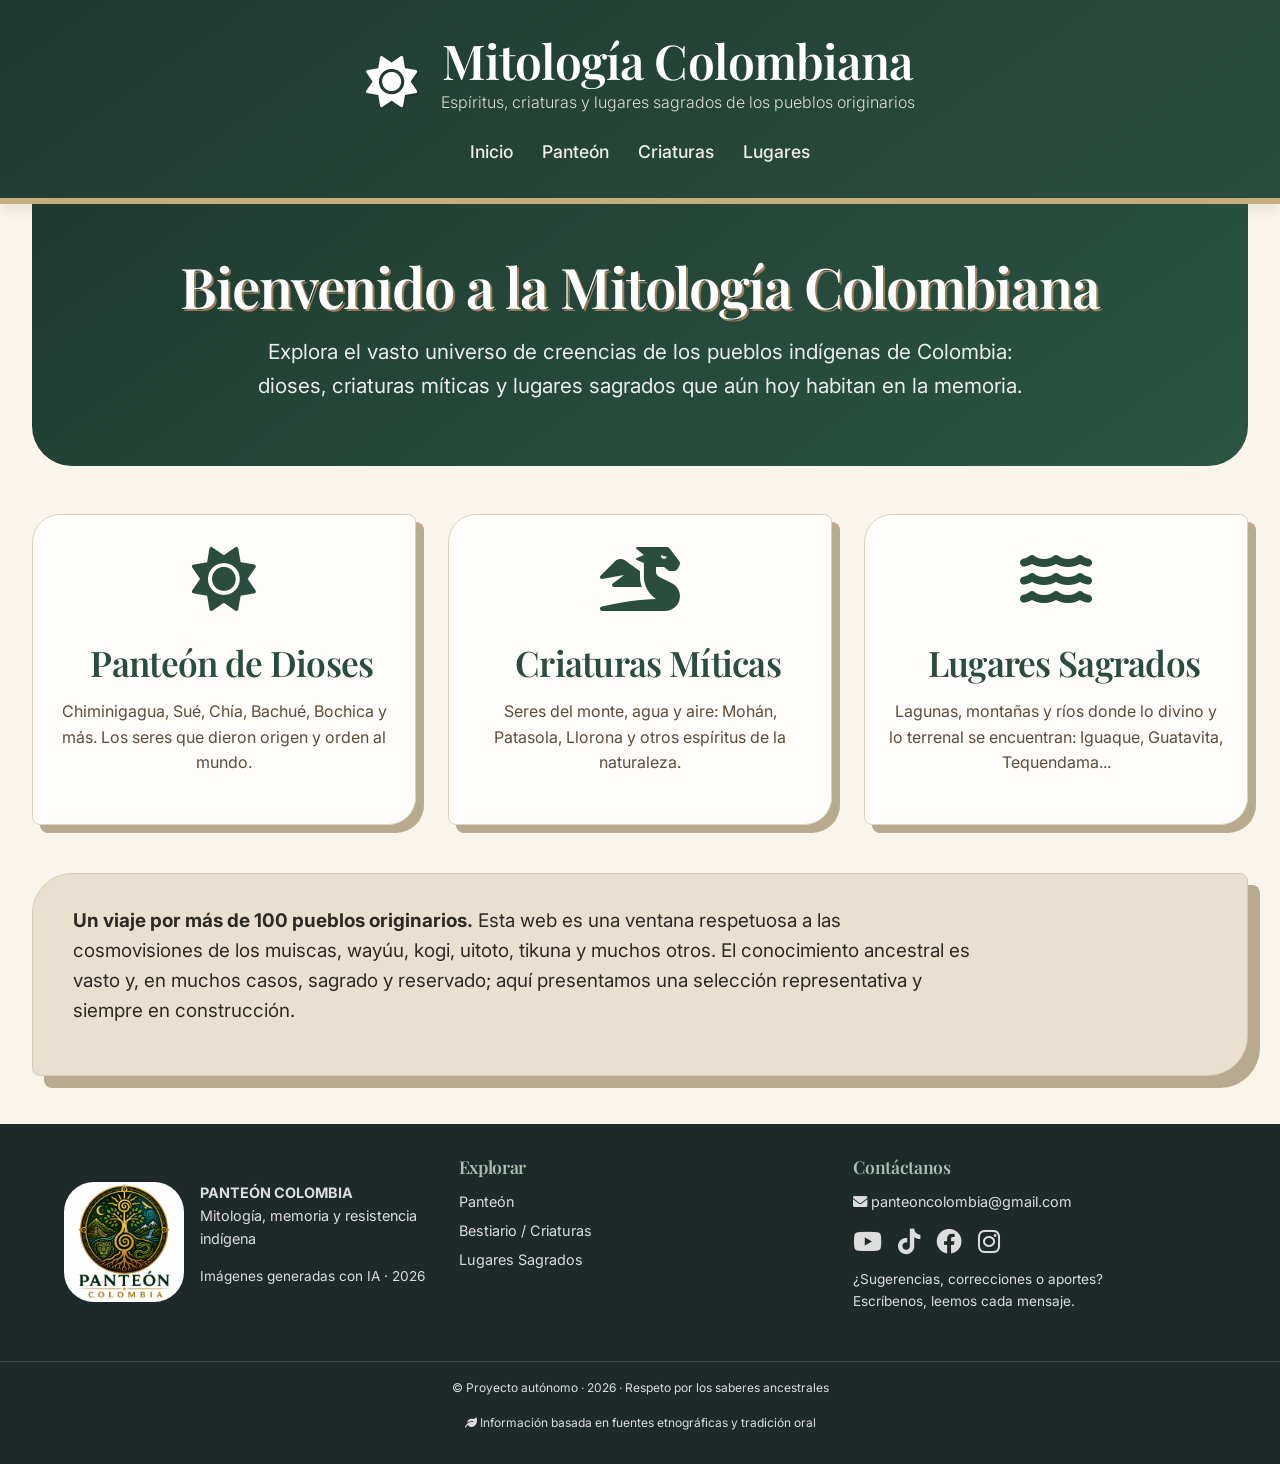
<file: index.html>
<!doctype html>
<html lang="es">
  <head>
    <meta charset="UTF-8" />
    <meta name="viewport" content="width=device-width, initial-scale=1.0" />
    <title>Mitología Colombiana · Raíces indígenas</title>
    <link rel="stylesheet" href="styles.css" />
    <link
      rel="stylesheet"
      href="https://cdnjs.cloudflare.com/ajax/libs/font-awesome/6.0.0-beta3/css/all.min.css"
    />
    <link rel="preconnect" href="https://fonts.googleapis.com" />
    <link rel="preconnect" href="https://fonts.gstatic.com" crossorigin />
    <link
      href="https://fonts.googleapis.com/css2?family=Inter:opsz,wght@14..32,300..700&family=Playfair+Display:ital,wght@0,400..700;1,400..700&display=swap"
      rel="stylesheet"
    />
    <script src="js/footer-component.js" defer></script>
  </head>
  <body>
    <header>
      <div class="container">
        <div class="logo-area">
          <i class="fas fa-sun logo-icon"></i>
          <div class="site-title">
            <h1>Mitología Colombiana</h1>
            <p>
              Espíritus, criaturas y lugares sagrados de los pueblos originarios
            </p>
          </div>
        </div>
        <nav>
          <ul>
            <li><a href="index.html" aria-current="page">Inicio</a></li>
            <li><a href="panteon/index.html">Panteón</a></li>
            <li><a href="criaturas/index.html">Criaturas</a></li>
            <li><a href="lugares/index.html">Lugares</a></li>
          </ul>
        </nav>
      </div>
    </header>

    <main class="container">
      <section class="hero">
        <h1>Bienvenido a la Mitología Colombiana</h1>
        <p>
          Explora el vasto universo de creencias de los pueblos indígenas de
          Colombia: dioses, criaturas míticas y lugares sagrados que aún hoy
          habitan en la memoria.
        </p>
      </section>

      <div class="menu-grid">
        <a href="panteon/index.html" class="menu-card">
          <i class="fas fa-sun"></i>
          <h2>Panteón de Dioses</h2>
          <p>
            Chiminigagua, Sué, Chía, Bachué, Bochica y más. Los seres que dieron
            origen y orden al mundo.
          </p>
        </a>
        <a href="criaturas/index.html" class="menu-card">
          <i class="fas fa-dragon"></i>
          <h2>Criaturas Míticas</h2>

          <p>
            Seres del monte, agua y aire: Mohán, Patasola, Llorona y otros
            espíritus de la naturaleza.
          </p>
        </a>
        <a href="lugares/index.html" class="menu-card">
          <i class="fas fa-water"></i>
          <h2>Lugares Sagrados</h2>
          <p>
            Lagunas, montañas y ríos donde lo divino y lo terrenal se
            encuentran: Iguaque, Guatavita, Tequendama...
          </p>
        </a>
      </div>

      <div class="intro-card" style="background: #e9e0d0; margin-top: 2rem">
        <p>
          <strong>Un viaje por más de 100 pueblos originarios.</strong> Esta web
          es una ventana respetuosa a las cosmovisiones de los muiscas, wayúu,
          kogi, uitoto, tikuna y muchos otros. El conocimiento ancestral es
          vasto y, en muchos casos, sagrado y reservado; aquí presentamos una
          selección representativa y siempre en construcción.
        </p>
      </div>
    </main>

    <footer-mitologia></footer-mitologia>
  </body>
</html>
</file>
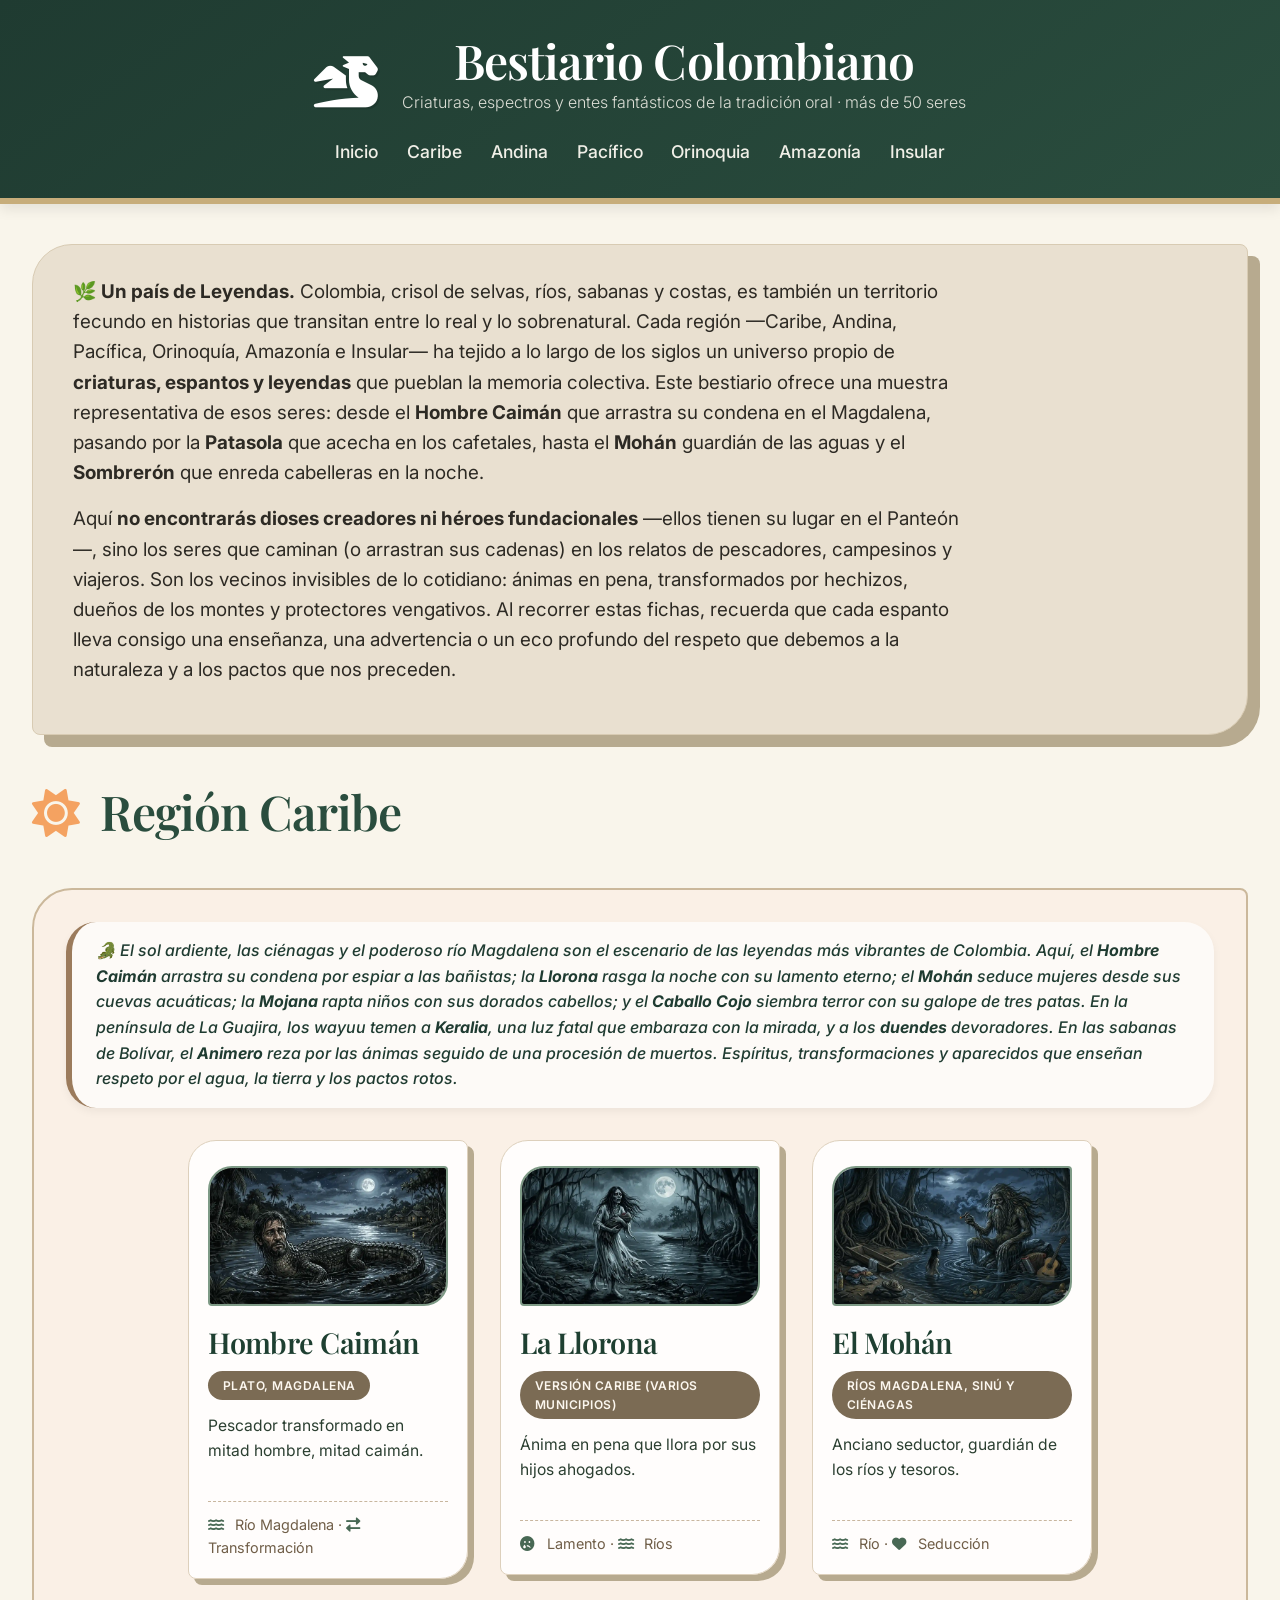
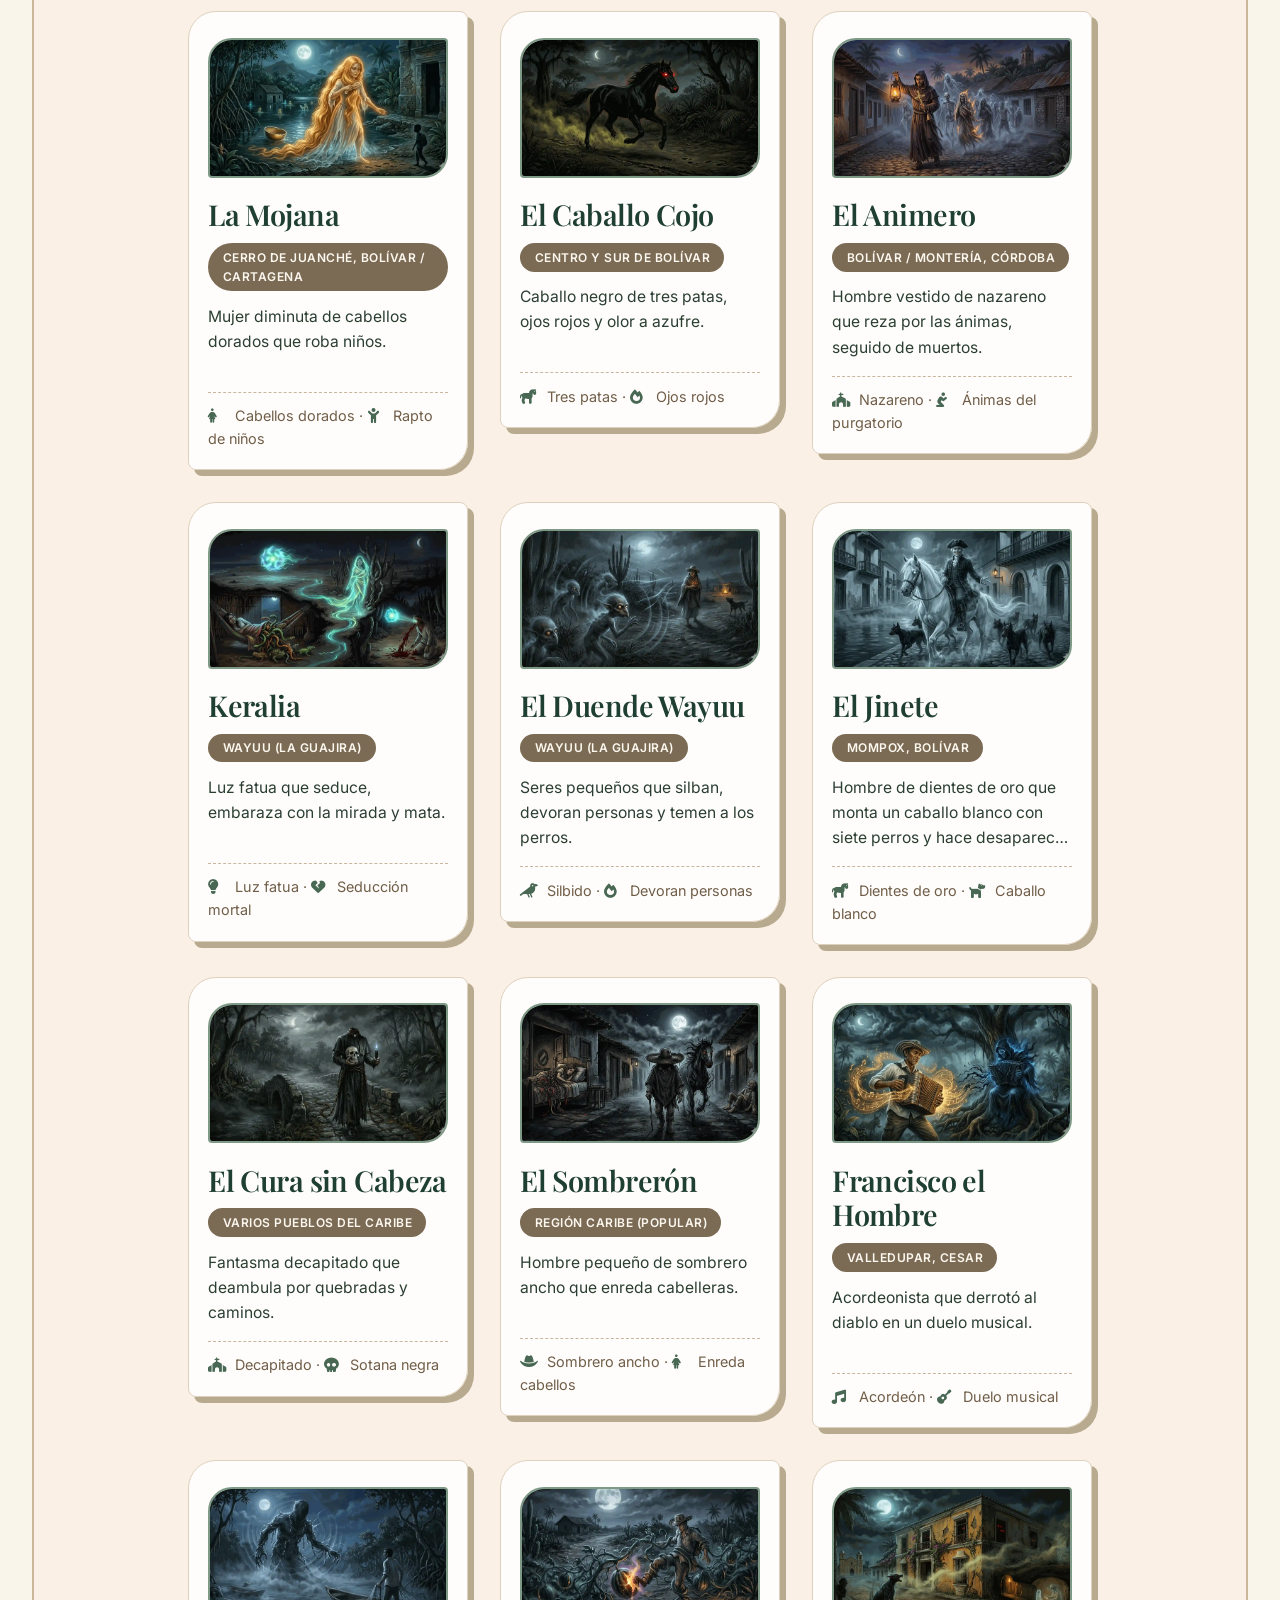
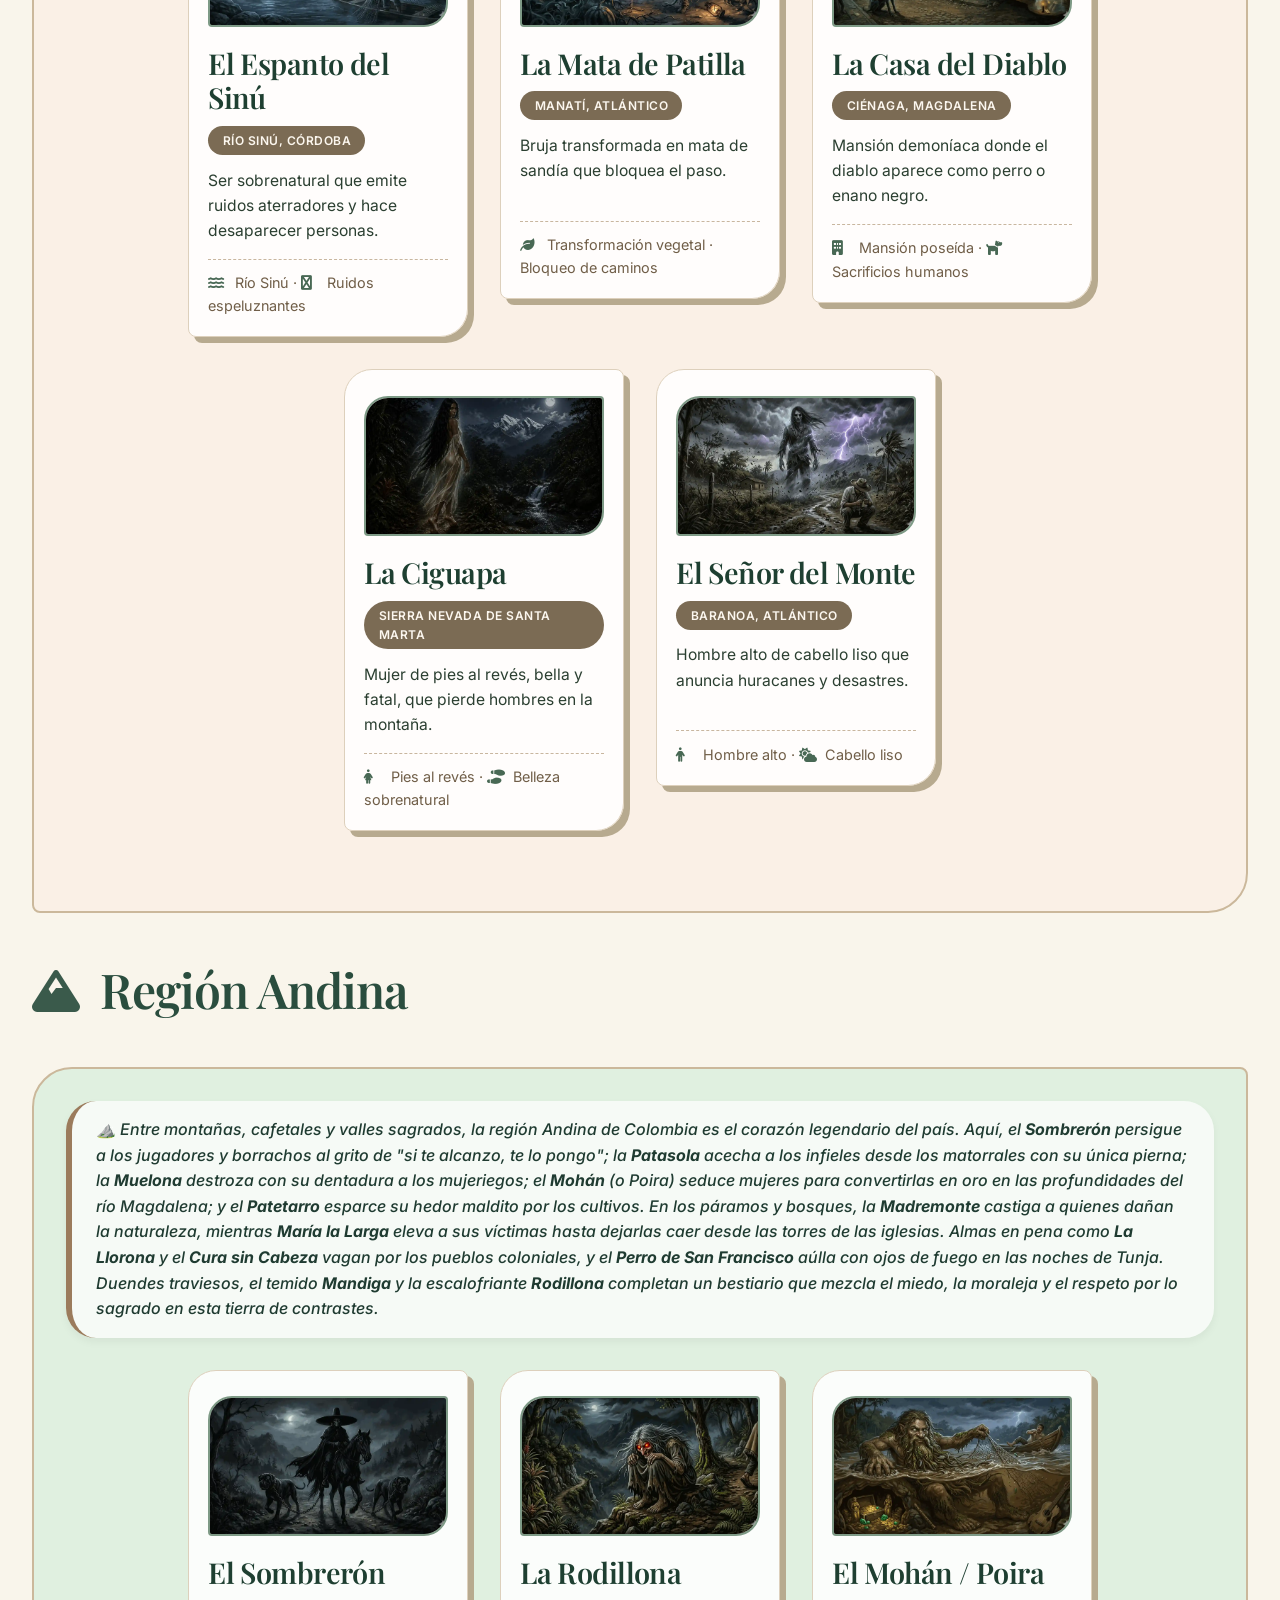
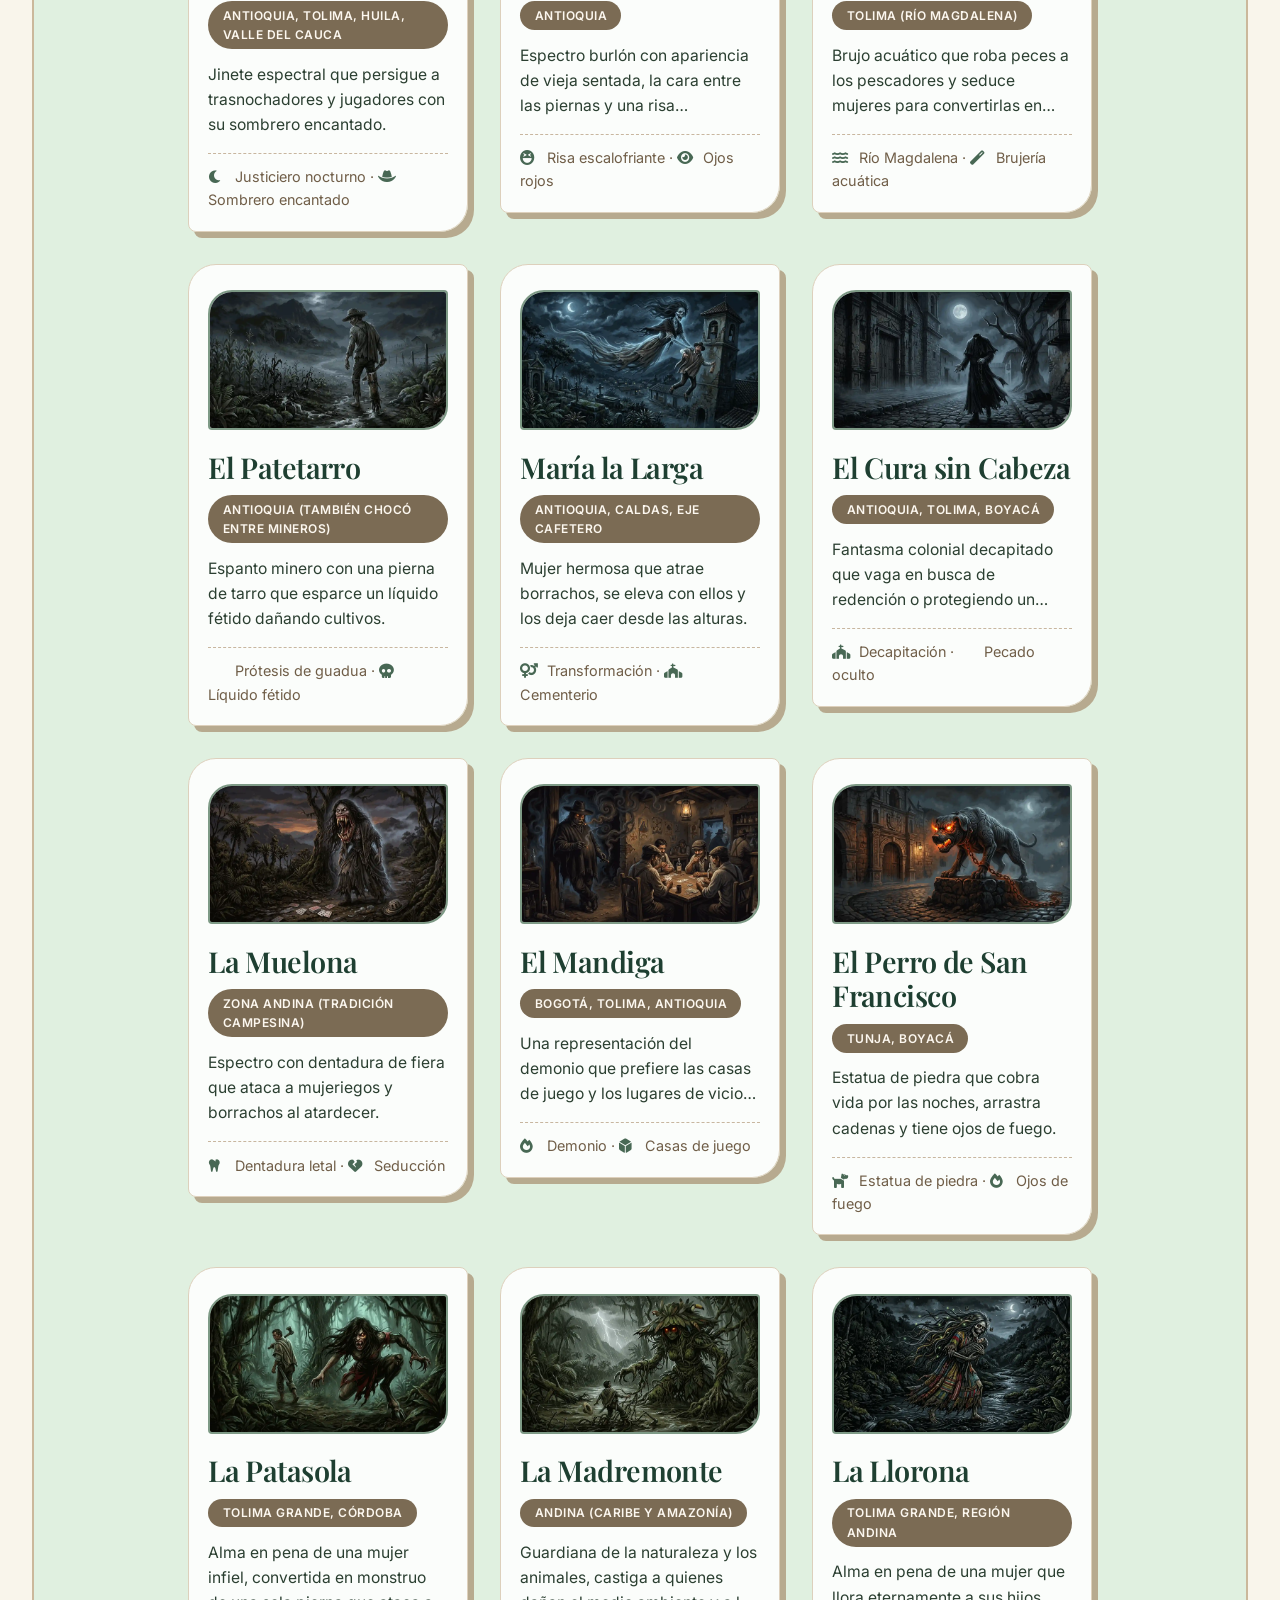
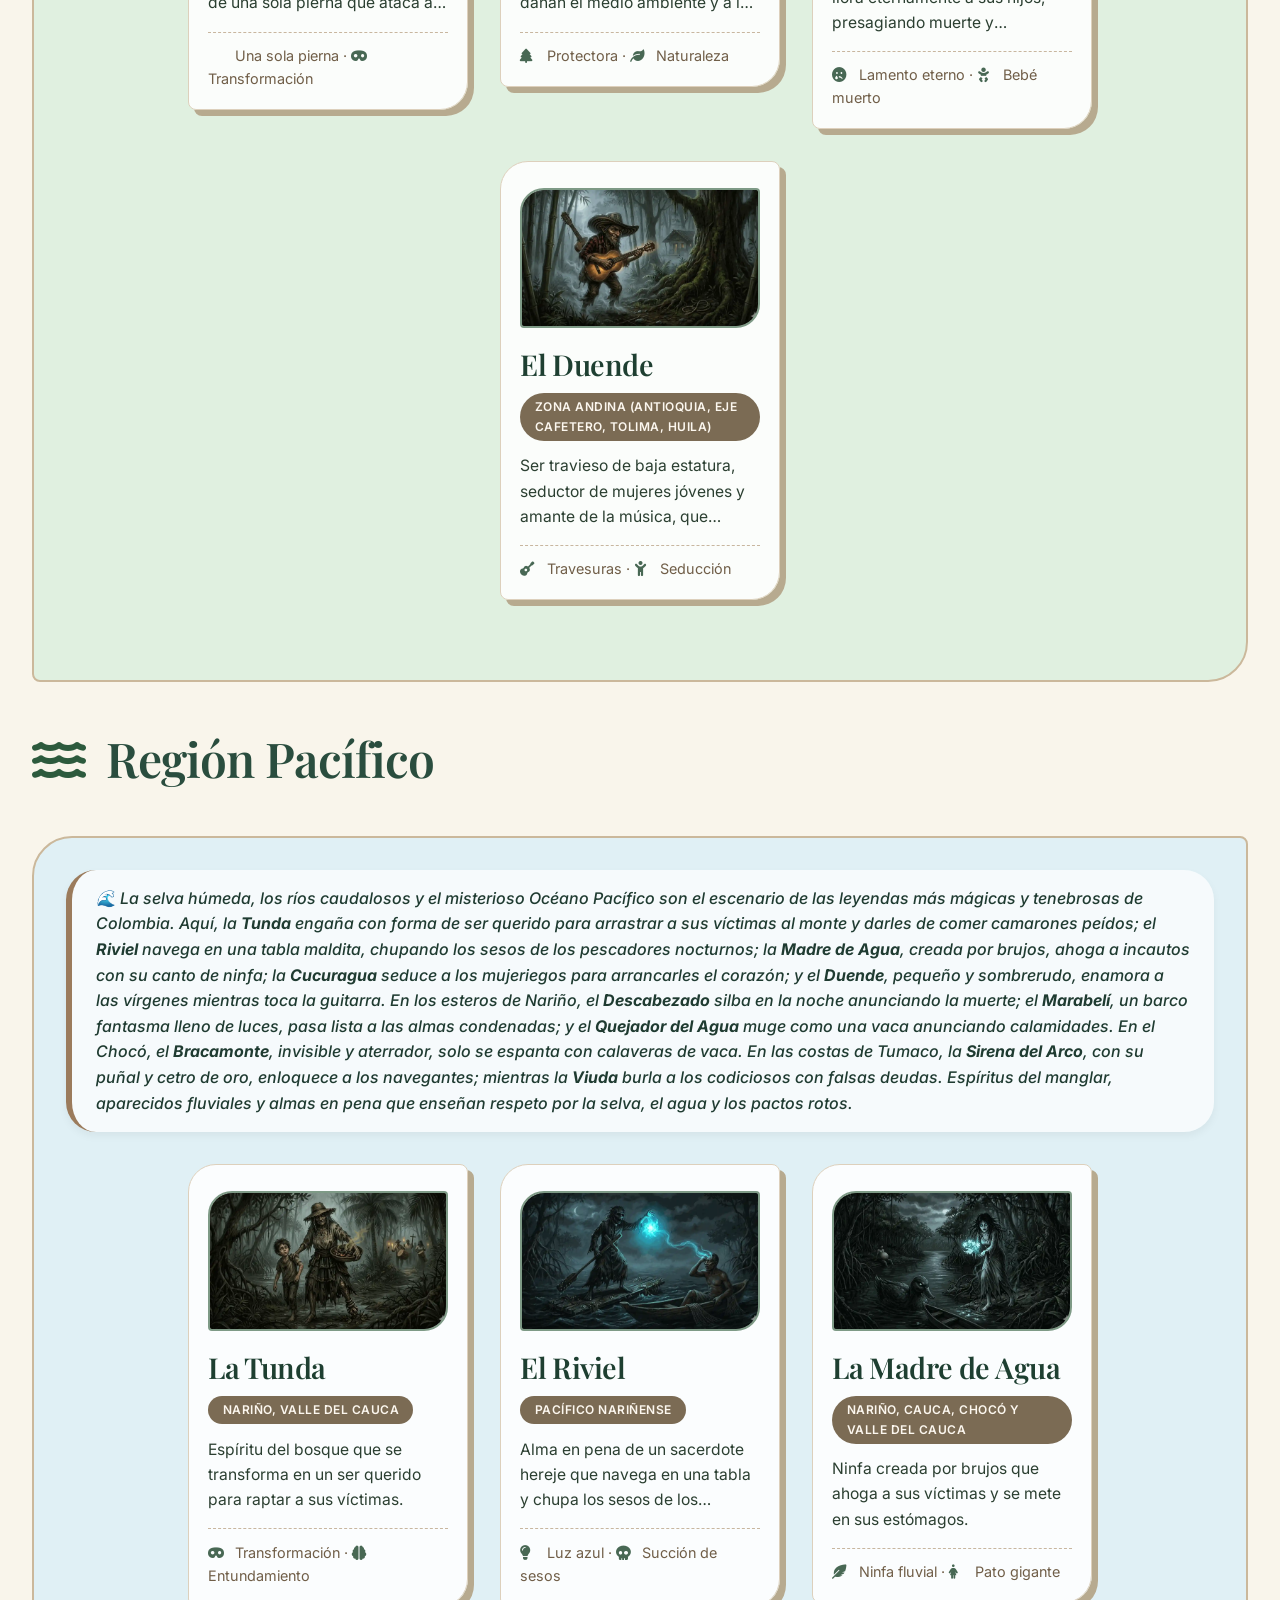
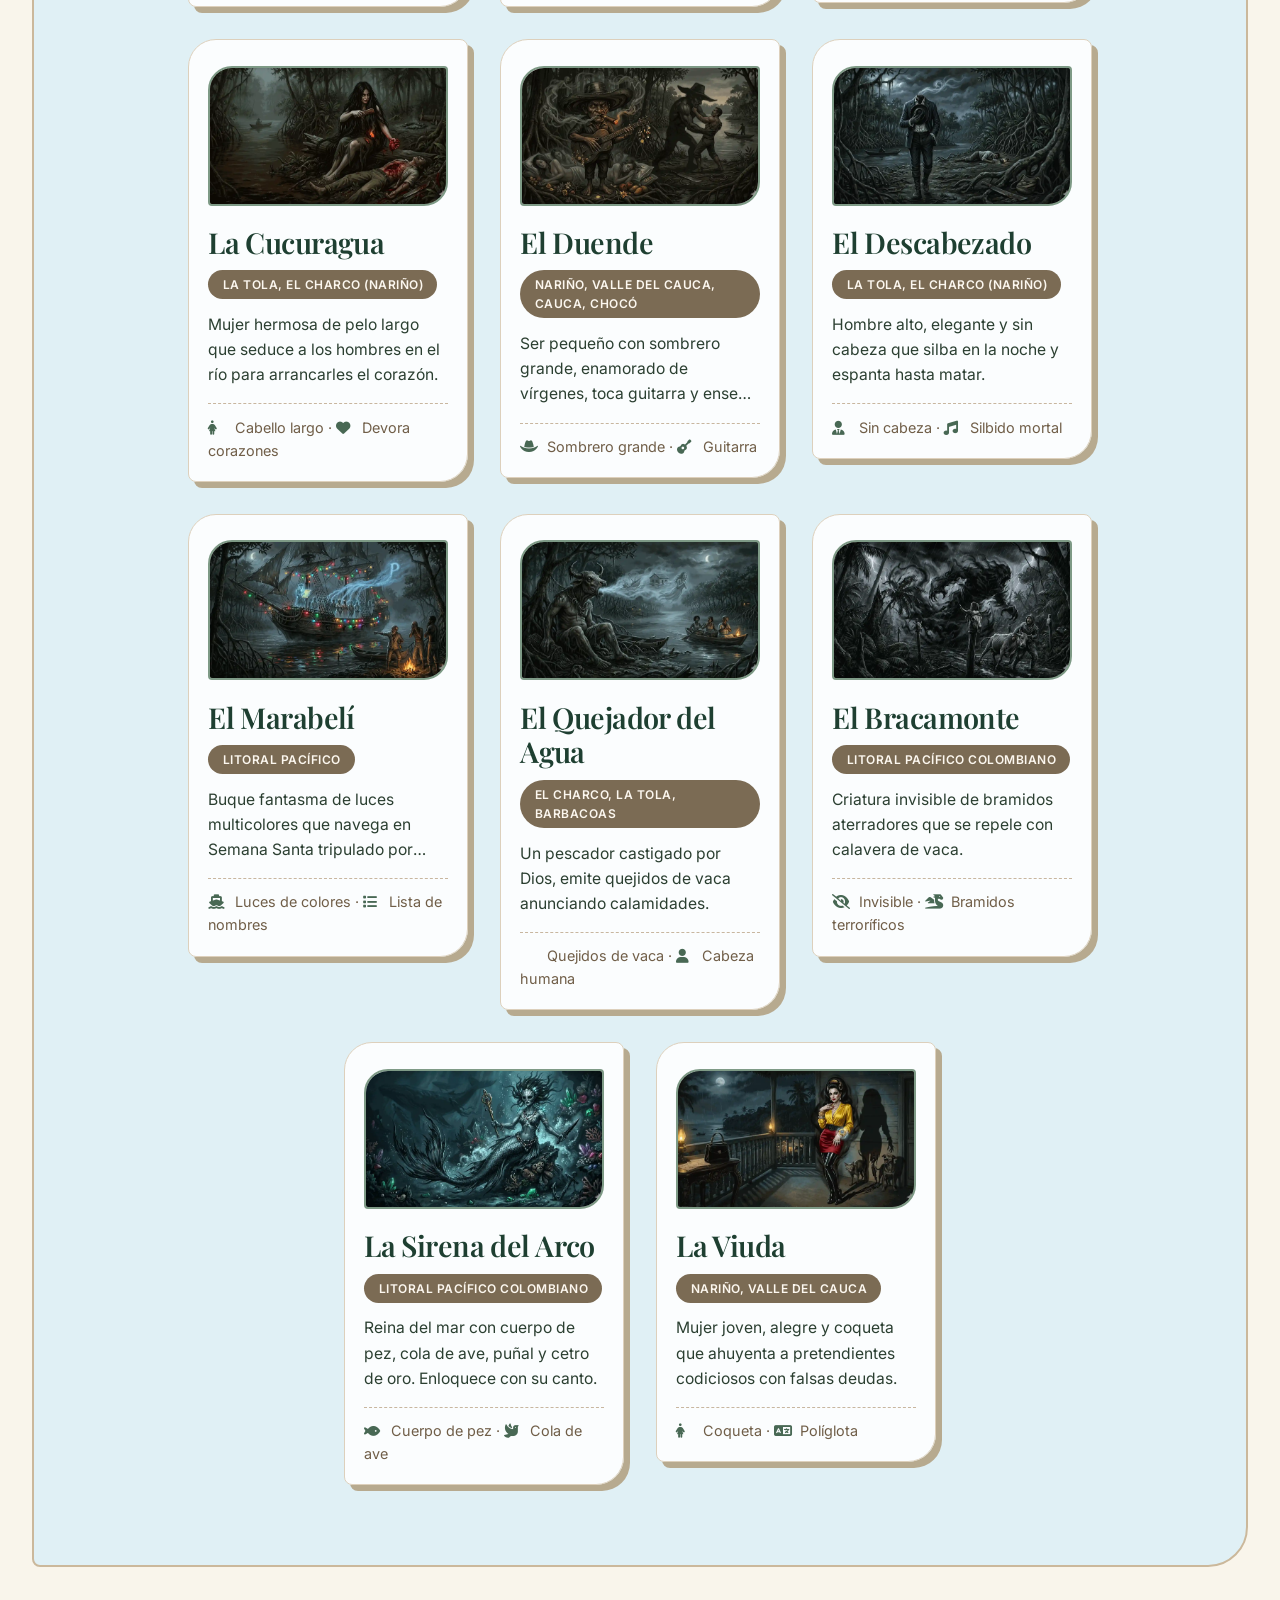
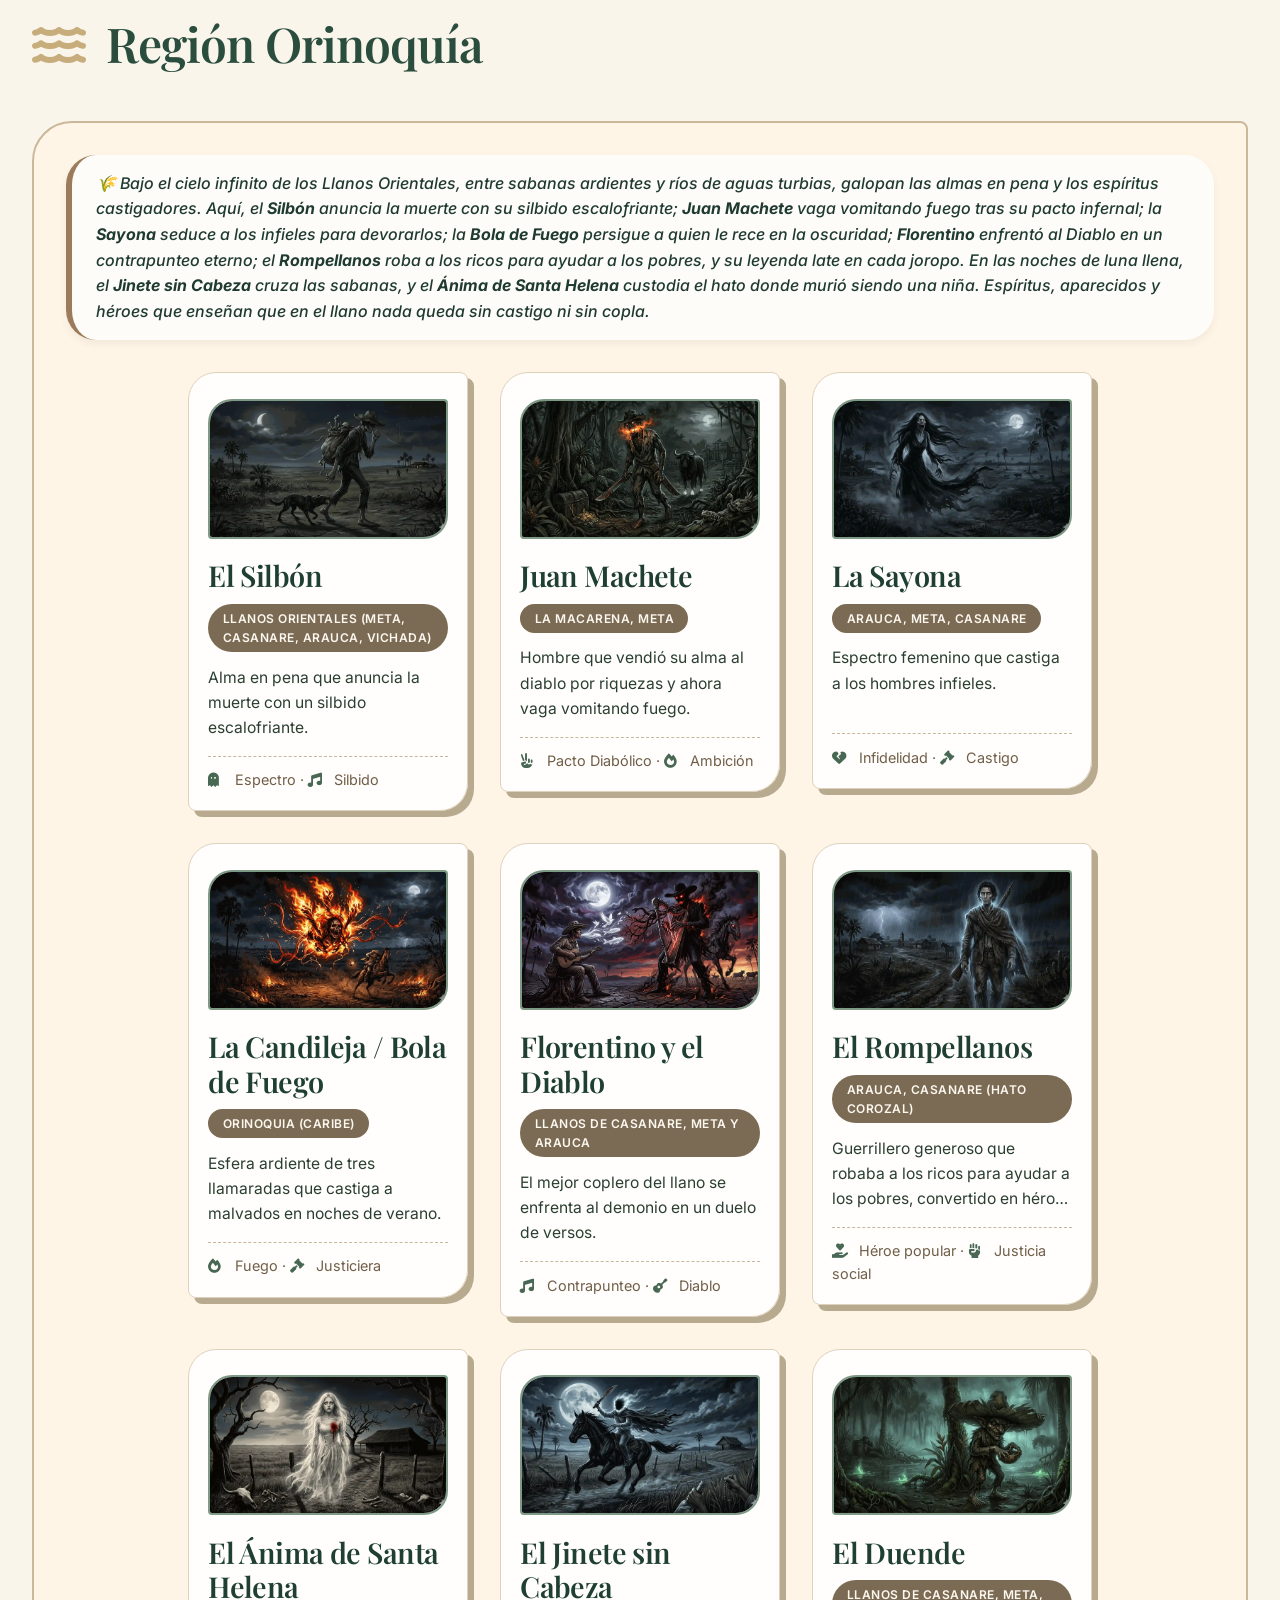
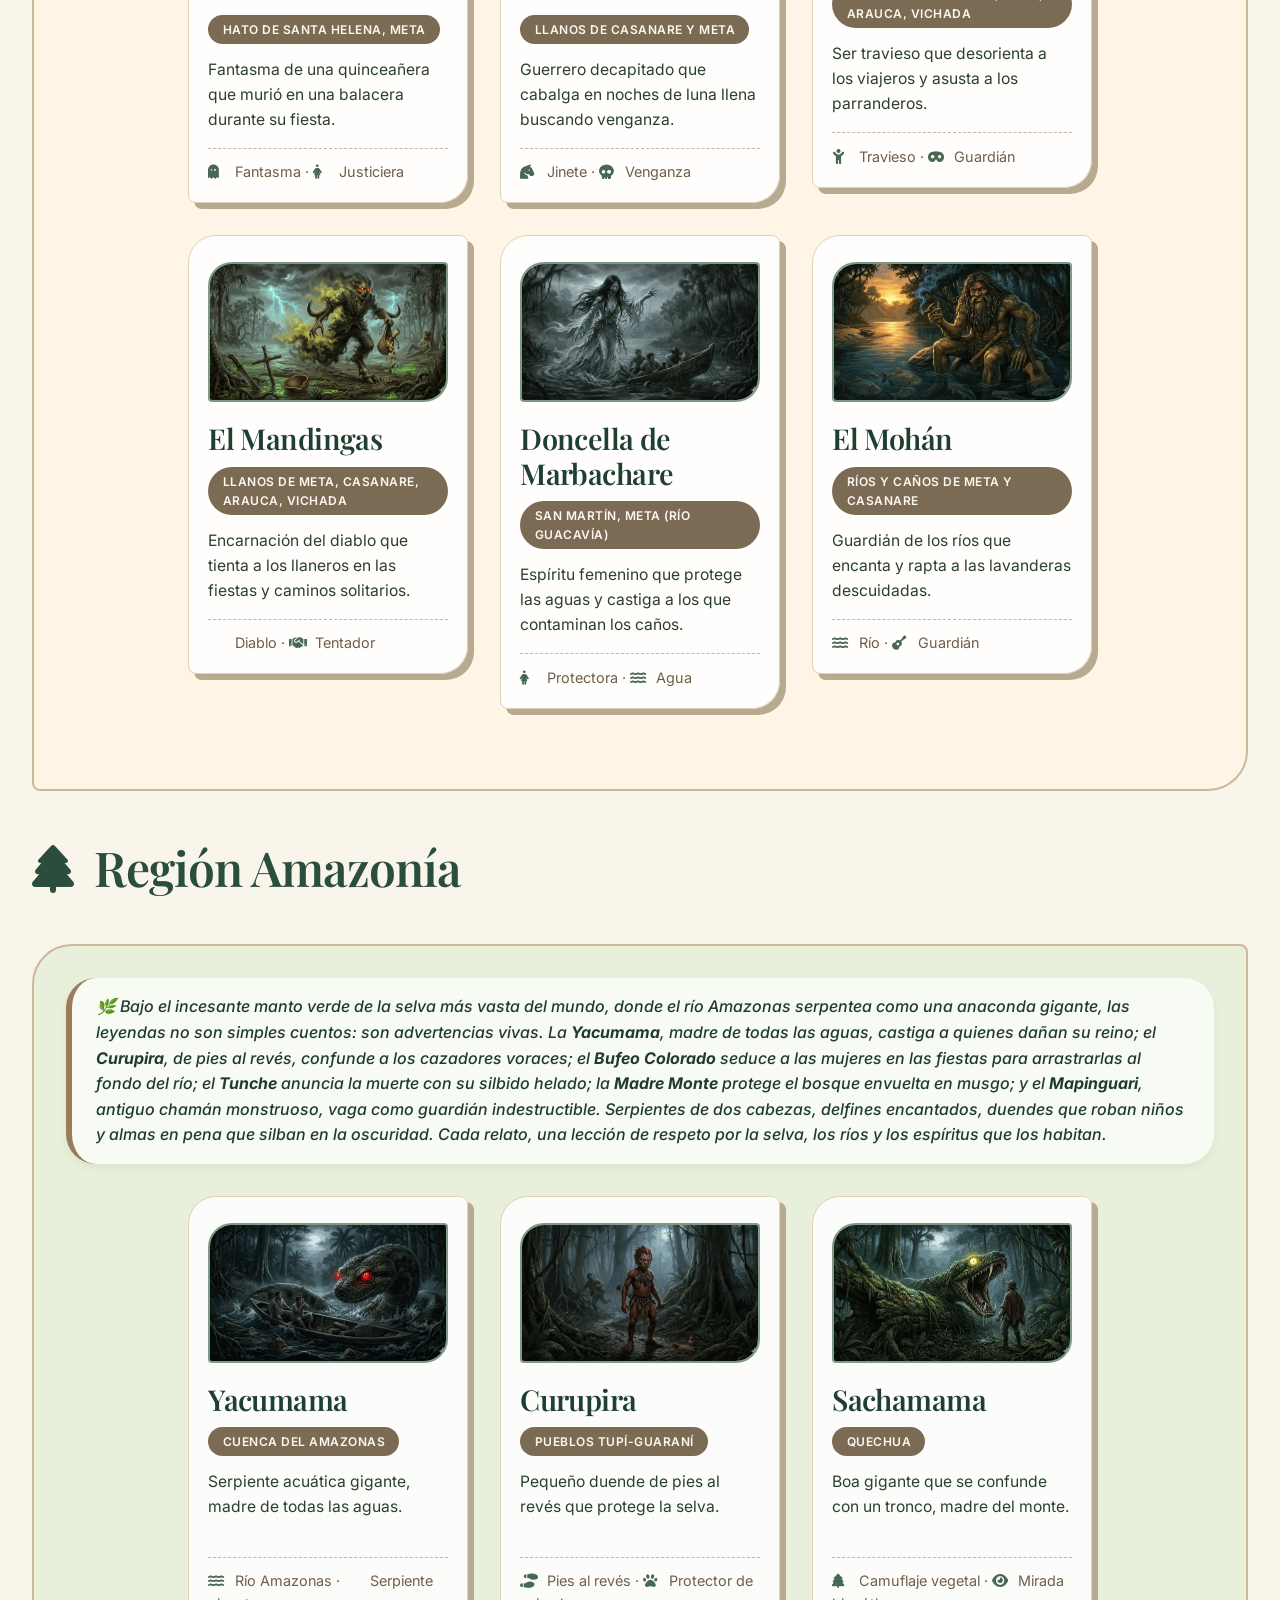
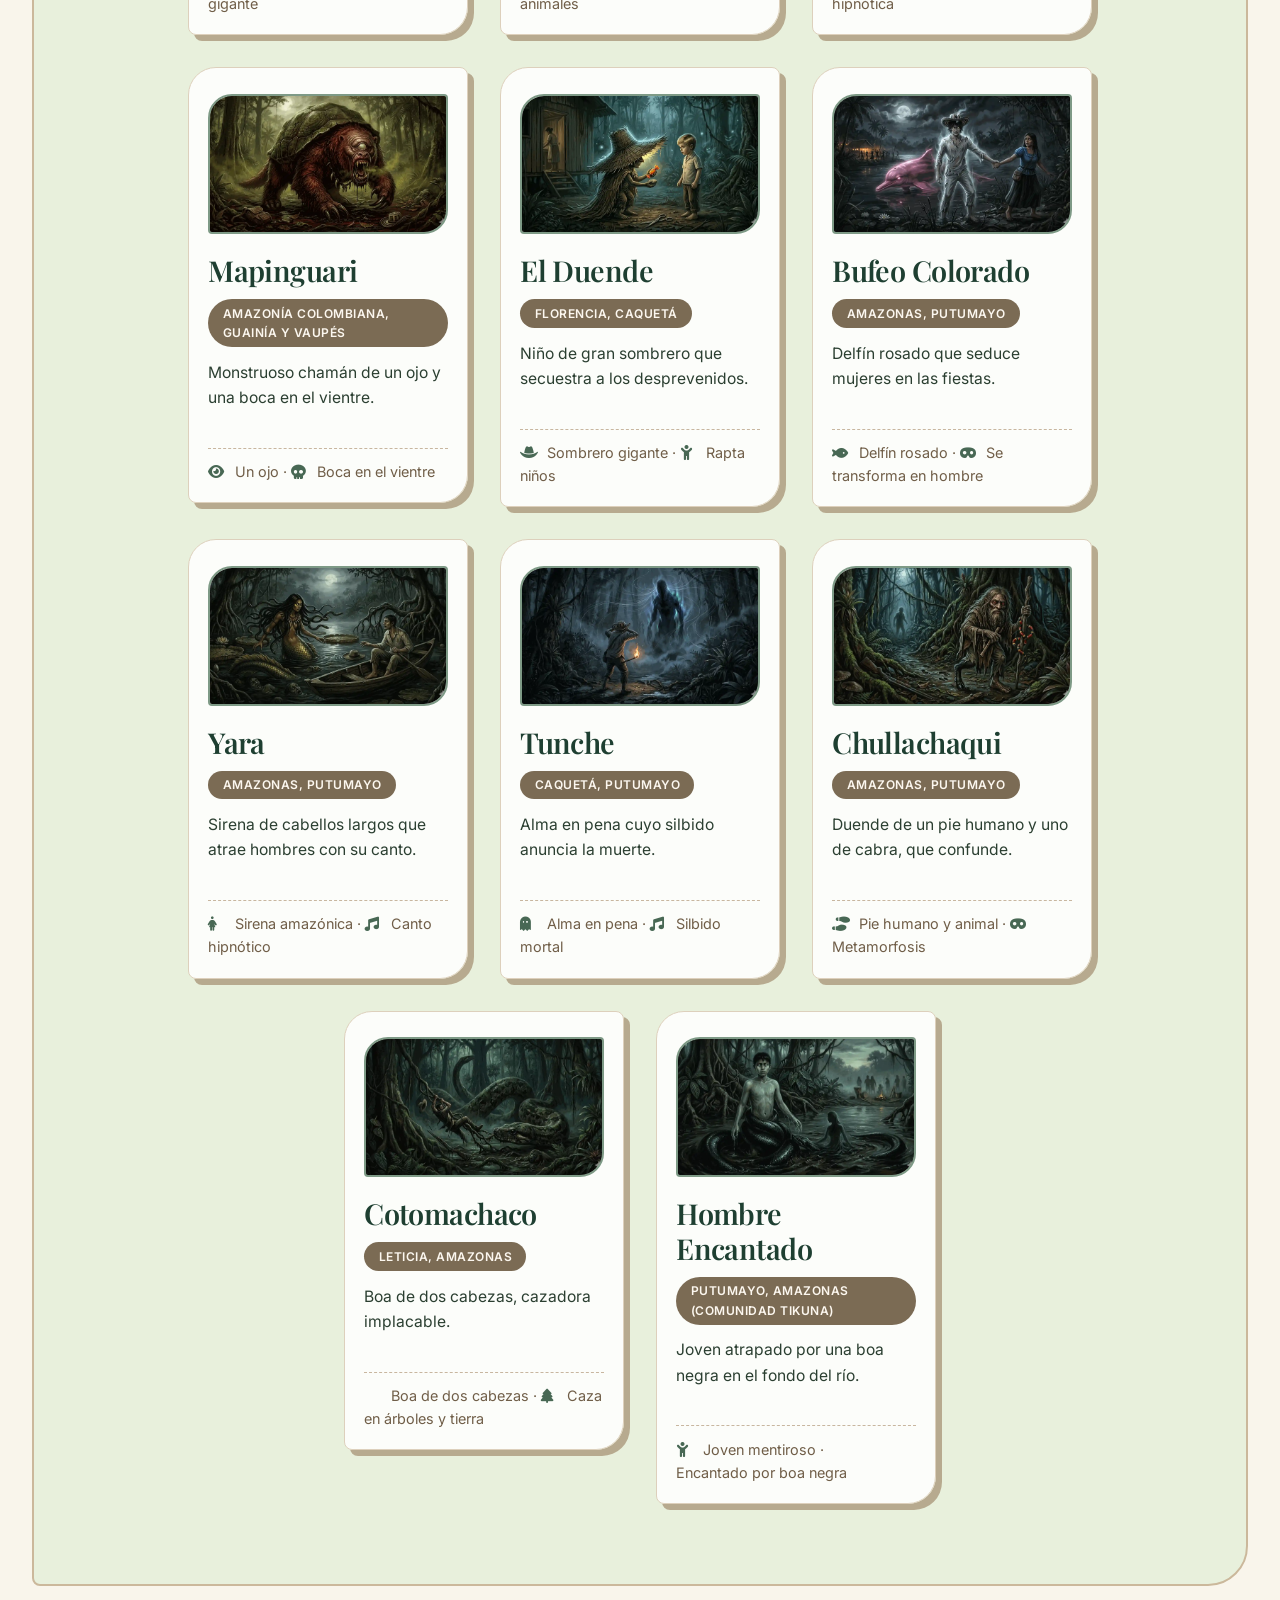
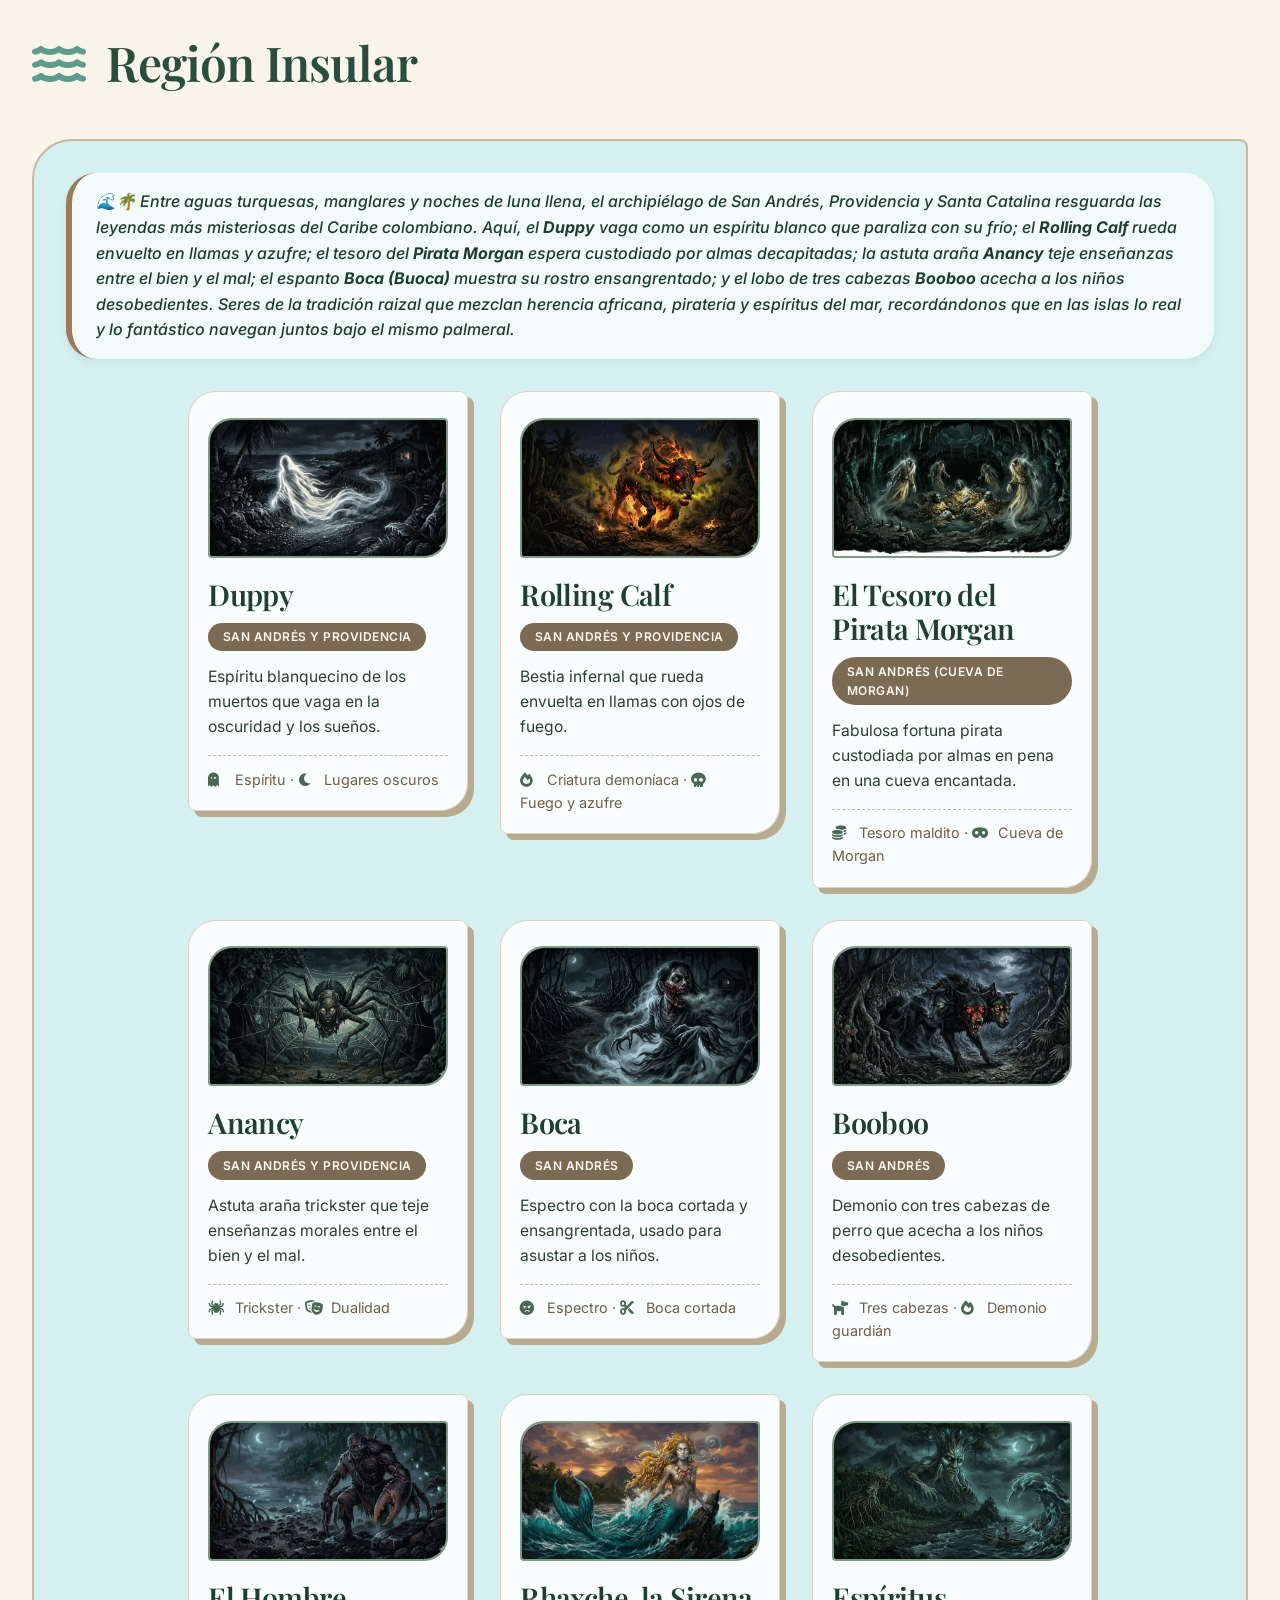
<file: criaturas/index.html>
<!doctype html>
<html lang="es">
  <head>
    <meta charset="UTF-8" />
    <meta name="viewport" content="width=device-width, initial-scale=1.0" />
    <title>Bestiario · Criaturas de Colombia</title>
    <link rel="stylesheet" href="../styles.css" />
    <link
      rel="stylesheet"
      href="https://cdnjs.cloudflare.com/ajax/libs/font-awesome/6.0.0-beta3/css/all.min.css"
    />
    <link rel="preconnect" href="https://fonts.googleapis.com" />
    <link rel="preconnect" href="https://fonts.gstatic.com" crossorigin />
    <link
      href="https://fonts.googleapis.com/css2?family=Inter:opsz,wght@14..32,300..700&family=Playfair+Display:ital,wght@0,400..700;1,400..700&display=swap"
      rel="stylesheet"
    />
   
  </head>
  <body>
    <header>
      <div class="container">
        <div class="logo-area">
          <i class="fas fa-dragon logo-icon"></i>
          <div class="site-title">
            <h1>Bestiario Colombiano</h1>
            <p>
              Criaturas, espectros y entes fantásticos de la tradición oral ·
              más de 50 seres
            </p>
          </div>
        </div>
        <nav>
          <ul>
            <li><a href="../index.html">Inicio</a></li>
            <li><a href="#caribe">Caribe</a></li>
            <li><a href="#andina">Andina</a></li>
            <li><a href="#pacifico">Pacífico</a></li>
            <li><a href="#orinoquia">Orinoquia</a></li>
            <li><a href="#amazonia">Amazonía</a></li>
            <li><a href="#insular">Insular</a></li>
          </ul>
        </nav>
      </div>
    </header>

    <main class="container">
      <!-- Introducción y respeto -->
      <div class="intro-card">
        <p>
          <strong>🌿 Un país de Leyendas.</strong> Colombia, crisol de selvas,
          ríos, sabanas y costas, es también un territorio fecundo en historias
          que transitan entre lo real y lo sobrenatural. Cada región —Caribe,
          Andina, Pacífica, Orinoquía, Amazonía e Insular— ha tejido a lo largo
          de los siglos un universo propio de
          <strong>criaturas, espantos y leyendas</strong> que pueblan la memoria
          colectiva. Este bestiario ofrece una muestra representativa de esos
          seres: desde el <strong>Hombre Caimán</strong> que arrastra su condena
          en el Magdalena, pasando por la <strong>Patasola</strong> que acecha
          en los cafetales, hasta el <strong>Mohán</strong> guardián de las
          aguas y el <strong>Sombrerón</strong> que enreda cabelleras en la
          noche.
        </p>
        <p>
          Aquí
          <strong
            >no encontrarás dioses creadores ni héroes fundacionales</strong
          >
          —ellos tienen su lugar en el
          <a href="../panteon/index.html">Panteón</a>—, sino los seres que
          caminan (o arrastran sus cadenas) en los relatos de pescadores,
          campesinos y viajeros. Son los vecinos invisibles de lo cotidiano:
          ánimas en pena, transformados por hechizos, dueños de los montes y
          protectores vengativos. Al recorrer estas fichas, recuerda que cada
          espanto lleva consigo una enseñanza, una advertencia o un eco profundo
          del respeto que debemos a la naturaleza y a los pactos que nos
          preceden.
        </p>
      </div>

      <!-- ==================== REGIÓN CARIBE ==================== -->
      <section id="caribe">
        <h1>
          <i class="fas fa-sun" style="margin-right: 0.7rem; color: #f4a261"></i>
          Región Caribe
        </h1>
        <div class="cultura-block" style="background: #faf0e6">
          <p class="nota-destacada">
            🐊 El sol ardiente, las ciénagas y el poderoso río Magdalena son el
            escenario de las leyendas más vibrantes de Colombia. Aquí, el
            <strong>Hombre Caimán</strong> arrastra su condena por espiar a las
            bañistas; la <strong>Llorona</strong> rasga la noche con su lamento
            eterno; el <strong>Mohán</strong> seduce mujeres desde sus cuevas
            acuáticas; la <strong>Mojana</strong> rapta niños con sus dorados
            cabellos; y el <strong>Caballo Cojo</strong> siembra terror con su
            galope de tres patas. En la península de La Guajira, los wayuu temen
            a <strong>Keralia</strong>, una luz fatal que embaraza con la
            mirada, y a los <strong>duendes</strong> devoradores. En las sabanas
            de Bolívar, el <strong>Animero</strong> reza por las ánimas seguido
            de una procesión de muertos. Espíritus, transformaciones y
            aparecidos que enseñan respeto por el agua, la tierra y los pactos
            rotos.
          </p>
          <div class="deity-grid" id="grid-caribe"></div>
        </div>
      </section>

      <!-- ==================== REGIÓN ANDINA ==================== -->
      <section id="andina">
        <h1>
          <i class="fas fa-mountain" style="margin-right: 0.7rem; color: #3a5a4b"></i>
          Región Andina
        </h1>
        <div class="cultura-block" style="background: #e0f0e0">
          <p class="nota-destacada">
            ⛰️ Entre montañas, cafetales y valles sagrados, la región Andina de Colombia es el corazón
            legendario del país. Aquí, el <strong>Sombrerón</strong> persigue a los jugadores y borrachos
            al grito de "si te alcanzo, te lo pongo"; la <strong>Patasola</strong> acecha a los infieles
            desde los matorrales con su única pierna; la <strong>Muelona</strong> destroza con su dentadura
            a los mujeriegos; el <strong>Mohán</strong> (o Poira) seduce mujeres para convertirlas en oro
            en las profundidades del río Magdalena; y el <strong>Patetarro</strong> esparce su hedor
            maldito por los cultivos. En los páramos y bosques, la <strong>Madremonte</strong> castiga a
            quienes dañan la naturaleza, mientras <strong>María la Larga</strong> eleva a sus víctimas
            hasta dejarlas caer desde las torres de las iglesias. Almas en pena como <strong>La Llorona</strong>
            y el <strong>Cura sin Cabeza</strong> vagan por los pueblos coloniales, y el <strong>Perro de San Francisco</strong>
            aúlla con ojos de fuego en las noches de Tunja. Duendes traviesos, el temido <strong>Mandiga</strong>
            y la escalofriante <strong>Rodillona</strong> completan un bestiario que mezcla el miedo, la
            moraleja y el respeto por lo sagrado en esta tierra de contrastes.
          </p>
          <div class="deity-grid" id="grid-andina"></div>
        </div>
      </section>

      <!-- ==================== REGIÓN PACÍFICO ==================== -->
      <section id="pacifico">
        <h1>
          <i class="fas fa-water" style="margin-right: 0.7rem; color: #2d5a3d"></i>
          Región Pacífico
        </h1>
        <div class="cultura-block" style="background: #e0f0f5">
          <p class="nota-destacada">
            🌊 La selva húmeda, los ríos caudalosos y el misterioso Océano Pacífico son el
            escenario de las leyendas más mágicas y tenebrosas de Colombia. Aquí, la
            <strong>Tunda</strong> engaña con forma de ser querido para arrastrar a sus
            víctimas al monte y darles de comer camarones peídos; el <strong>Riviel</strong>
            navega en una tabla maldita, chupando los sesos de los pescadores nocturnos;
            la <strong>Madre de Agua</strong>, creada por brujos, ahoga a incautos con su
            canto de ninfa; la <strong>Cucuragua</strong> seduce a los mujeriegos para
            arrancarles el corazón; y el <strong>Duende</strong>, pequeño y sombrerudo,
            enamora a las vírgenes mientras toca la guitarra. En los esteros de Nariño,
            el <strong>Descabezado</strong> silba en la noche anunciando la muerte; el
            <strong>Marabelí</strong>, un barco fantasma lleno de luces, pasa lista a las
            almas condenadas; y el <strong>Quejador del Agua</strong> muge como una vaca
            anunciando calamidades. En el Chocó, el <strong>Bracamonte</strong>, invisible
            y aterrador, solo se espanta con calaveras de vaca. En las costas de Tumaco,
            la <strong>Sirena del Arco</strong>, con su puñal y cetro de oro, enloquece a
            los navegantes; mientras la <strong>Viuda</strong> burla a los codiciosos con
            falsas deudas. Espíritus del manglar, aparecidos fluviales y almas en pena que
            enseñan respeto por la selva, el agua y los pactos rotos.
          </p>
          <div class="deity-grid" id="grid-pacifico"></div>
        </div>
      </section>

      <!-- ==================== REGIÓN ORINOQUÍA ==================== -->
      <section id="orinoquia">
        <h1>
          <i class="fas fa-water" style="margin-right: 0.7rem; color: #c7ad7b"></i>
          Región Orinoquía
        </h1>
        <div class="cultura-block" style="background: #fef5e7">
          <p class="nota-destacada">
            🌾 Bajo el cielo infinito de los Llanos Orientales, entre sabanas ardientes y ríos de aguas turbias,
            galopan las almas en pena y los espíritus castigadores. Aquí, el <strong>Silbón</strong> anuncia la muerte
            con su silbido escalofriante; <strong>Juan Machete</strong> vaga vomitando fuego tras su pacto infernal;
            la <strong>Sayona</strong> seduce a los infieles para devorarlos; la <strong>Bola de Fuego</strong>
            persigue a quien le rece en la oscuridad; <strong>Florentino</strong> enfrentó al Diablo en un
            contrapunteo eterno; el <strong>Rompellanos</strong> roba a los ricos para ayudar a los pobres, y su
            leyenda late en cada joropo. En las noches de luna llena, el <strong>Jinete sin Cabeza</strong> cruza las
            sabanas, y el <strong>Ánima de Santa Helena</strong> custodia el hato donde murió siendo una niña.
            Espíritus, aparecidos y héroes que enseñan que en el llano nada queda sin castigo ni sin copla.
          </p>
          <div class="deity-grid" id="grid-orinoquia"></div>
        </div>
      </section>

      <!-- ==================== REGIÓN AMAZONÍA ==================== -->
      <section id="amazonia">
        <h1>
          <i class="fas fa-tree" style="margin-right: 0.7rem; color: #2a4d3e"></i>
          Región Amazonía
        </h1>
        <div class="cultura-block" style="background: #e8f0dc">
          <p class="nota-destacada">
            🌿 Bajo el incesante manto verde de la selva más vasta del mundo, donde el río Amazonas serpentea como una anaconda gigante, las leyendas no son simples cuentos: son advertencias vivas. La <strong>Yacumama</strong>, madre de todas las aguas, castiga a quienes dañan su reino; el <strong>Curupira</strong>, de pies al revés, confunde a los cazadores voraces; el <strong>Bufeo Colorado</strong> seduce a las mujeres en las fiestas para arrastrarlas al fondo del río; el <strong>Tunche</strong> anuncia la muerte con su silbido helado; la <strong>Madre Monte</strong> protege el bosque envuelta en musgo; y el <strong>Mapinguari</strong>, antiguo chamán monstruoso, vaga como guardián indestructible. Serpientes de dos cabezas, delfines encantados, duendes que roban niños y almas en pena que silban en la oscuridad. Cada relato, una lección de respeto por la selva, los ríos y los espíritus que los habitan.
          </p>
          <div class="deity-grid" id="grid-amazonia"></div>
        </div>
      </section>

      <!-- ==================== REGIÓN INSULAR ==================== -->
      <section id="insular">
        <h1>
          <i class="fas fa-water" style="margin-right: 0.7rem; color: #5e9b8c"></i>
          Región Insular
        </h1>
        <div class="cultura-block" style="background: #d4f0f0">
          <p class="nota-destacada">
            🌊🌴 Entre aguas turquesas, manglares y noches de luna llena, el archipiélago de San Andrés, Providencia y Santa Catalina resguarda las leyendas más misteriosas del Caribe colombiano. Aquí, el <strong>Duppy</strong> vaga como un espíritu blanco que paraliza con su frío; el <strong>Rolling Calf</strong> rueda envuelto en llamas y azufre; el tesoro del <strong>Pirata Morgan</strong> espera custodiado por almas decapitadas; la astuta araña <strong>Anancy</strong> teje enseñanzas entre el bien y el mal; el espanto <strong>Boca (Buoca)</strong> muestra su rostro ensangrentado; y el lobo de tres cabezas <strong>Booboo</strong> acecha a los niños desobedientes. Seres de la tradición raizal que mezclan herencia africana, piratería y espíritus del mar, recordándonos que en las islas lo real y lo fantástico navegan juntos bajo el mismo palmeral.
          </p>
          <div class="deity-grid" id="grid-insular"></div>
        </div>
      </section>

      <!-- ============ NOTA DE EXHAUSTIVIDAD ============= -->
      <div class="respeto-note">
        <i class="fas fa-feather-alt" style="margin-right: 1rem; font-size: 2rem"></i>
        <span>
          <strong>Un bestiario vivo.</strong> Colombia es un país de regiones, y
          su tradición oral es inabarcable. Este listado de criaturas es una
          compilación de las más representativas, pero existen muchas más en las
          narrativas locales de cada pueblo. Gran parte de este conocimiento es
          <strong>sagrado y reservado</strong> para las comunidades. Esta página
          es una ventana respetuosa a ese inmenso universo de imaginación y fe.
        </span>
      </div>
    </main>

    <script src="../js/footer-component.js" defer></script>
    <footer-mitologia></footer-mitologia>
    <script src="../js/criaturas.js"></script>
    <script src="../js/criaturas-render.js"></script>
  </body>
</html>
</file>
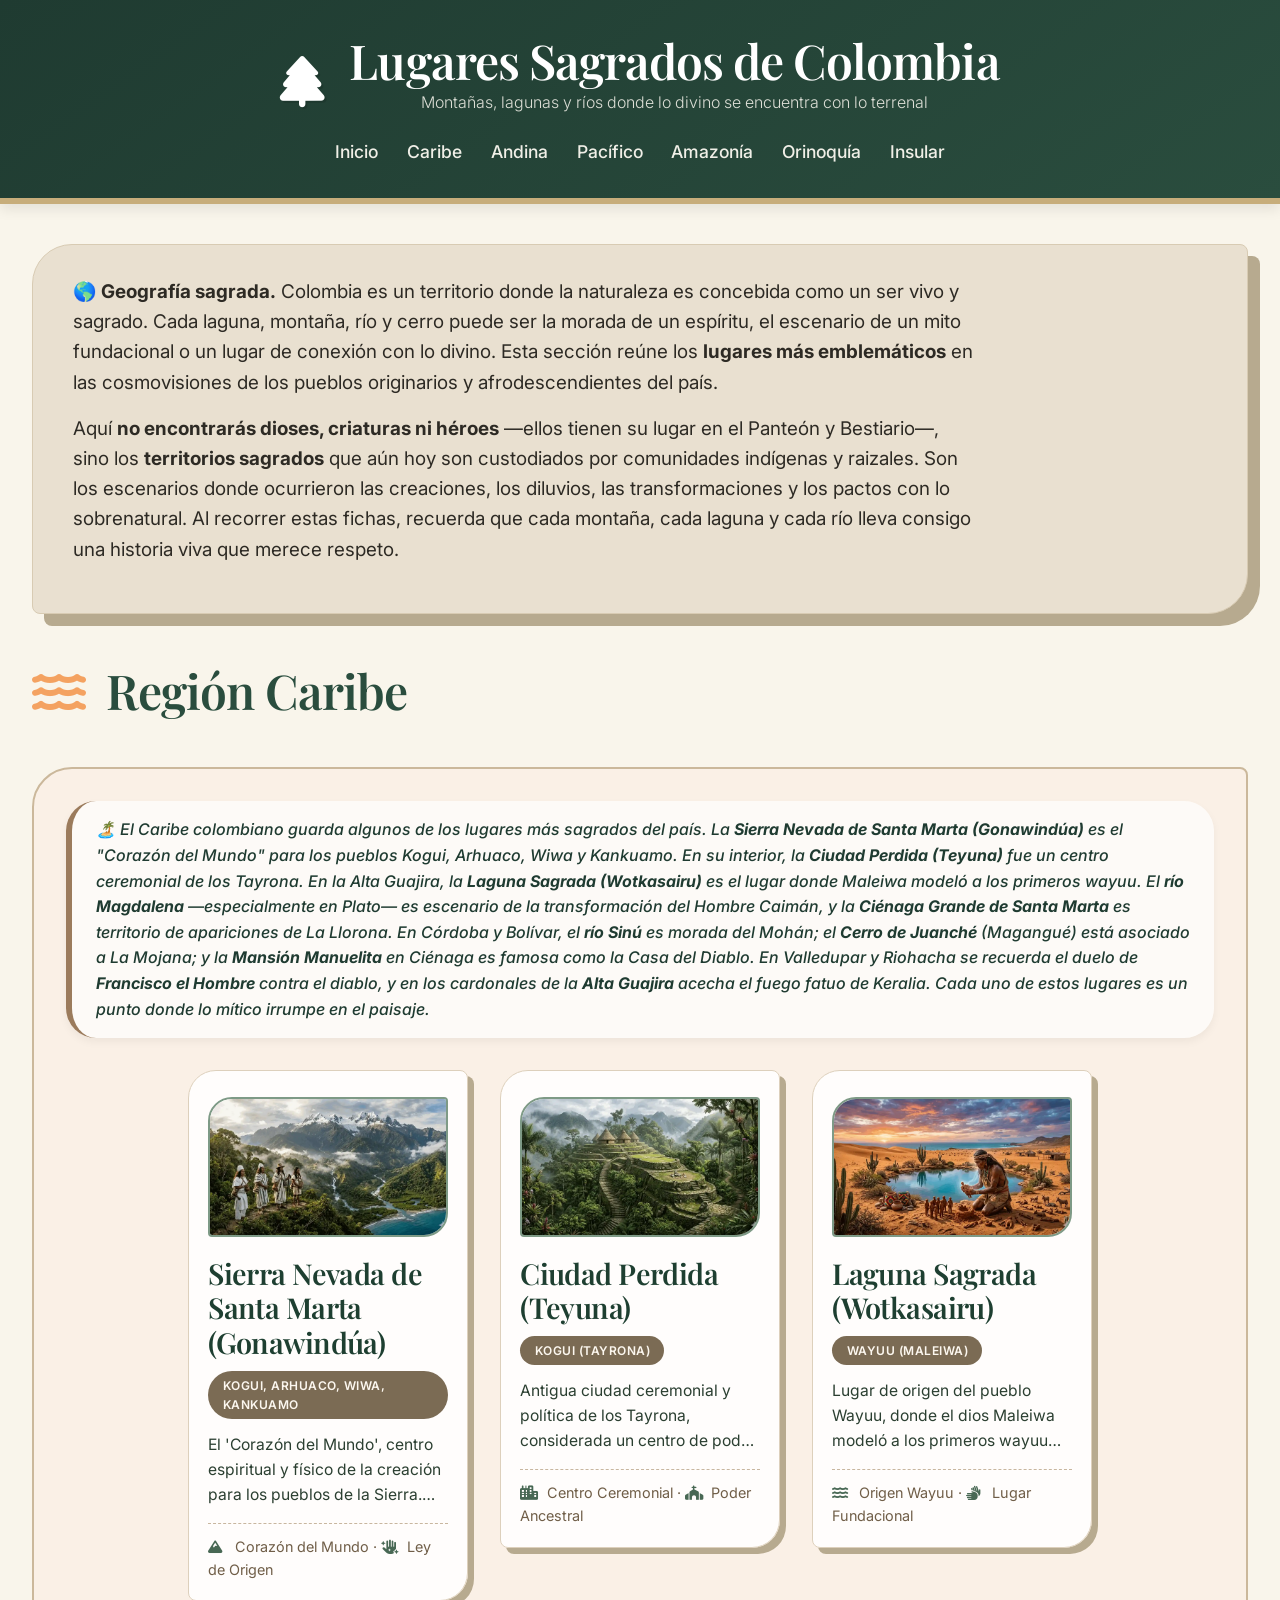
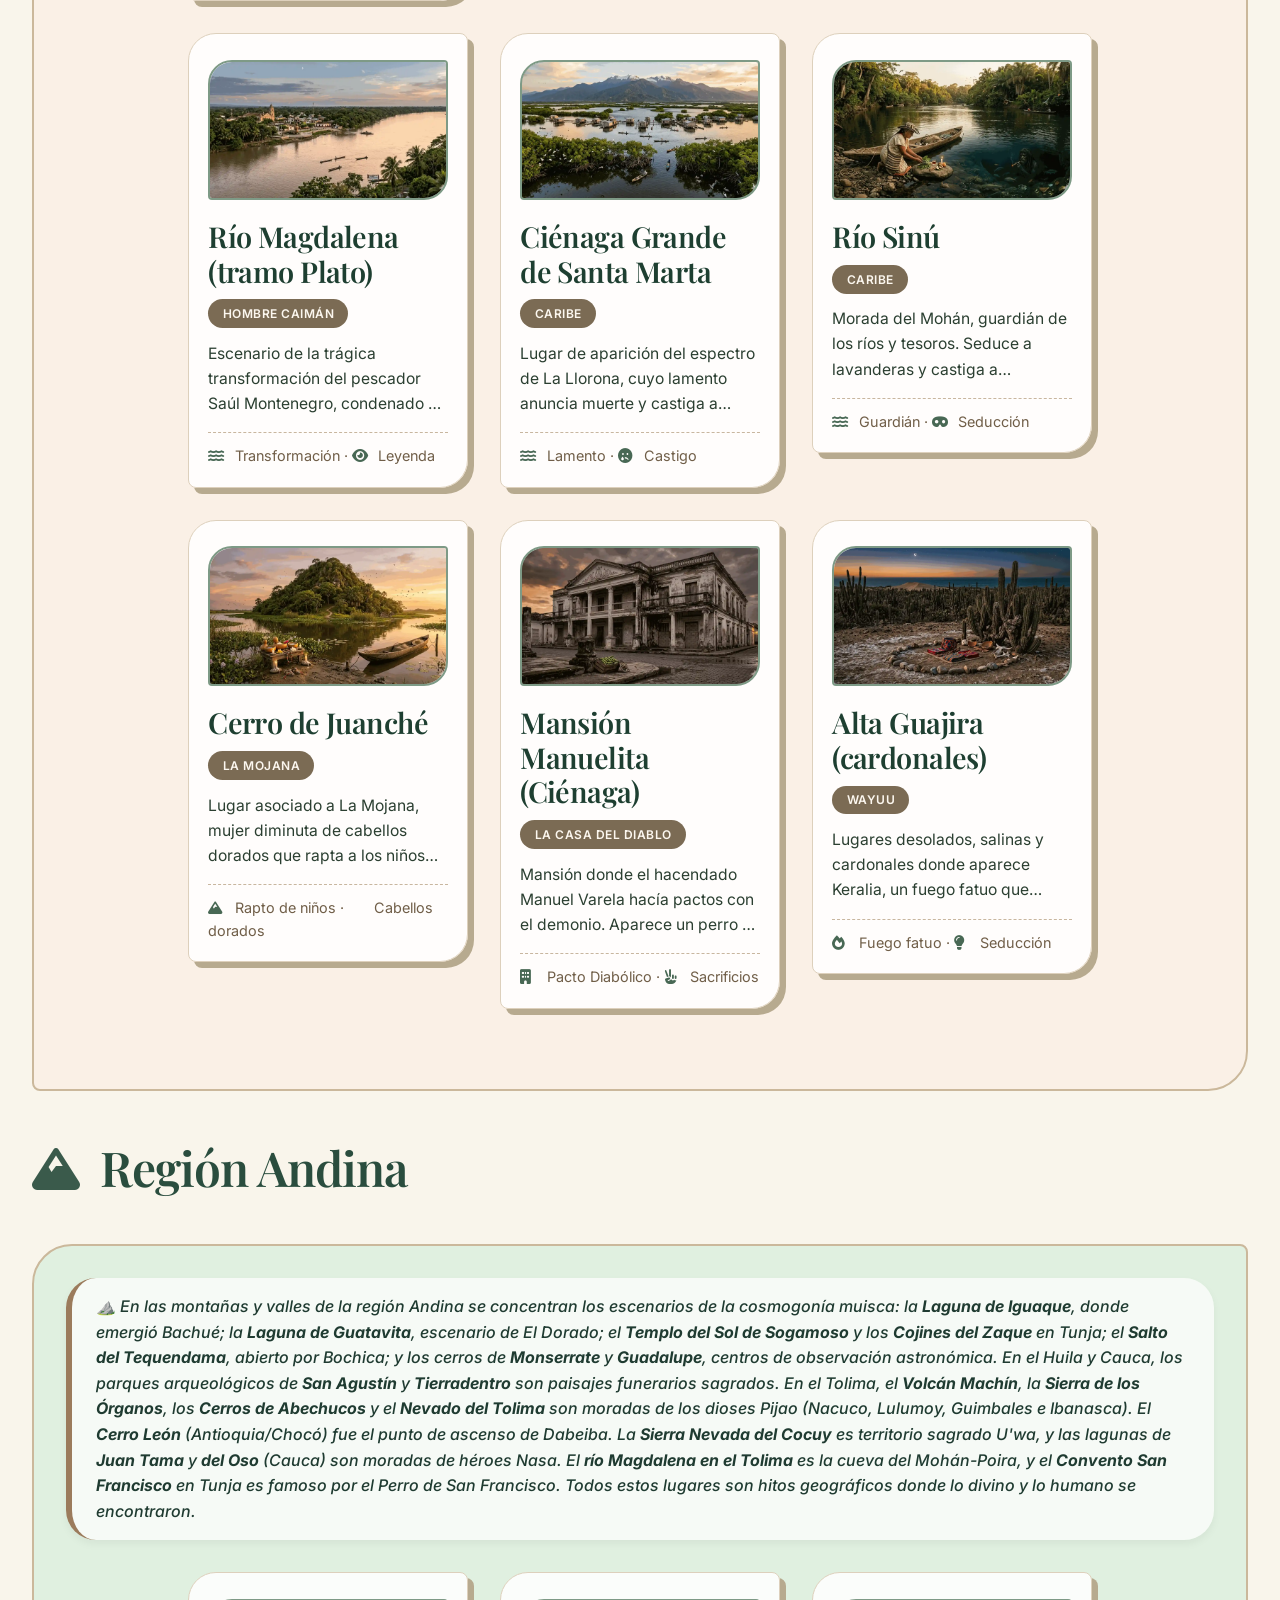
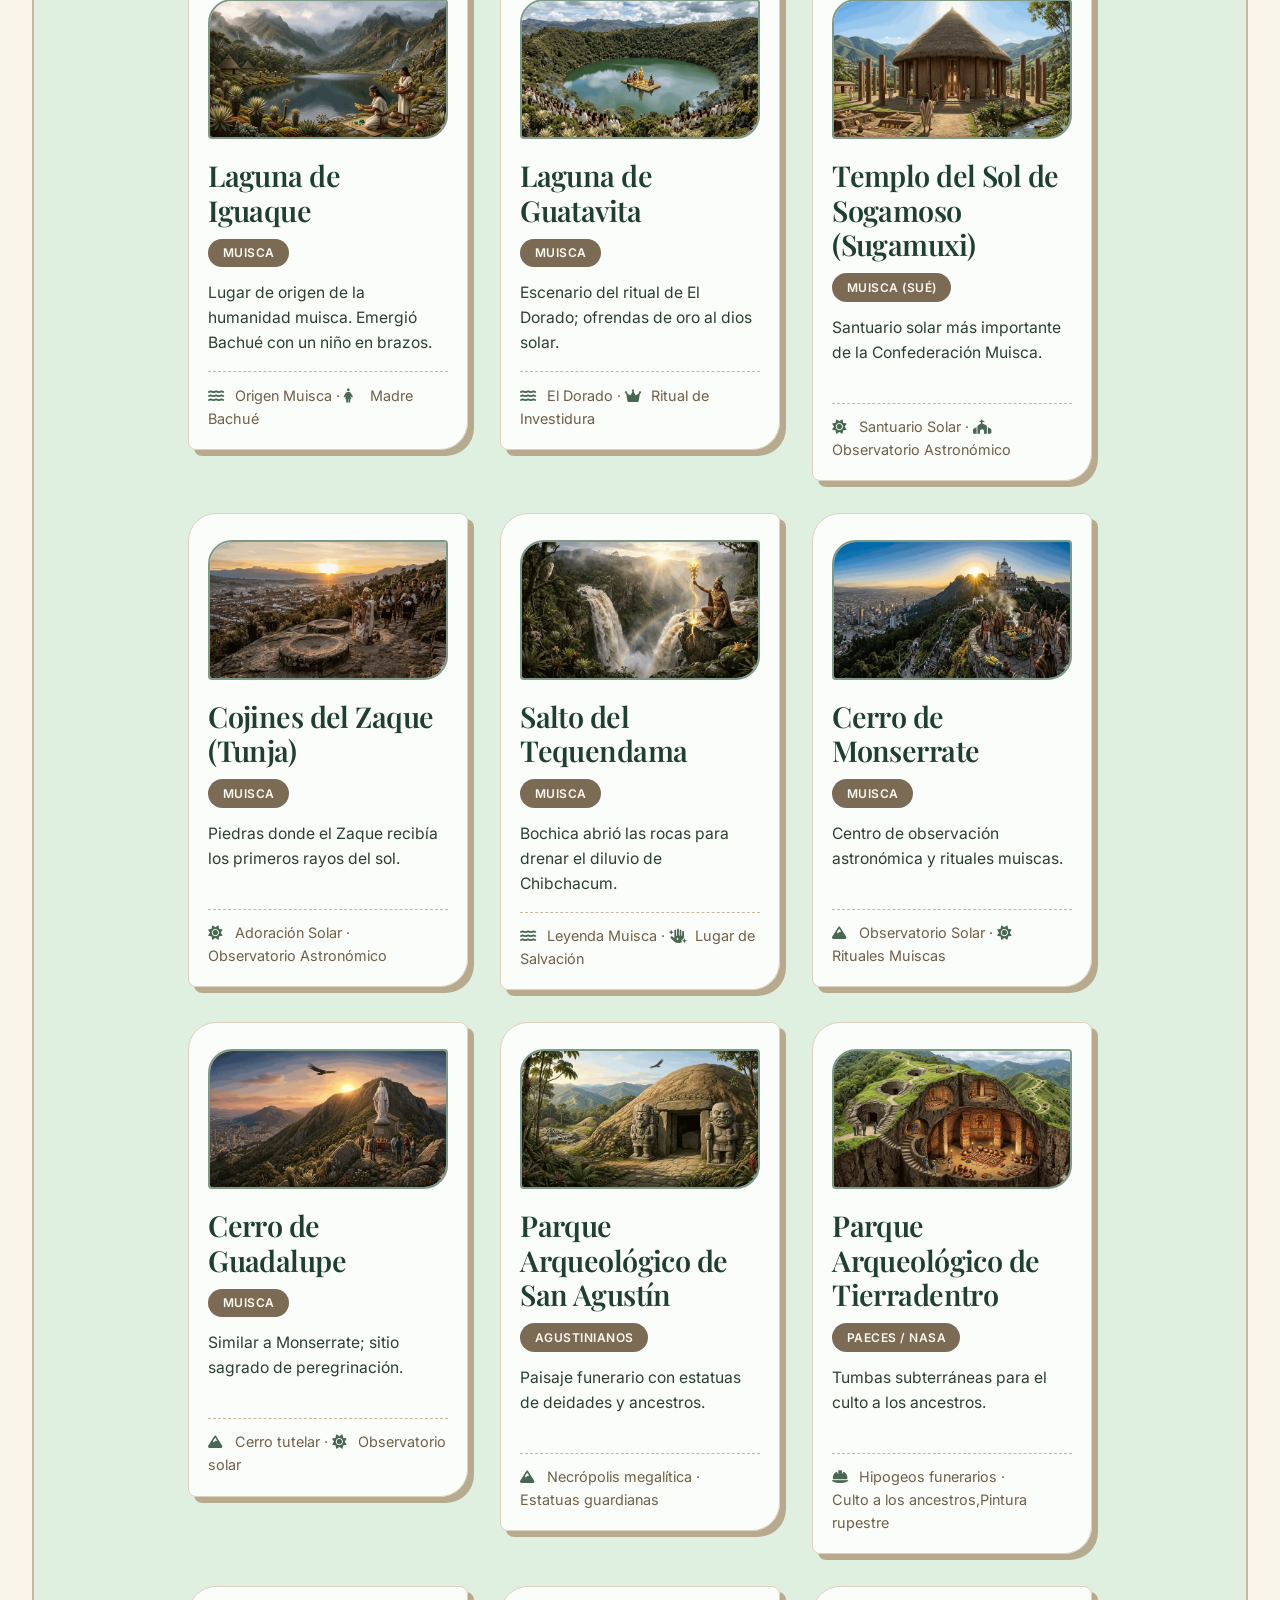
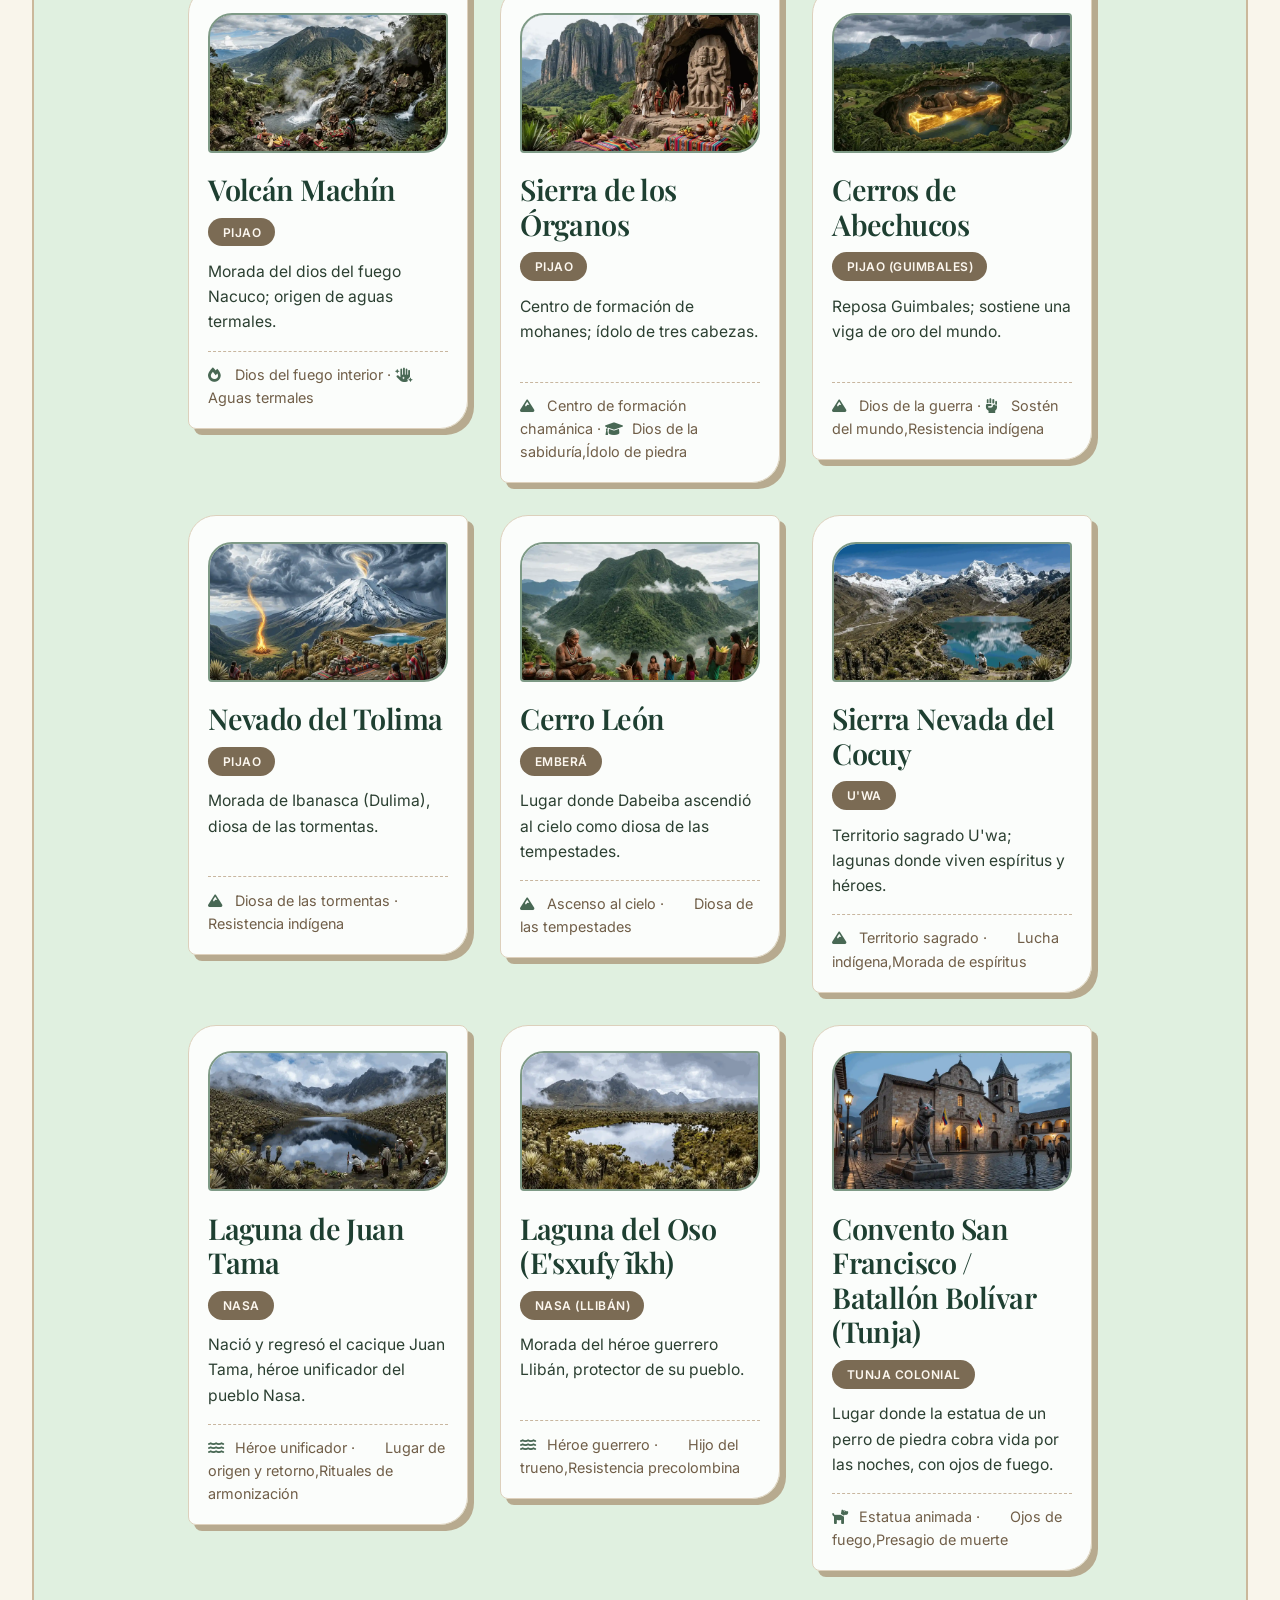
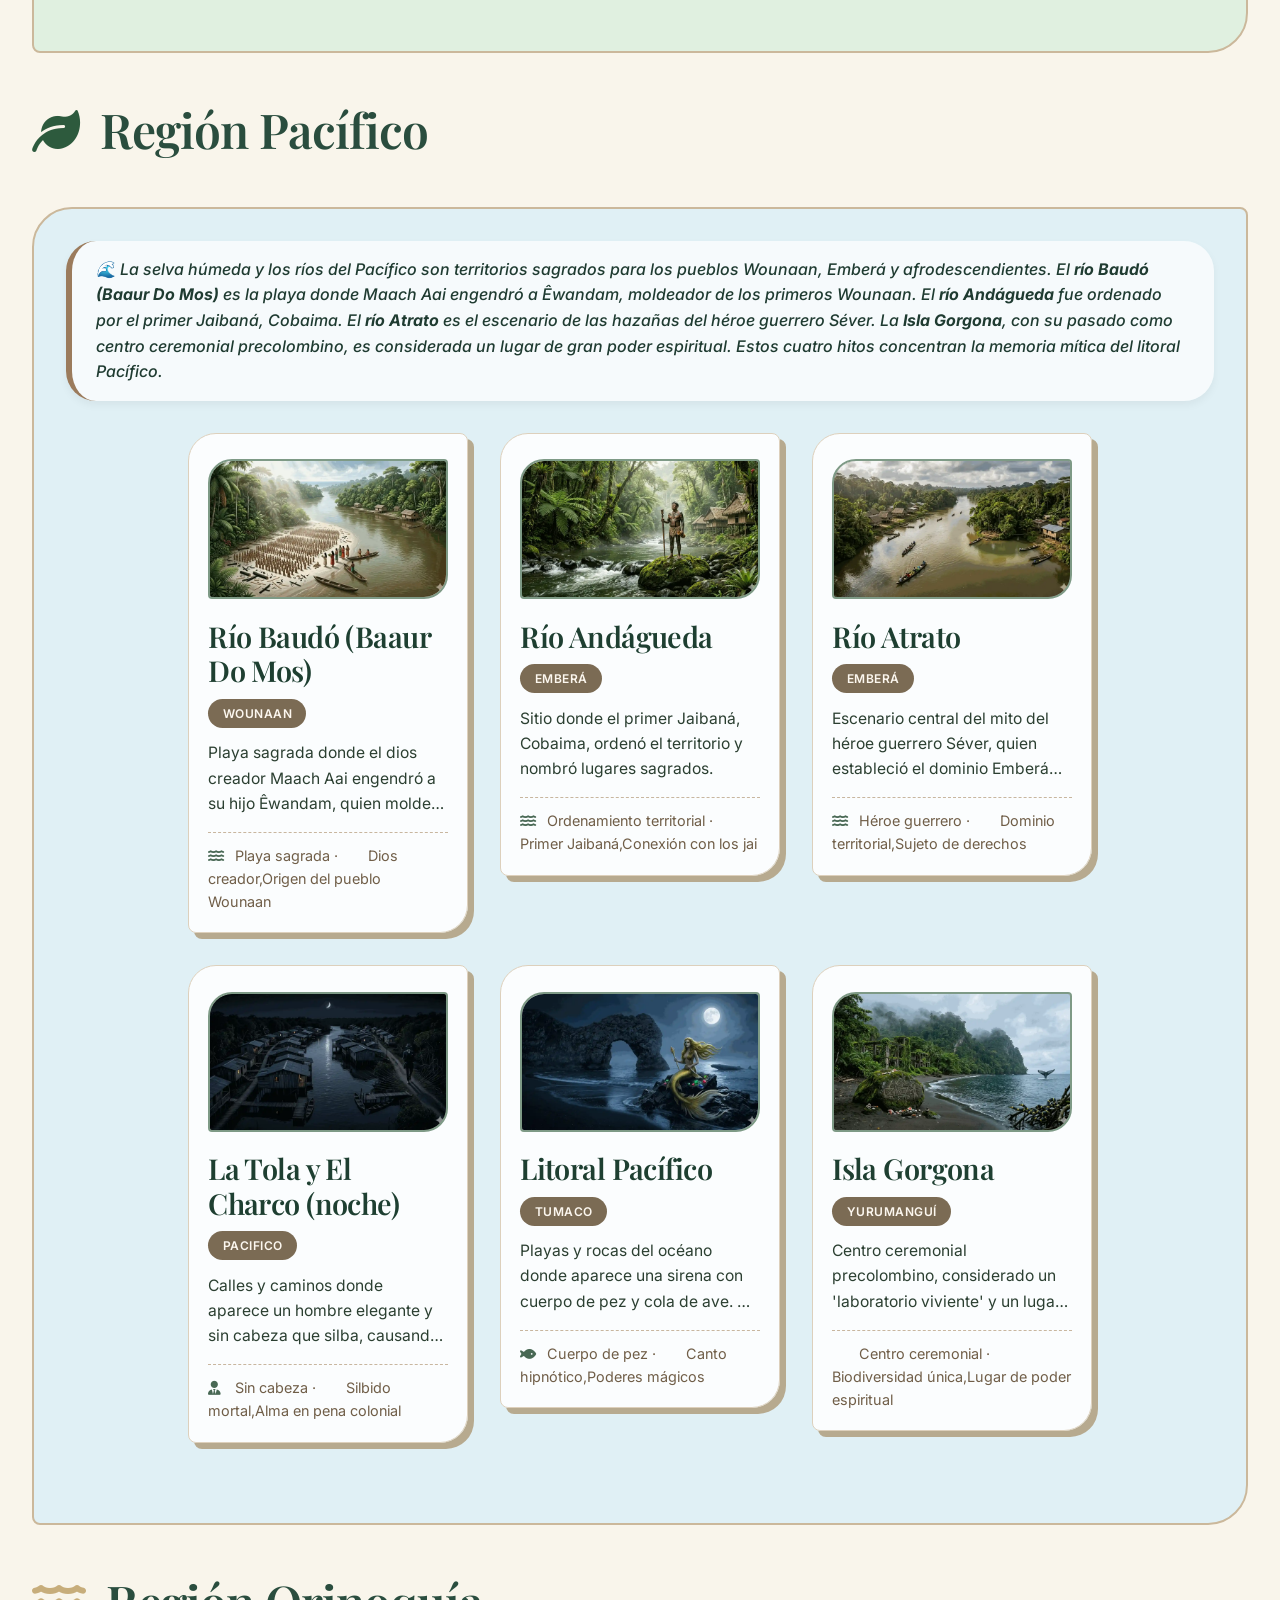
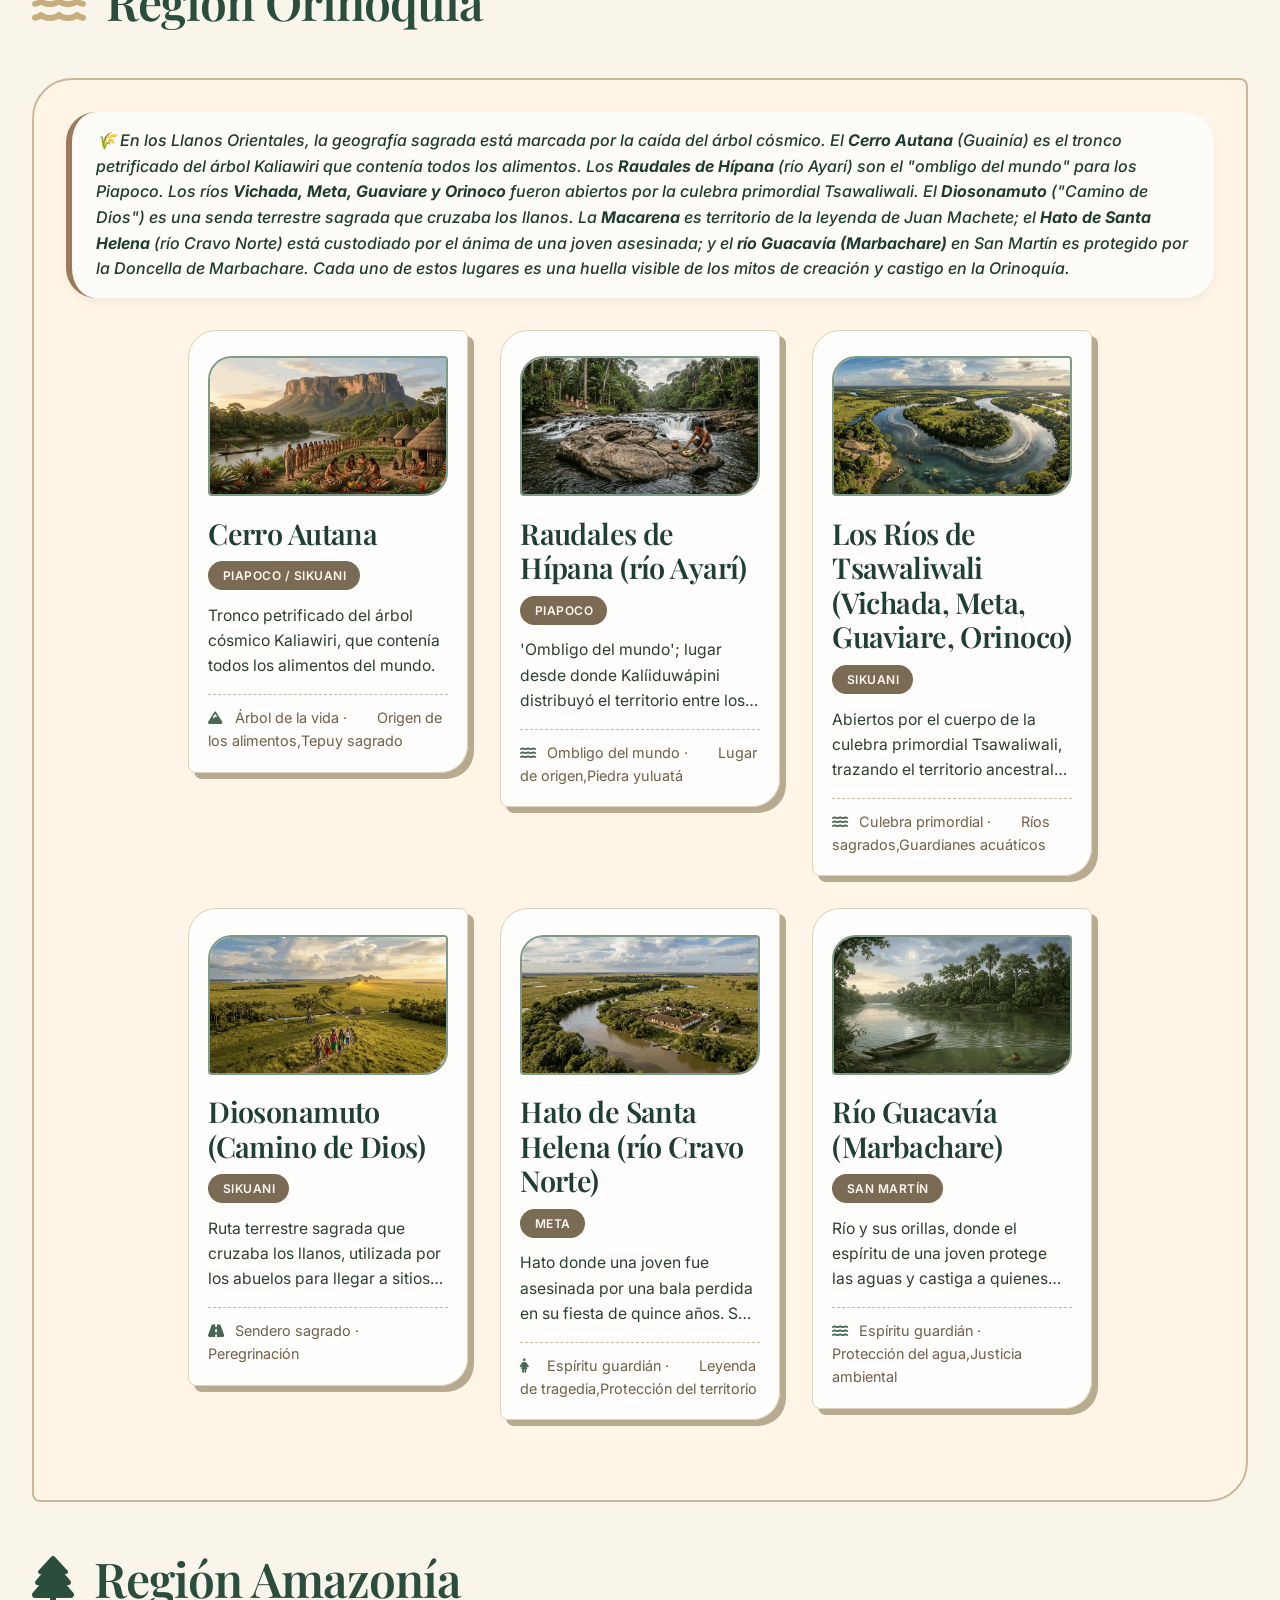
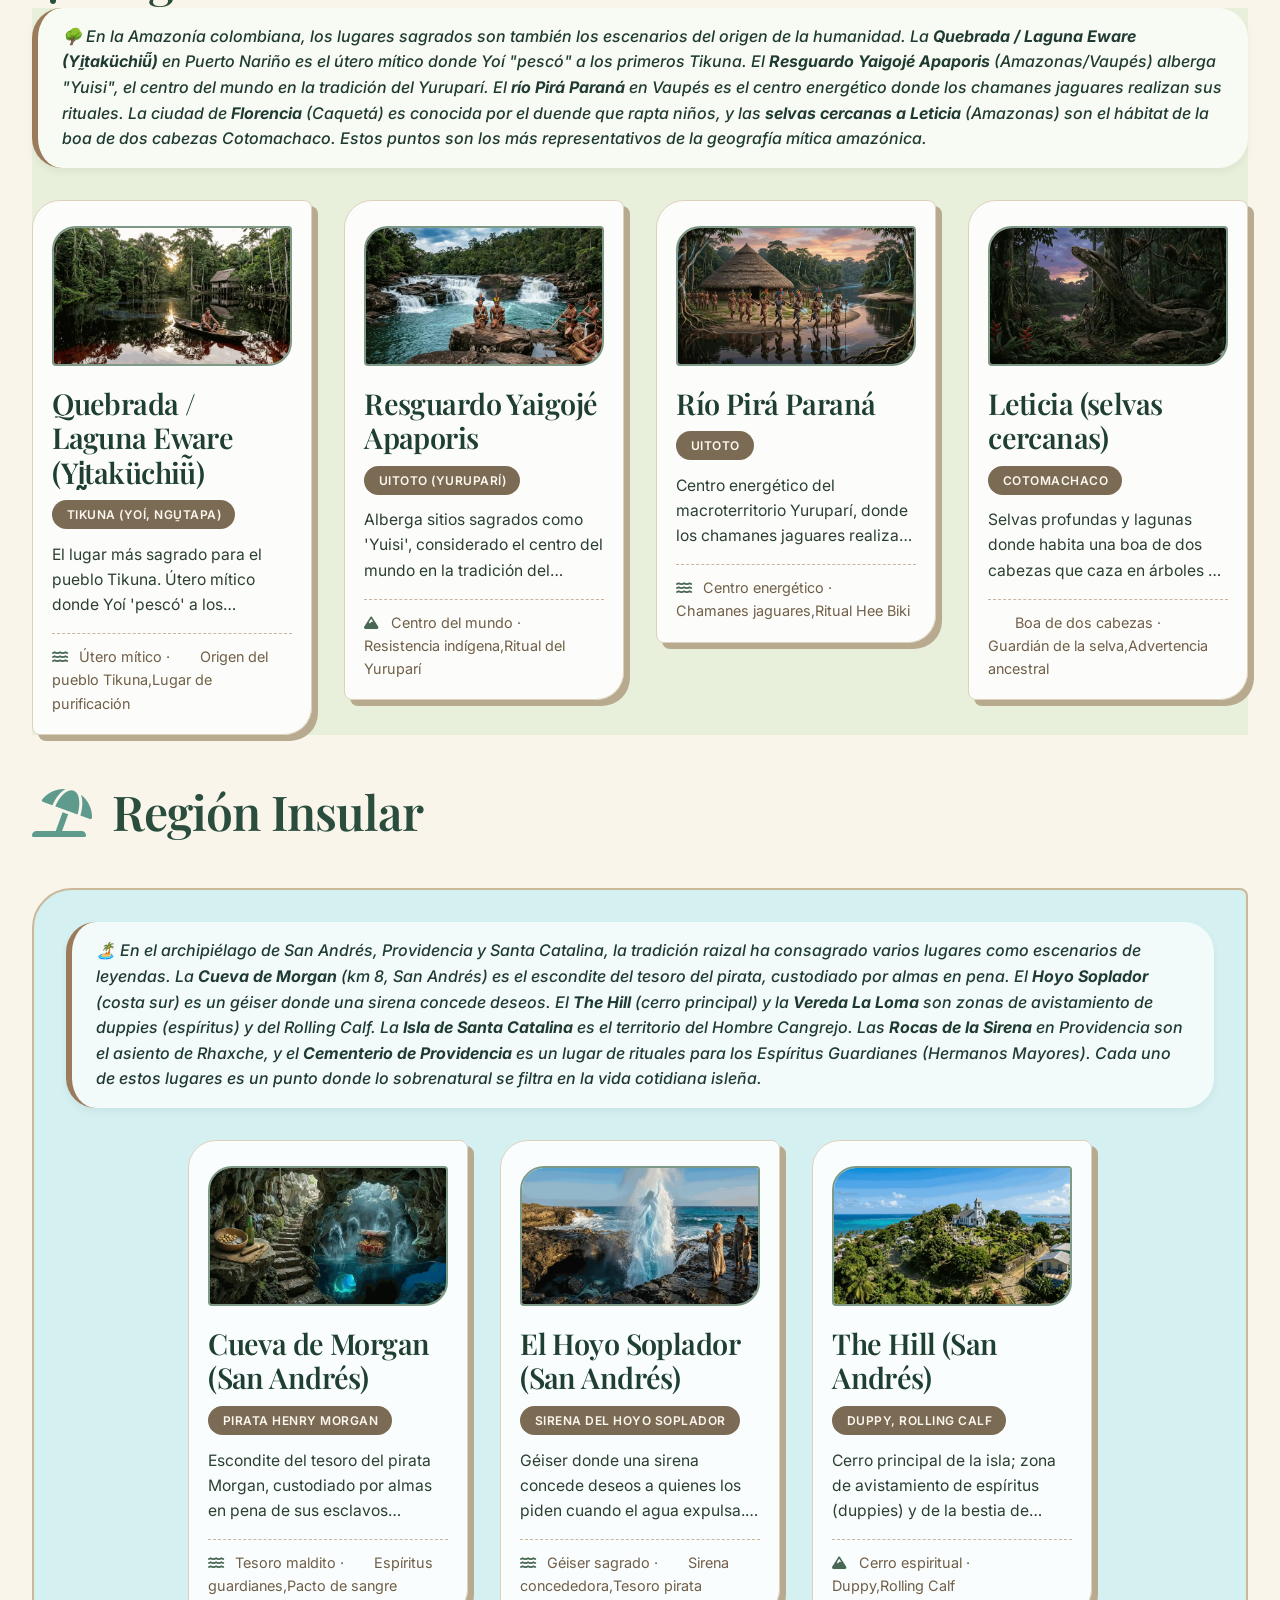
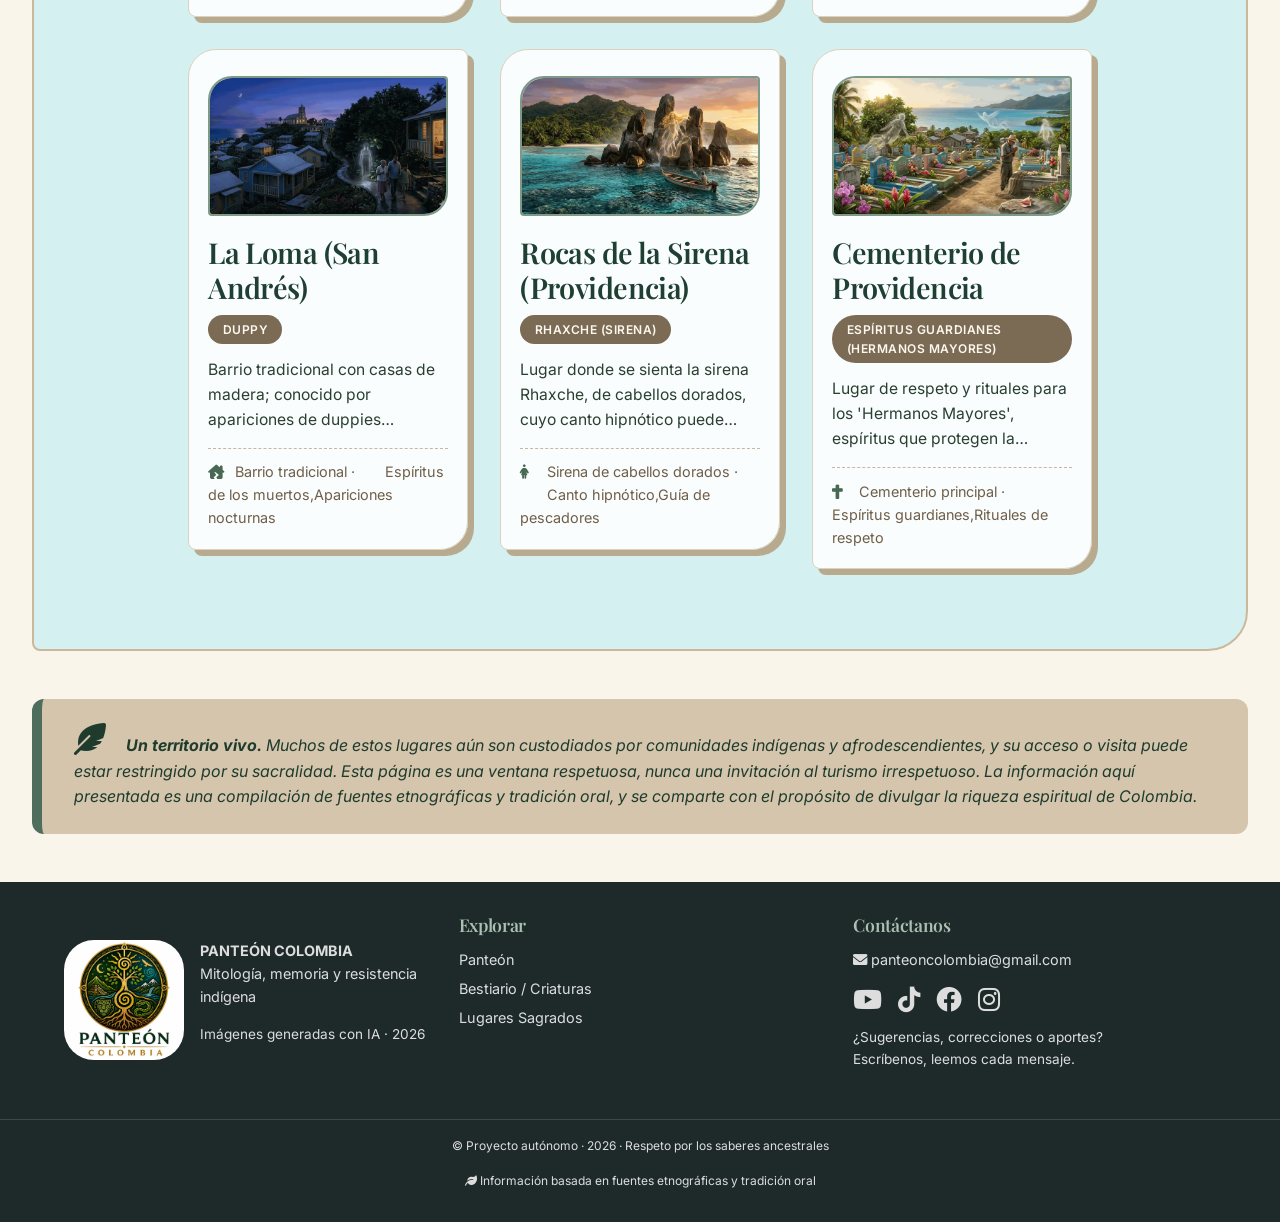
<file: lugares/index.html>
<!doctype html>
<html lang="es">
  <head>
    <meta charset="UTF-8" />
    <meta name="viewport" content="width=device-width, initial-scale=1.0" />
    <title>Lugares Sagrados · Mitología Colombiana</title>
    <link rel="stylesheet" href="../styles.css" />
    <link
      rel="stylesheet"
      href="https://cdnjs.cloudflare.com/ajax/libs/font-awesome/6.0.0-beta3/css/all.min.css"
    />
    <link
      href="https://fonts.googleapis.com/css2?family=Inter:opsz,wght@14..32,300..700&family=Playfair+Display:ital,wght@0,400..700;1,400..700&display=swap"
      rel="stylesheet"
    />
      </head>
  <body>
    <header>
      <div class="container">
        <div class="logo-area">
          <i class="fas fa-tree logo-icon"></i>
          <div class="site-title">
            <h1>Lugares Sagrados de Colombia</h1>
            <p>
              Montañas, lagunas y ríos donde lo divino se encuentra con lo
              terrenal
            </p>
          </div>
        </div>
        <nav>
          <ul>
            <li><a href="../index.html">Inicio</a></li>
            <li><a href="#caribe">Caribe</a></li>
            <li><a href="#andina">Andina</a></li>
            <li><a href="#pacifica">Pacífico</a></li>
            <li><a href="#amazonia">Amazonía</a></li>
            <li><a href="#orinoquia">Orinoquía</a></li>
            <li><a href="#insular">Insular</a></li>
          </ul>
        </nav>
      </div>
    </header>

    <main class="container">
      <!-- INTRODUCCIÓN  -->
      <div class="intro-card">
        <p>
          <strong>🌎 Geografía sagrada.</strong> Colombia es un territorio donde
          la naturaleza es concebida como un ser vivo y sagrado. Cada laguna,
          montaña, río y cerro puede ser la morada de un espíritu, el escenario
          de un mito fundacional o un lugar de conexión con lo divino. Esta
          sección reúne los <strong>lugares más emblemáticos</strong> en las
          cosmovisiones de los pueblos originarios y afrodescendientes del país.
        </p>
        <p>
          Aquí
          <strong>no encontrarás dioses, criaturas ni héroes</strong> —ellos
          tienen su lugar en el
          <a href="../panteon/index.html">Panteón y Bestiario</a>—, sino los
          <strong>territorios sagrados</strong> que aún hoy son custodiados por
          comunidades indígenas y raizales. Son los escenarios donde ocurrieron
          las creaciones, los diluvios, las transformaciones y los pactos con lo
          sobrenatural. Al recorrer estas fichas, recuerda que cada montaña,
          cada laguna y cada río lleva consigo una historia viva que merece
          respeto.
        </p>
      </div>

      <!-- ==================== REGIÓN CARIBE ==================== -->
      <section id="caribe">
        <h1>
          <i
            class="fas fa-water"
            style="margin-right: 0.7rem; color: #f4a261"
          ></i>
          Región Caribe
        </h1>
        <div class="cultura-block" style="background: #faf0e6">
          <p class="nota-destacada">
            🏝️ El Caribe colombiano guarda algunos de los lugares más sagrados
            del país. La
            <strong>Sierra Nevada de Santa Marta (Gonawindúa)</strong> es el
            "Corazón del Mundo" para los pueblos Kogui, Arhuaco, Wiwa y
            Kankuamo. En su interior, la
            <strong>Ciudad Perdida (Teyuna)</strong> fue un centro ceremonial de
            los Tayrona. En la Alta Guajira, la
            <strong>Laguna Sagrada (Wotkasairu)</strong> es el lugar donde
            Maleiwa modeló a los primeros wayuu. El
            <strong>río Magdalena</strong> —especialmente en Plato— es escenario
            de la transformación del Hombre Caimán, y la
            <strong>Ciénaga Grande de Santa Marta</strong> es territorio de
            apariciones de La Llorona. En Córdoba y Bolívar, el
            <strong>río Sinú</strong> es morada del Mohán; el
            <strong>Cerro de Juanché</strong> (Magangué) está asociado a La
            Mojana; y la <strong>Mansión Manuelita</strong> en Ciénaga es famosa
            como la Casa del Diablo. En Valledupar y Riohacha se recuerda el
            duelo de <strong>Francisco el Hombre</strong> contra el diablo, y en
            los cardonales de la <strong>Alta Guajira</strong> acecha el fuego
            fatuo de Keralia. Cada uno de estos lugares es un punto donde lo
            mítico irrumpe en el paisaje.
          </p>
          <div class="deity-grid" id="grid-caribe"></div>
        </div>
      </section>

      <!-- ==================== REGIÓN ANDINA ==================== -->
      <section id="andina">
        <h1>
          <i
            class="fas fa-mountain"
            style="margin-right: 0.7rem; color: #3a5a4b"
          ></i>
          Región Andina
        </h1>
        <div class="cultura-block" style="background: #e0f0e0">
          <p class="nota-destacada">
            ⛰️ En las montañas y valles de la región Andina se concentran los
            escenarios de la cosmogonía muisca: la
            <strong>Laguna de Iguaque</strong>, donde emergió Bachué; la
            <strong>Laguna de Guatavita</strong>, escenario de El Dorado; el
            <strong>Templo del Sol de Sogamoso</strong> y los
            <strong>Cojines del Zaque</strong> en Tunja; el
            <strong>Salto del Tequendama</strong>, abierto por Bochica; y los
            cerros de <strong>Monserrate</strong> y <strong>Guadalupe</strong>,
            centros de observación astronómica. En el Huila y Cauca, los parques
            arqueológicos de <strong>San Agustín</strong> y
            <strong>Tierradentro</strong> son paisajes funerarios sagrados. En
            el Tolima, el <strong>Volcán Machín</strong>, la
            <strong>Sierra de los Órganos</strong>, los
            <strong>Cerros de Abechucos</strong> y el
            <strong>Nevado del Tolima</strong> son moradas de los dioses Pijao
            (Nacuco, Lulumoy, Guimbales e Ibanasca). El
            <strong>Cerro León</strong> (Antioquia/Chocó) fue el punto de
            ascenso de Dabeiba. La <strong>Sierra Nevada del Cocuy</strong> es
            territorio sagrado U'wa, y las lagunas de
            <strong>Juan Tama</strong> y <strong>del Oso</strong> (Cauca) son
            moradas de héroes Nasa. El
            <strong>río Magdalena en el Tolima</strong> es la cueva del
            Mohán-Poira, y el <strong>Convento San Francisco</strong> en Tunja
            es famoso por el Perro de San Francisco. Todos estos lugares son
            hitos geográficos donde lo divino y lo humano se encontraron.
          </p>
          <div class="deity-grid" id="grid-andina"></div>
        </div>
      </section>

      <!-- ==================== REGIÓN PACÍFICO ==================== -->
      <section id="pacifica">
        <h1>
          <i
            class="fas fa-leaf"
            style="margin-right: 0.7rem; color: #2d5a3d"
          ></i>
          Región Pacífico
        </h1>
        <div class="cultura-block" style="background: #e0f0f5">
          <p class="nota-destacada">
            🌊 La selva húmeda y los ríos del Pacífico son territorios sagrados
            para los pueblos Wounaan, Emberá y afrodescendientes. El
            <strong>río Baudó (Baaur Do Mos)</strong> es la playa donde Maach
            Aai engendró a Êwandam, moldeador de los primeros Wounaan. El
            <strong>río Andágueda</strong> fue ordenado por el primer Jaibaná,
            Cobaima. El <strong>río Atrato</strong> es el escenario de las
            hazañas del héroe guerrero Séver. La <strong>Isla Gorgona</strong>,
            con su pasado como centro ceremonial precolombino, es considerada un
            lugar de gran poder espiritual. Estos cuatro hitos concentran la
            memoria mítica del litoral Pacífico.
          </p>
          <div class="deity-grid" id="grid-pacifica"></div>
        </div>
      </section>

      <!-- ==================== REGIÓN ORINOQUÍA ==================== -->
      <section id="orinoquia">
        <h1>
          <i
            class="fas fa-water"
            style="margin-right: 0.7rem; color: #c7ad7b"
          ></i>
          Región Orinoquía
        </h1>
        <div class="cultura-block" style="background: #fef5e7">
          <p class="nota-destacada">
            🌾 En los Llanos Orientales, la geografía sagrada está marcada por
            la caída del árbol cósmico. El
            <strong>Cerro Autana</strong> (Guainía) es el tronco petrificado del
            árbol Kaliawiri que contenía todos los alimentos. Los
            <strong>Raudales de Hípana</strong> (río Ayarí) son el "ombligo del
            mundo" para los Piapoco. Los ríos
            <strong>Vichada, Meta, Guaviare y Orinoco</strong> fueron abiertos
            por la culebra primordial Tsawaliwali. El
            <strong>Diosonamuto</strong> ("Camino de Dios") es una senda
            terrestre sagrada que cruzaba los llanos. La
            <strong>Macarena</strong> es territorio de la leyenda de Juan
            Machete; el <strong>Hato de Santa Helena</strong> (río Cravo Norte)
            está custodiado por el ánima de una joven asesinada; y el
            <strong>río Guacavía (Marbachare)</strong> en San Martín es
            protegido por la Doncella de Marbachare. Cada uno de estos lugares
            es una huella visible de los mitos de creación y castigo en la
            Orinoquía.
          </p>
          <div class="deity-grid" id="grid-orinoquia"></div>
        </div>
      </section>

      <!-- ==================== REGIÓN AMAZONÍA ==================== -->
      <section id="amazonia">
        <h1>
          <i
            class="fas fa-tree"
            style="margin-right: 0.7rem; color: #2a4d3e"
          ></i>
          Región Amazonía
        </h1>
        <div class="cultura-grid" style="background: #e8f0dc">
          <p class="nota-destacada">
            🌳 En la Amazonía colombiana, los lugares sagrados son también los
            escenarios del origen de la humanidad. La
            <strong>Quebrada / Laguna Eware (Yḭtaküchiü̃)</strong> en Puerto
            Nariño es el útero mítico donde Yoí "pescó" a los primeros Tikuna.
            El <strong>Resguardo Yaigojé Apaporis</strong> (Amazonas/Vaupés)
            alberga "Yuisi", el centro del mundo en la tradición del Yuruparí.
            El <strong>río Pirá Paraná</strong> en Vaupés es el centro
            energético donde los chamanes jaguares realizan sus rituales. La
            ciudad de <strong>Florencia</strong> (Caquetá) es conocida por el
            duende que rapta niños, y las
            <strong>selvas cercanas a Leticia</strong> (Amazonas) son el hábitat
            de la boa de dos cabezas Cotomachaco. Estos puntos son los más
            representativos de la geografía mítica amazónica.
          </p>
          <div class="deity-grid" id="grid-amazonia"></div>
        </div>
      </section>

      <!-- ==================== REGIÓN INSULAR ==================== -->
      <section id="insular">
        <h1>
          <i
            class="fas fa-umbrella-beach"
            style="margin-right: 0.7rem; color: #5e9b8c"
          ></i>
          Región Insular
        </h1>
        <div class="cultura-block" style="background: #d4f0f0">
          <p class="nota-destacada">
            🏝️ En el archipiélago de San Andrés, Providencia y Santa Catalina,
            la tradición raizal ha consagrado varios lugares como escenarios de
            leyendas. La <strong>Cueva de Morgan</strong> (km 8, San Andrés) es
            el escondite del tesoro del pirata, custodiado por almas en pena. El
            <strong>Hoyo Soplador</strong> (costa sur) es un géiser donde una
            sirena concede deseos. El <strong>The Hill</strong> (cerro
            principal) y la <strong>Vereda La Loma</strong> son zonas de
            avistamiento de duppies (espíritus) y del Rolling Calf. La
            <strong>Isla de Santa Catalina</strong> es el territorio del Hombre
            Cangrejo. Las <strong>Rocas de la Sirena</strong> en Providencia son
            el asiento de Rhaxche, y el
            <strong>Cementerio de Providencia</strong> es un lugar de rituales
            para los Espíritus Guardianes (Hermanos Mayores). Cada uno de estos
            lugares es un punto donde lo sobrenatural se filtra en la vida
            cotidiana isleña.
          </p>
          <div class="deity-grid" id="grid-insular"></div>
        </div>
      </section>

      <!-- NOTA DE RESPETO FINAL -->
      <div class="respeto-note">
        <i
          class="fas fa-feather-alt"
          style="margin-right: 1rem; font-size: 2rem"
        ></i>
        <span
          ><strong>Un territorio vivo.</strong> Muchos de estos lugares aún son
          custodiados por comunidades indígenas y afrodescendientes, y su acceso
          o visita puede estar restringido por su sacralidad. Esta página es una
          ventana respetuosa, nunca una invitación al turismo irrespetuoso. La
          información aquí presentada es una compilación de fuentes etnográficas
          y tradición oral, y se comparte con el propósito de divulgar la
          riqueza espiritual de Colombia.</span
        >
      </div>
    </main>

    <script src="../js/footer-component.js" defer></script>
    <footer-mitologia></footer-mitologia>

    <script src="../js/lugares.js"></script>
    <script src="../js/lugares-render.js"></script>
  </body>
</html>
</file>
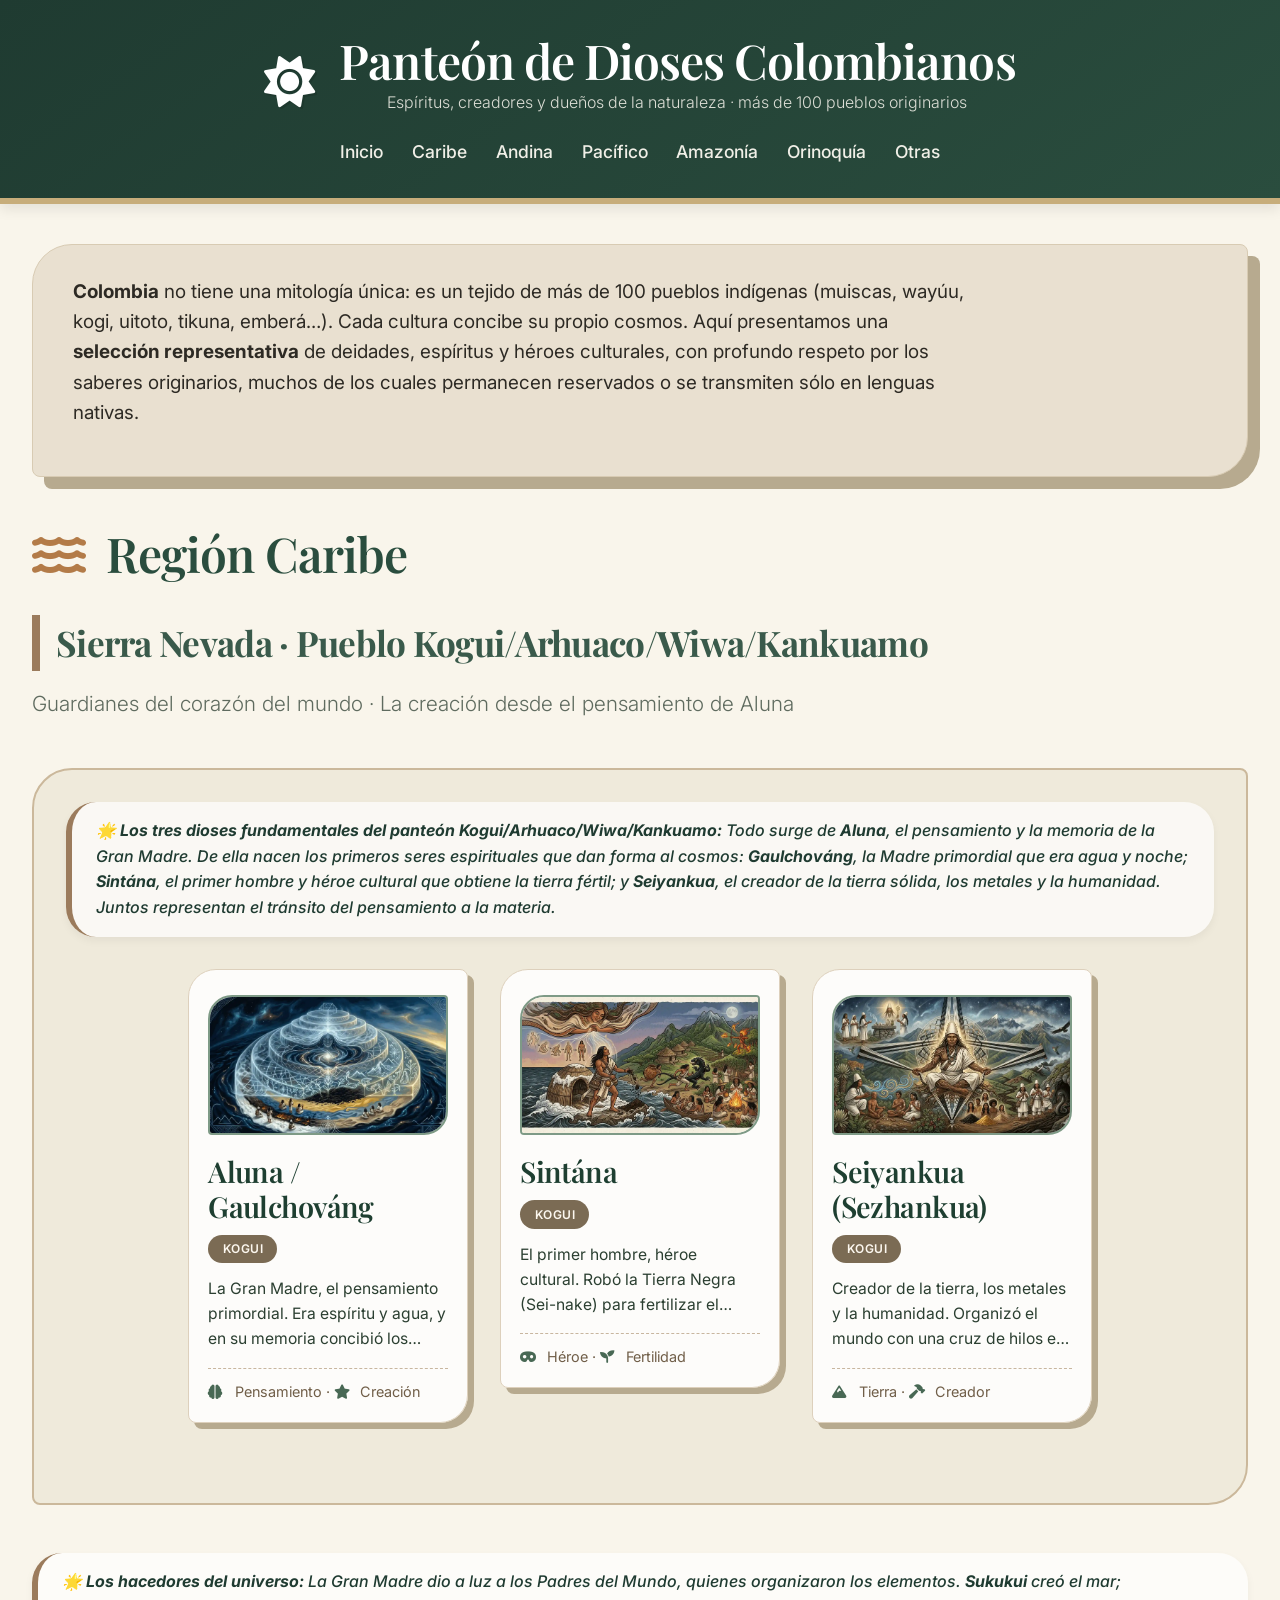
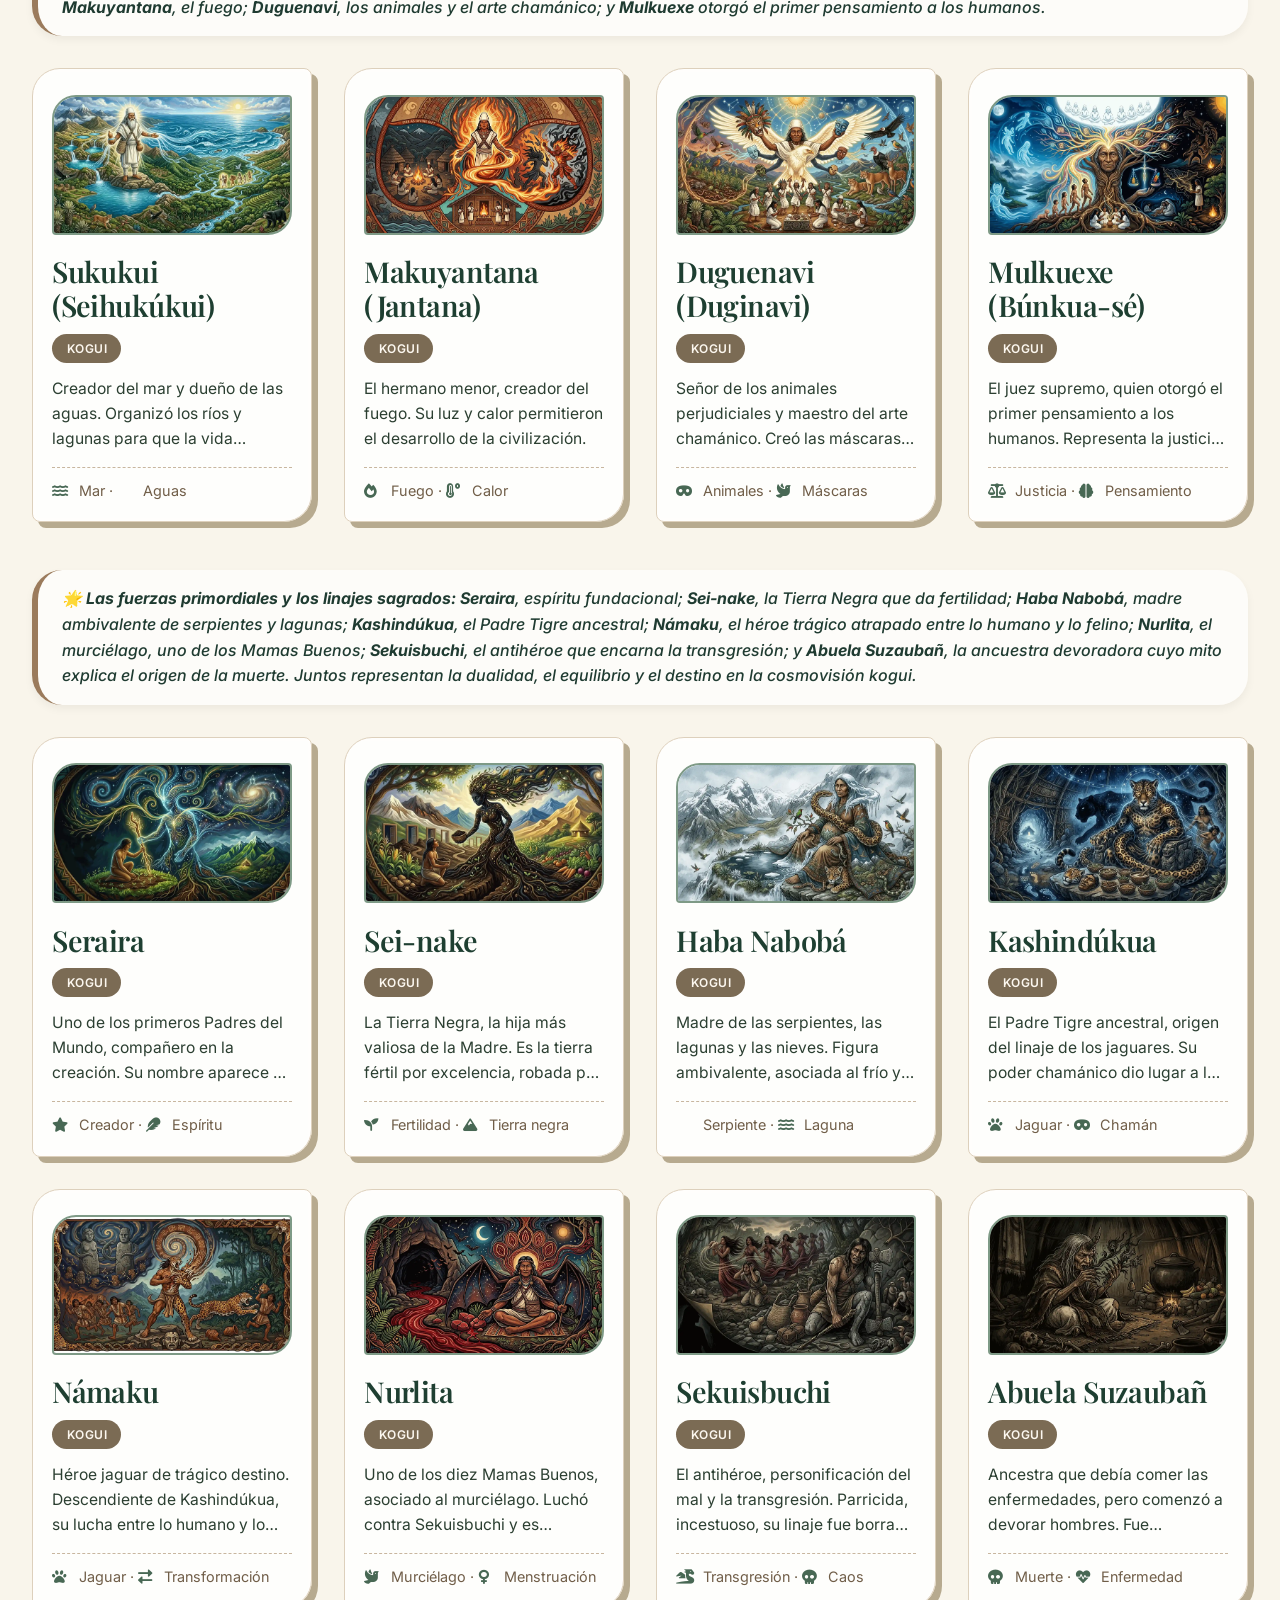
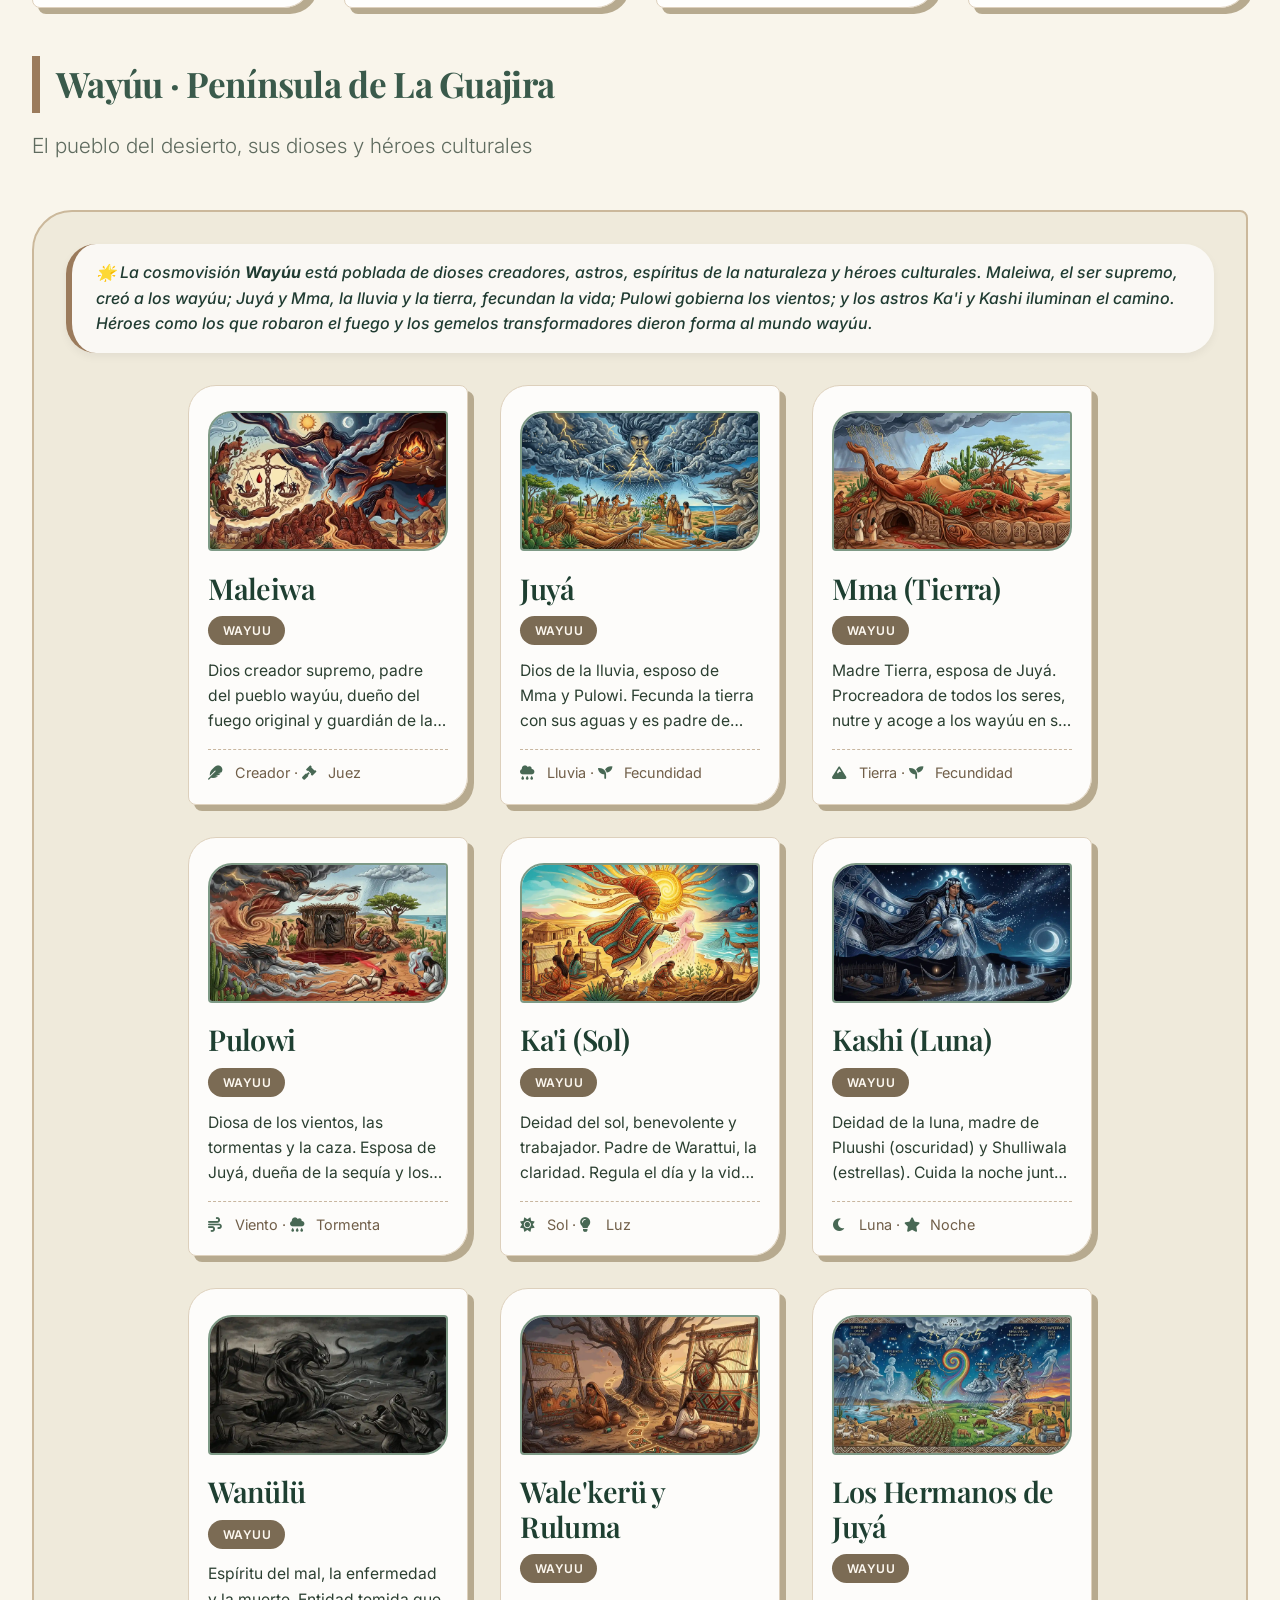
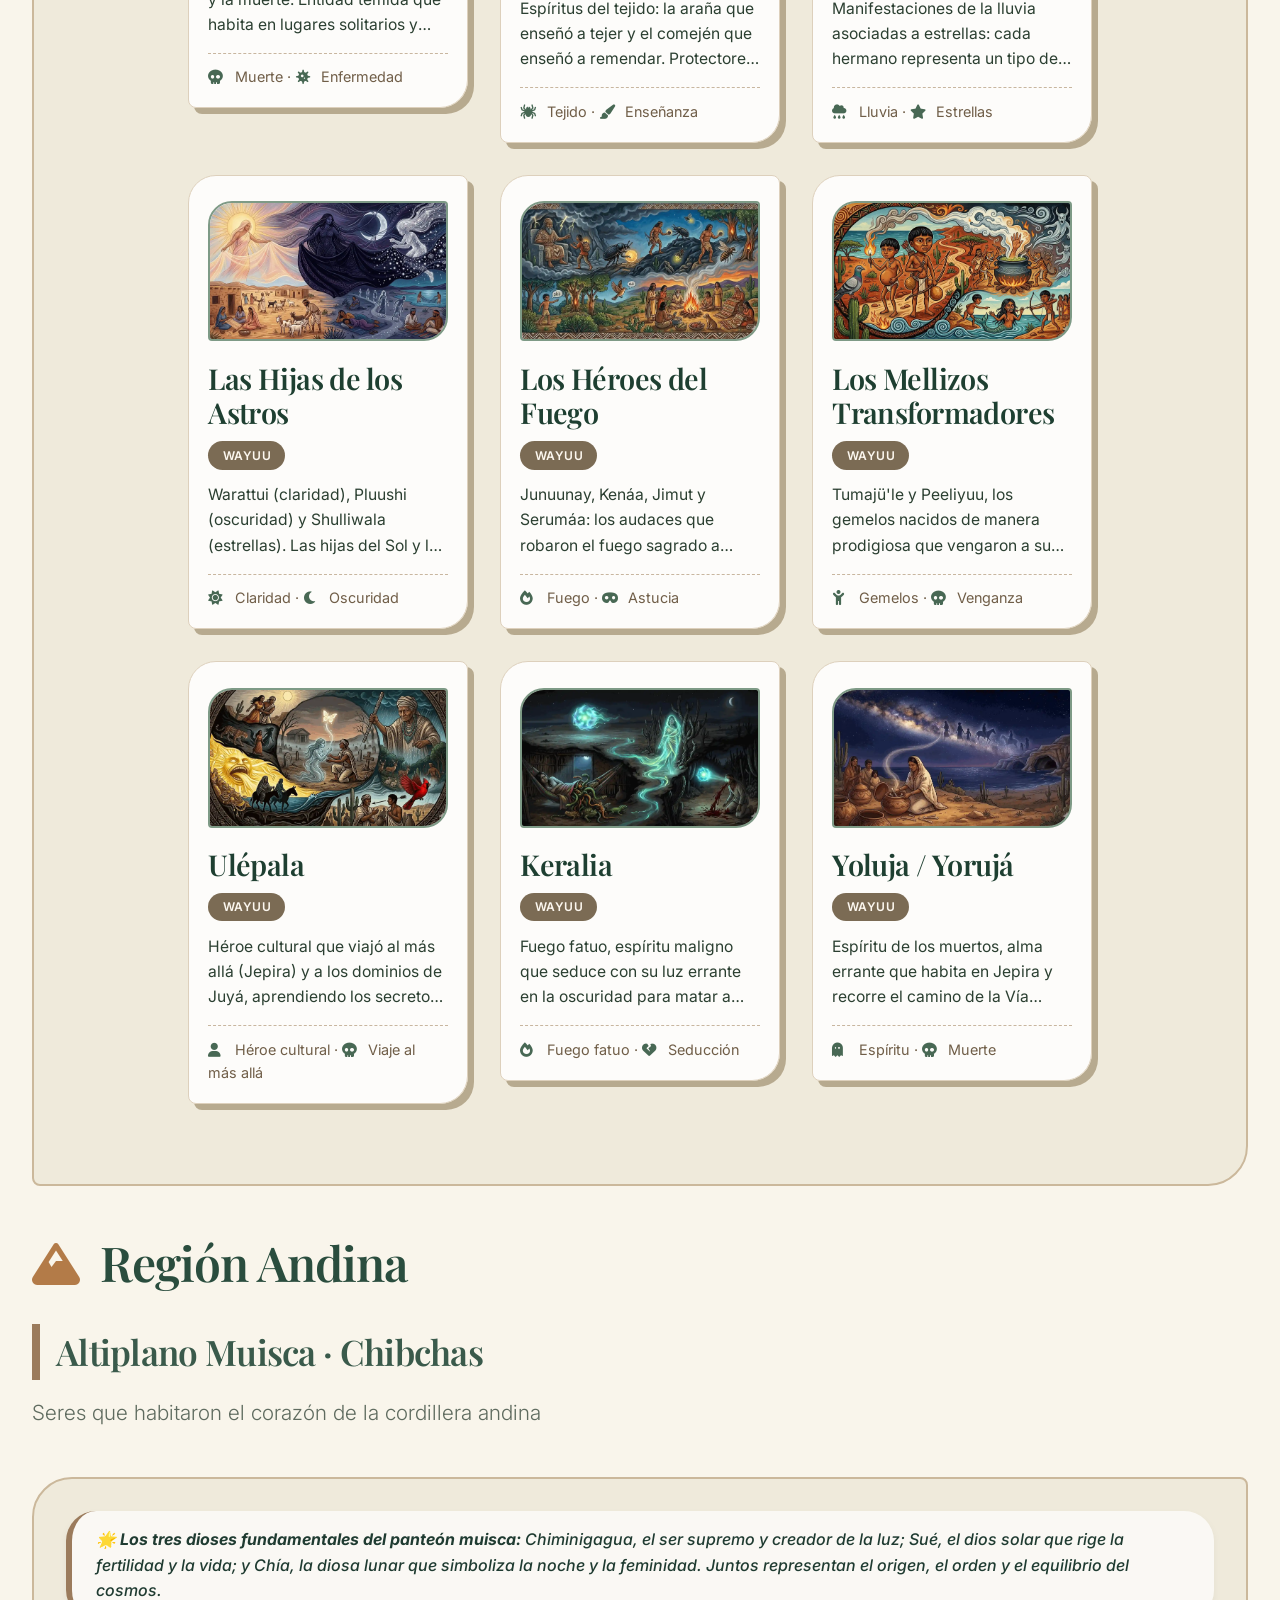
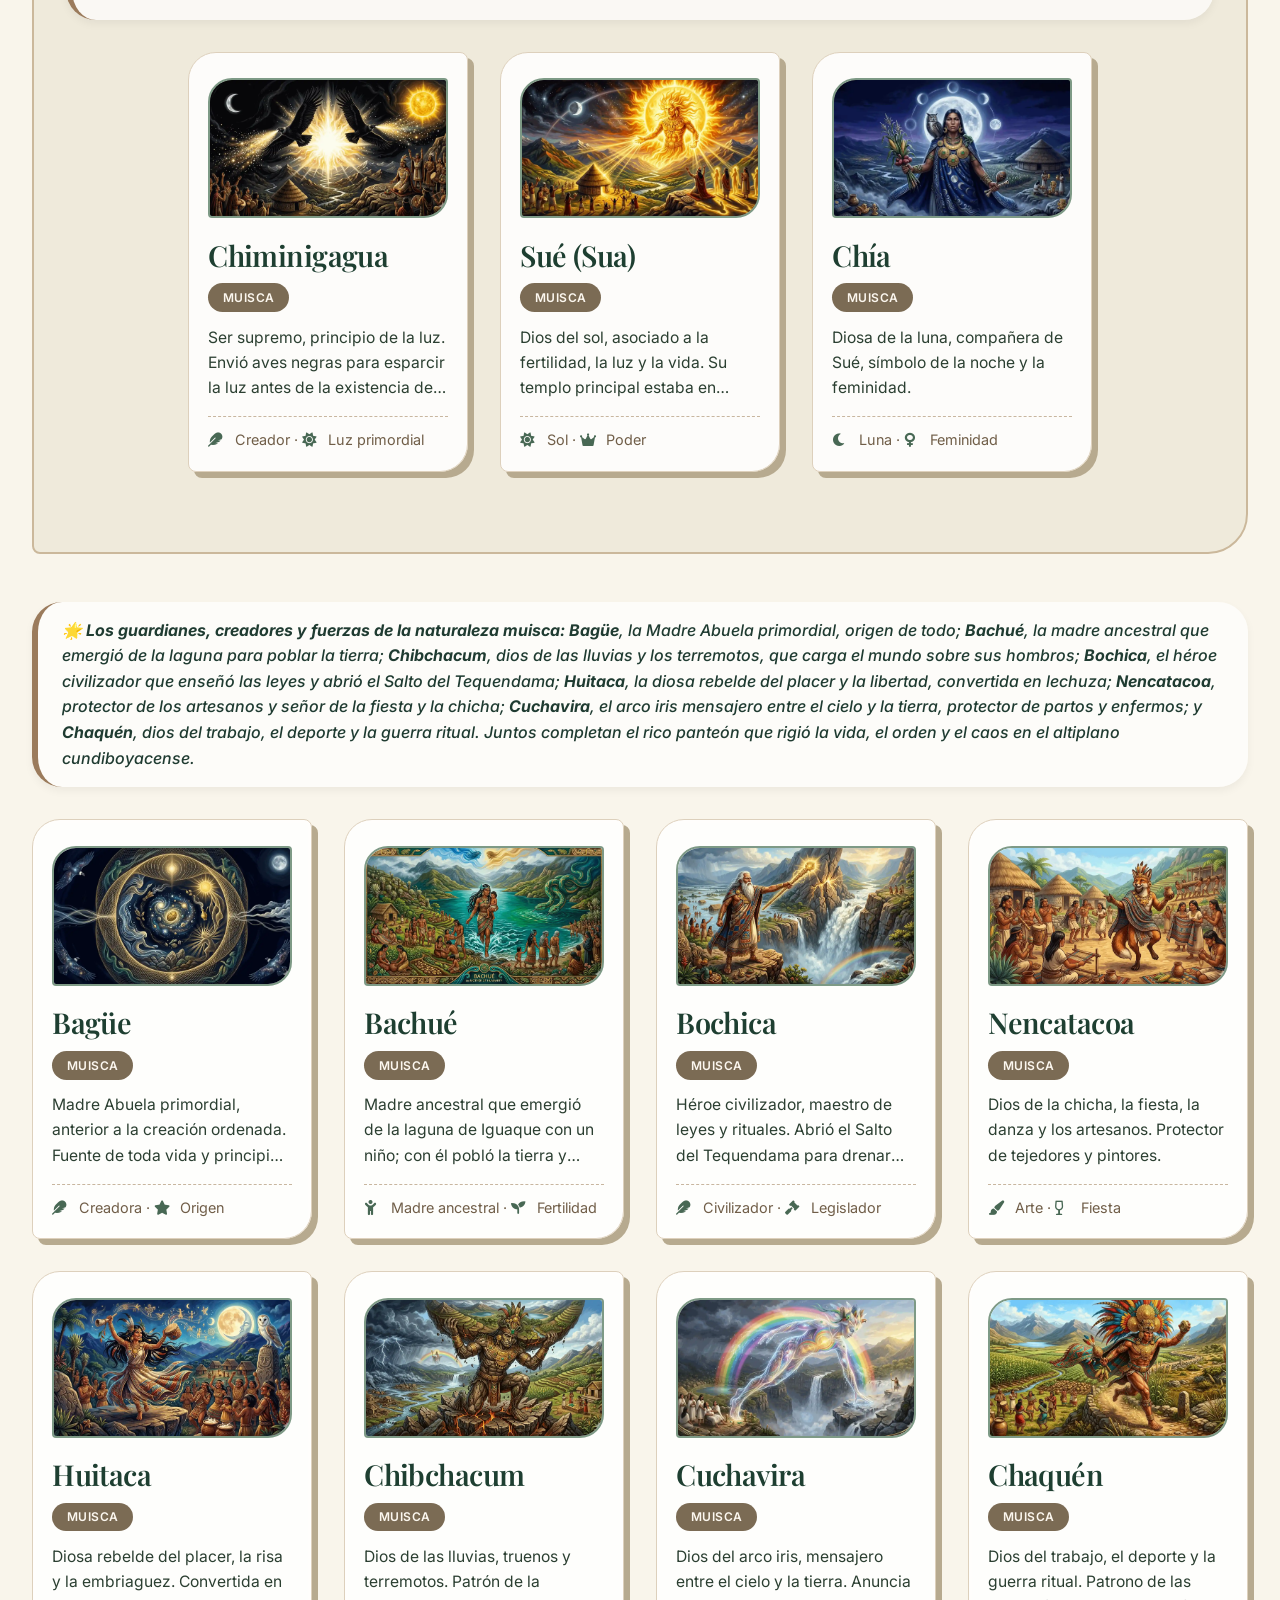
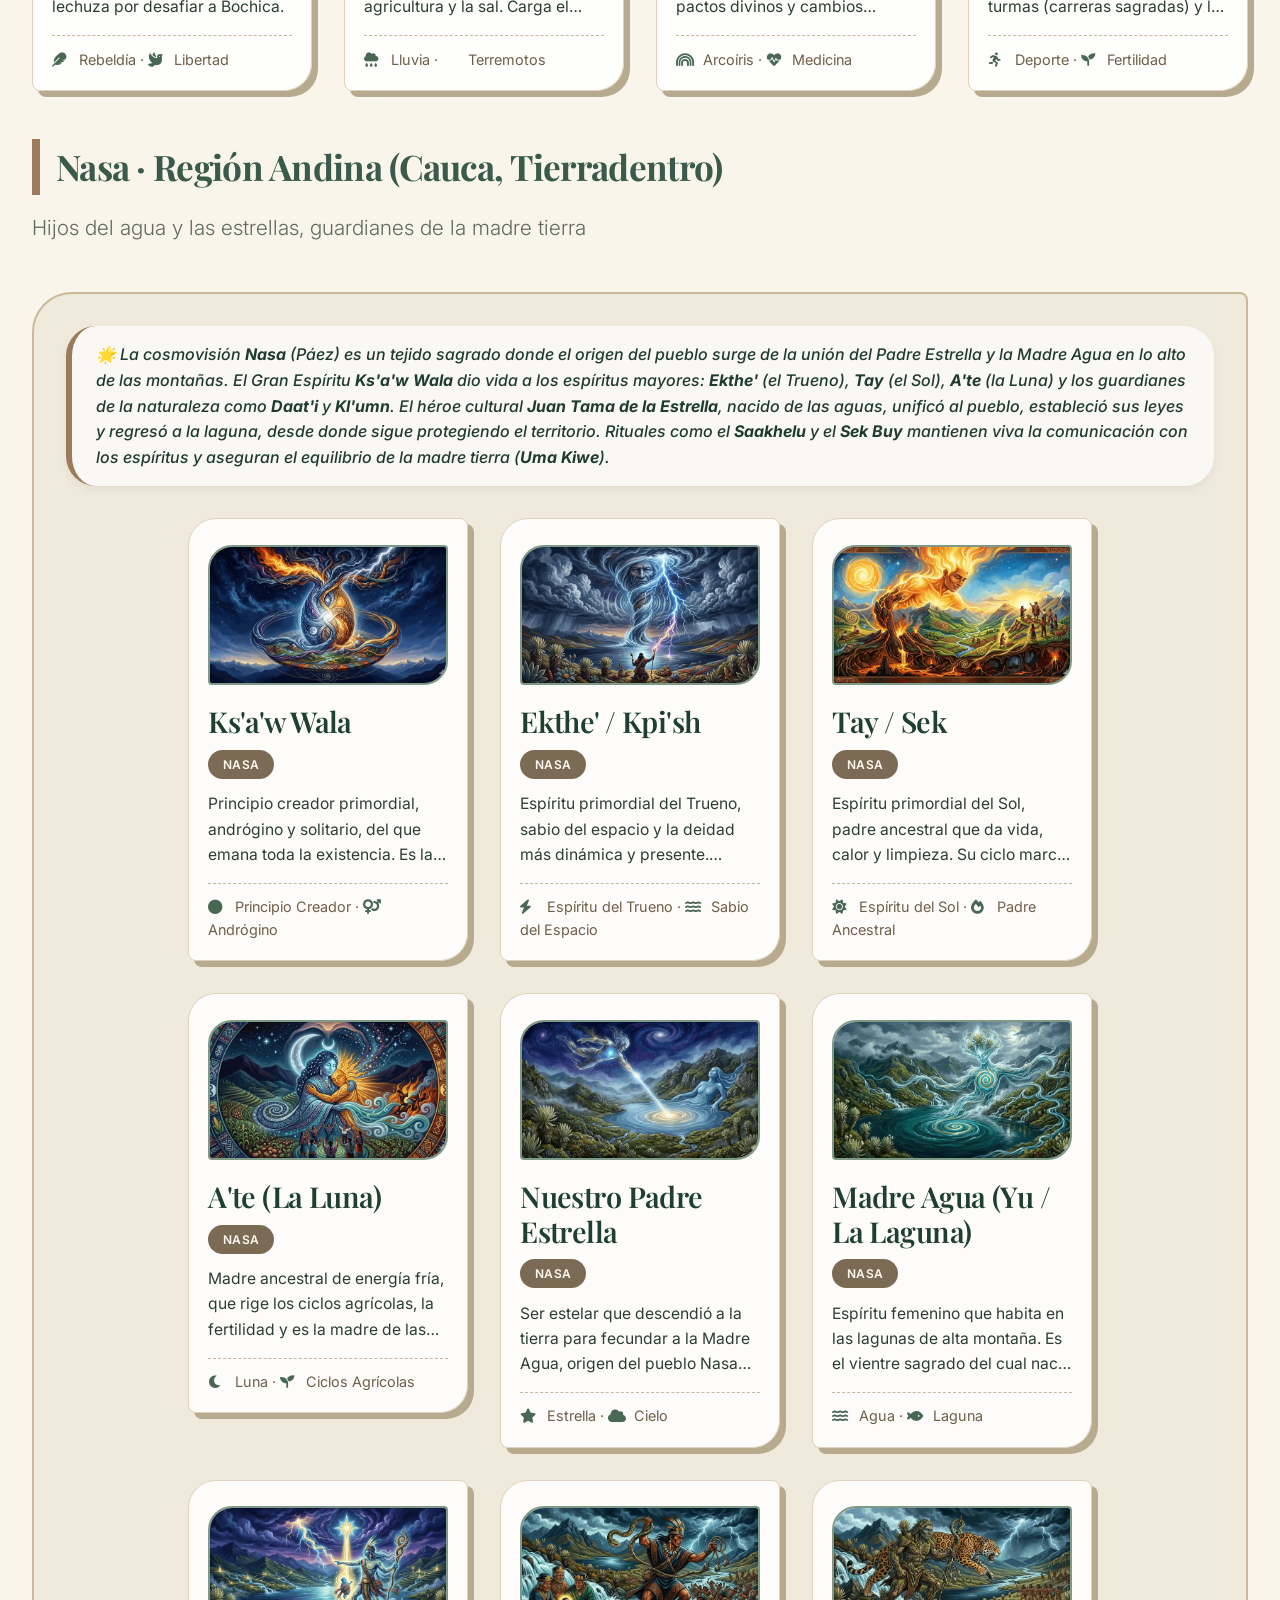
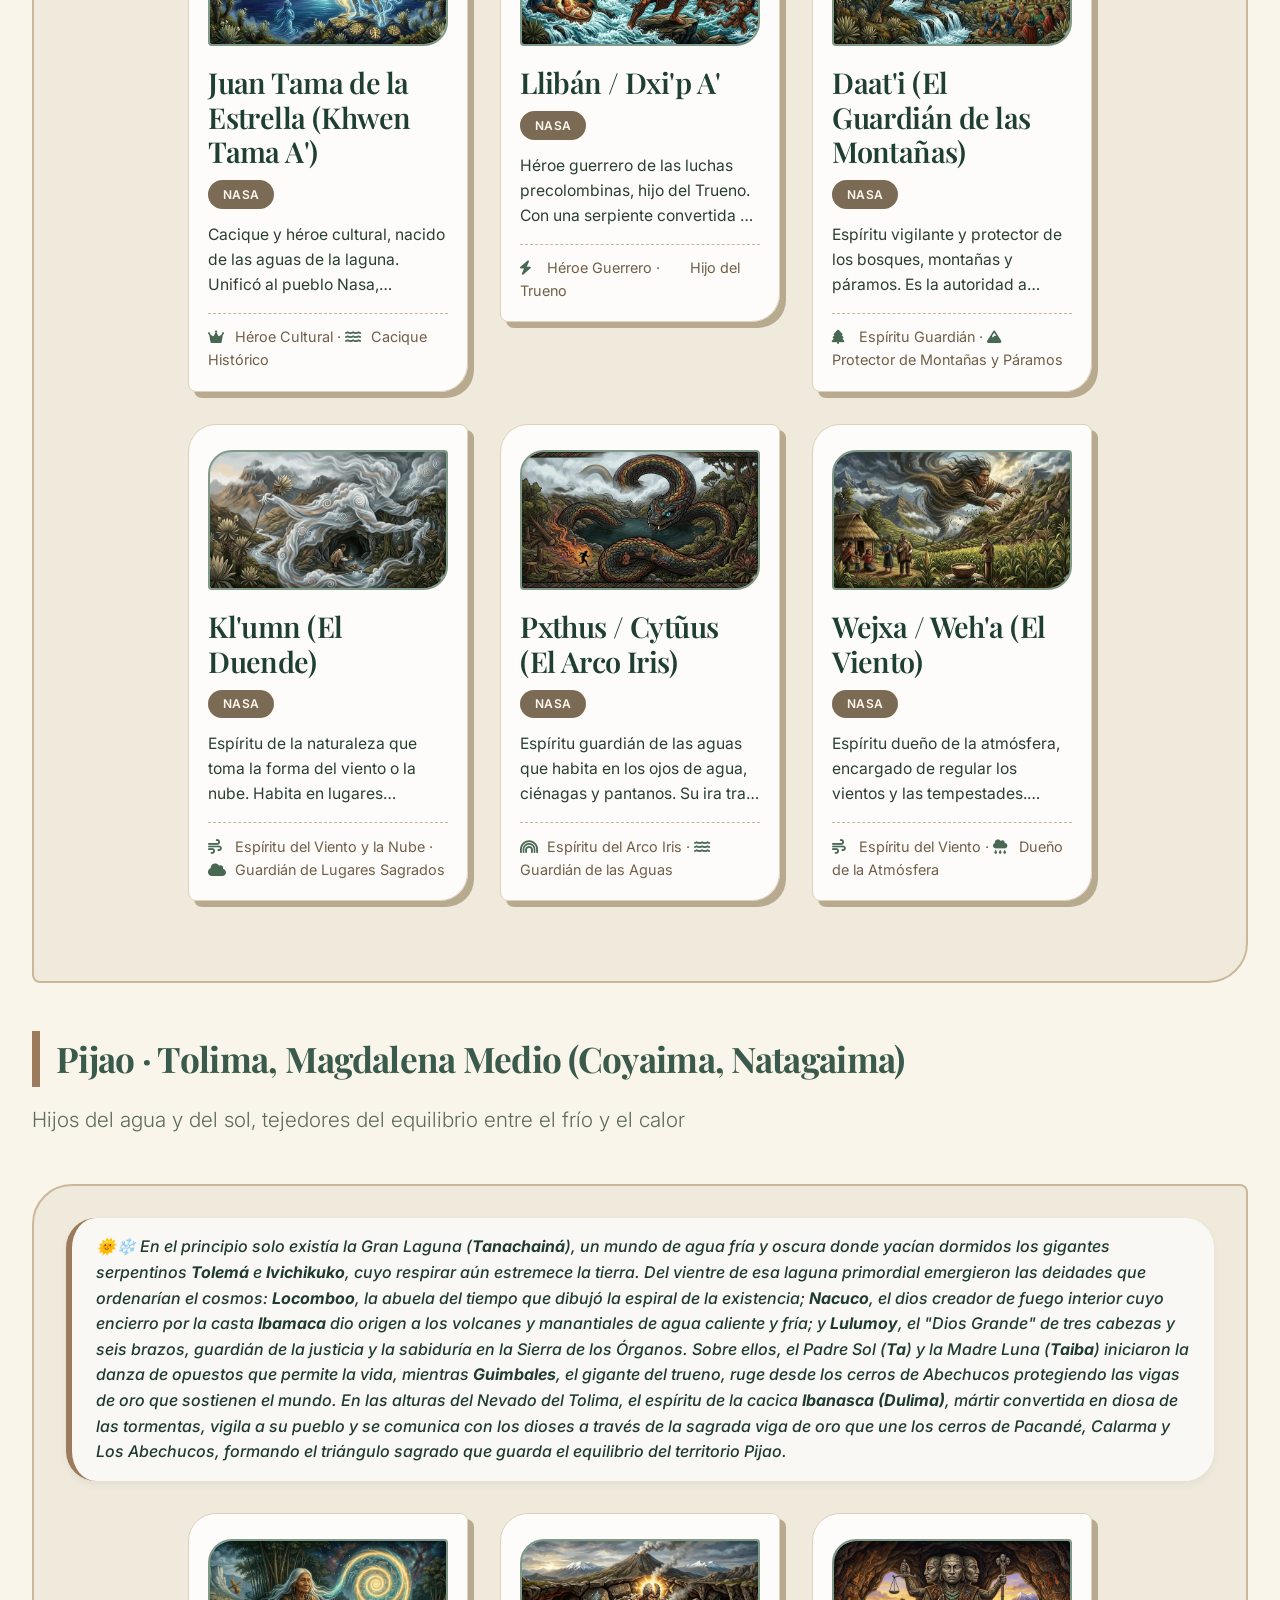
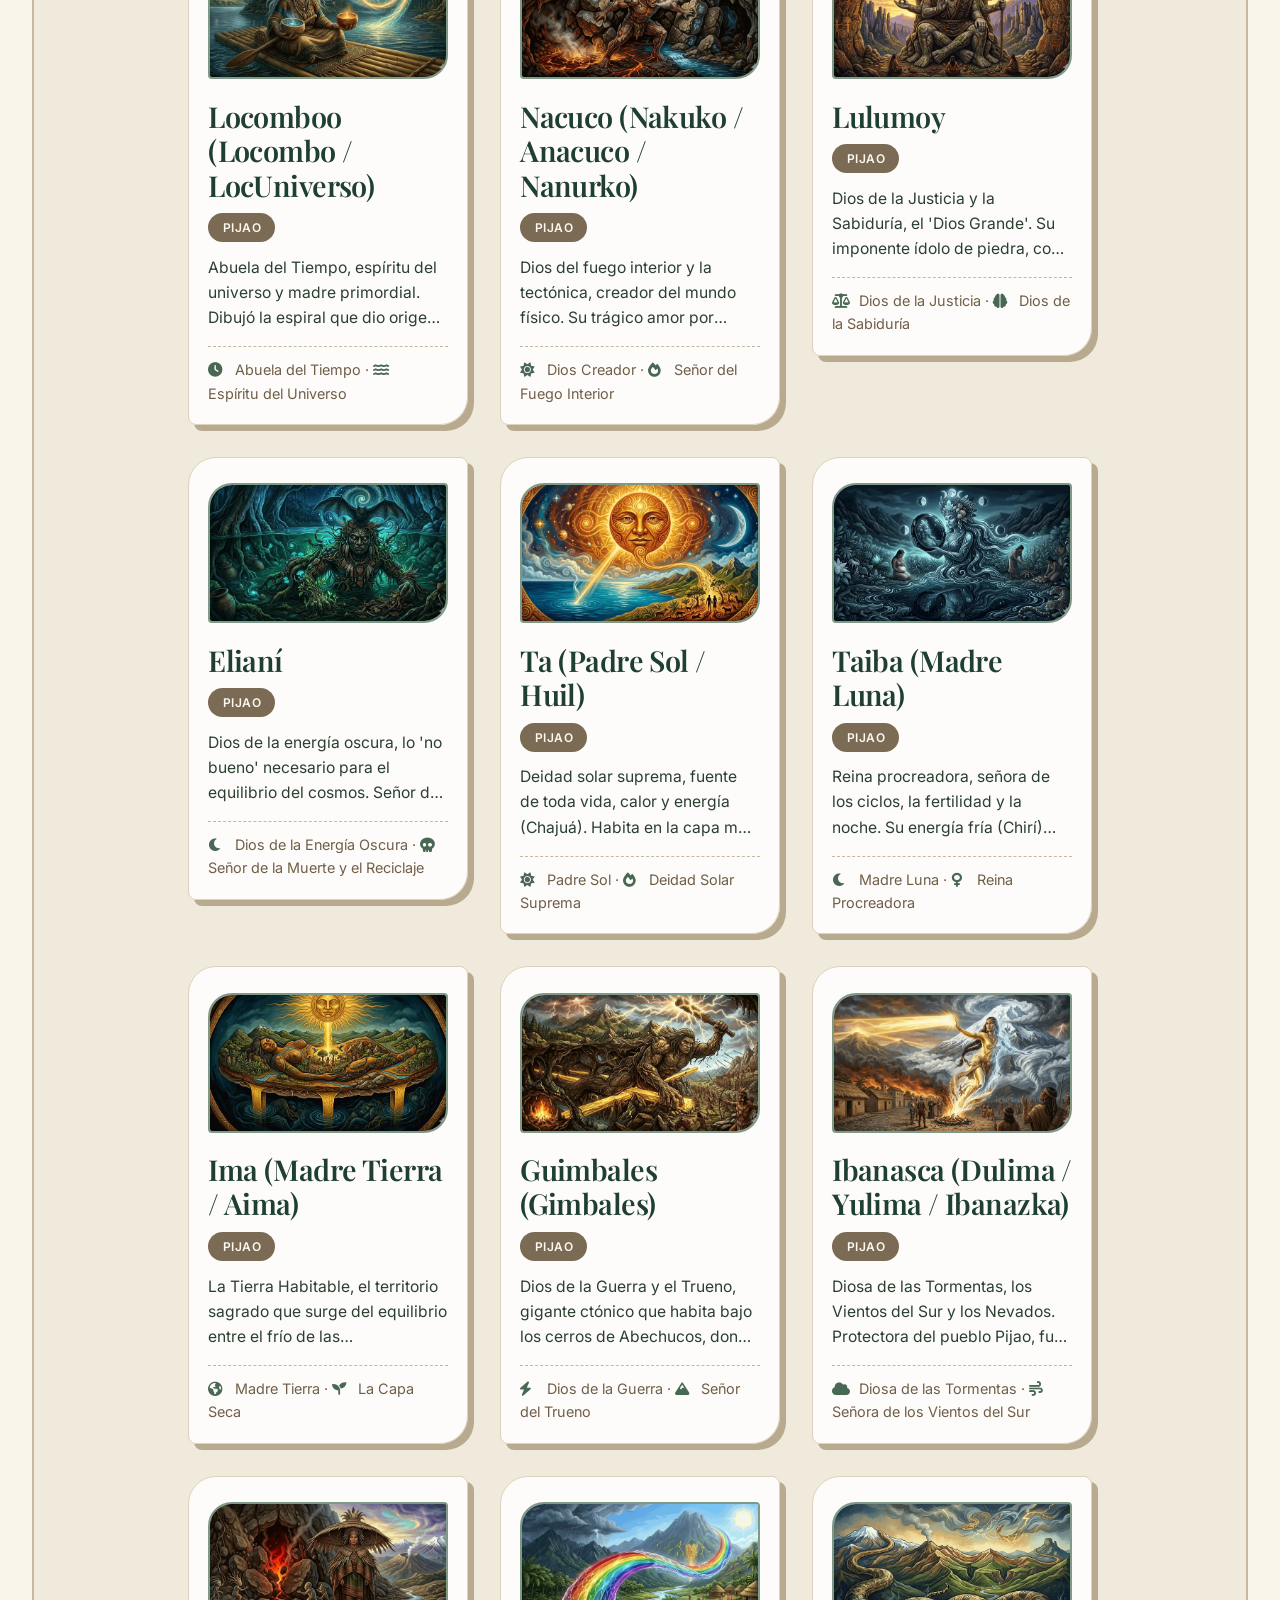
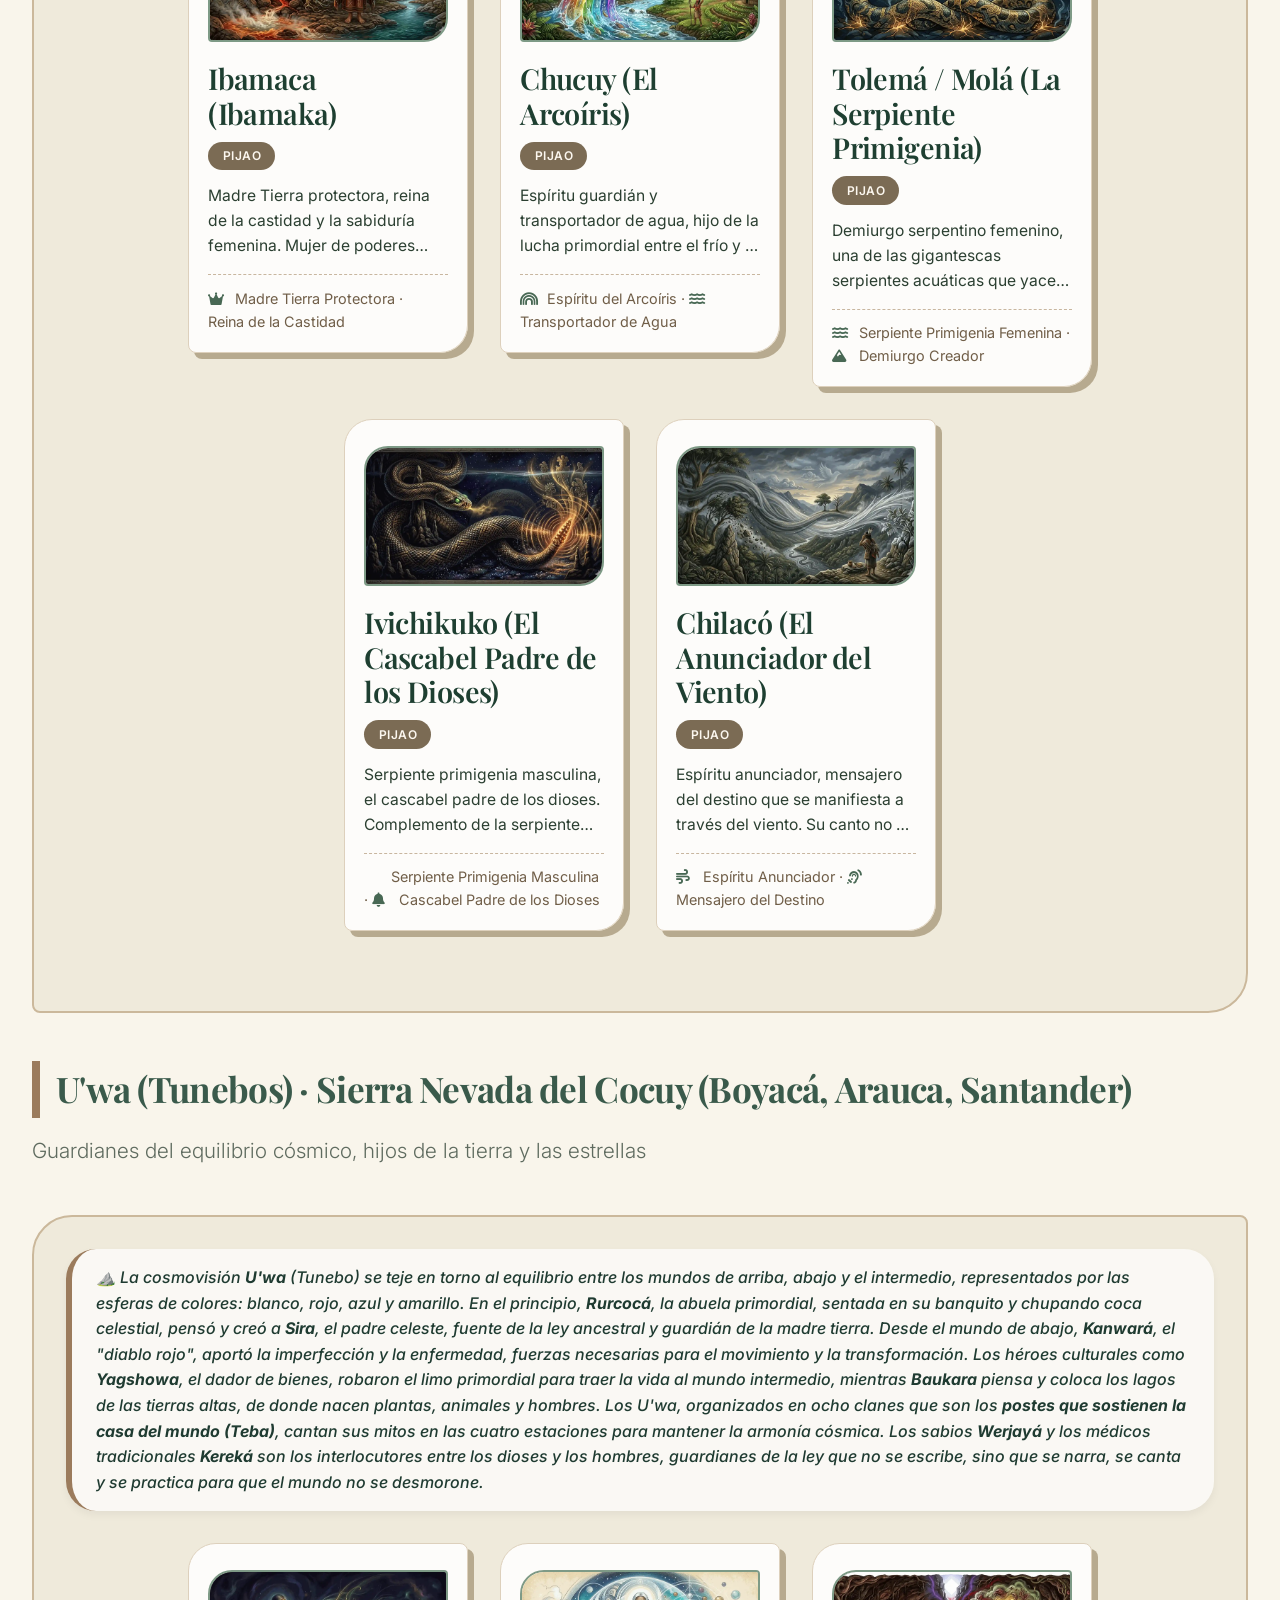
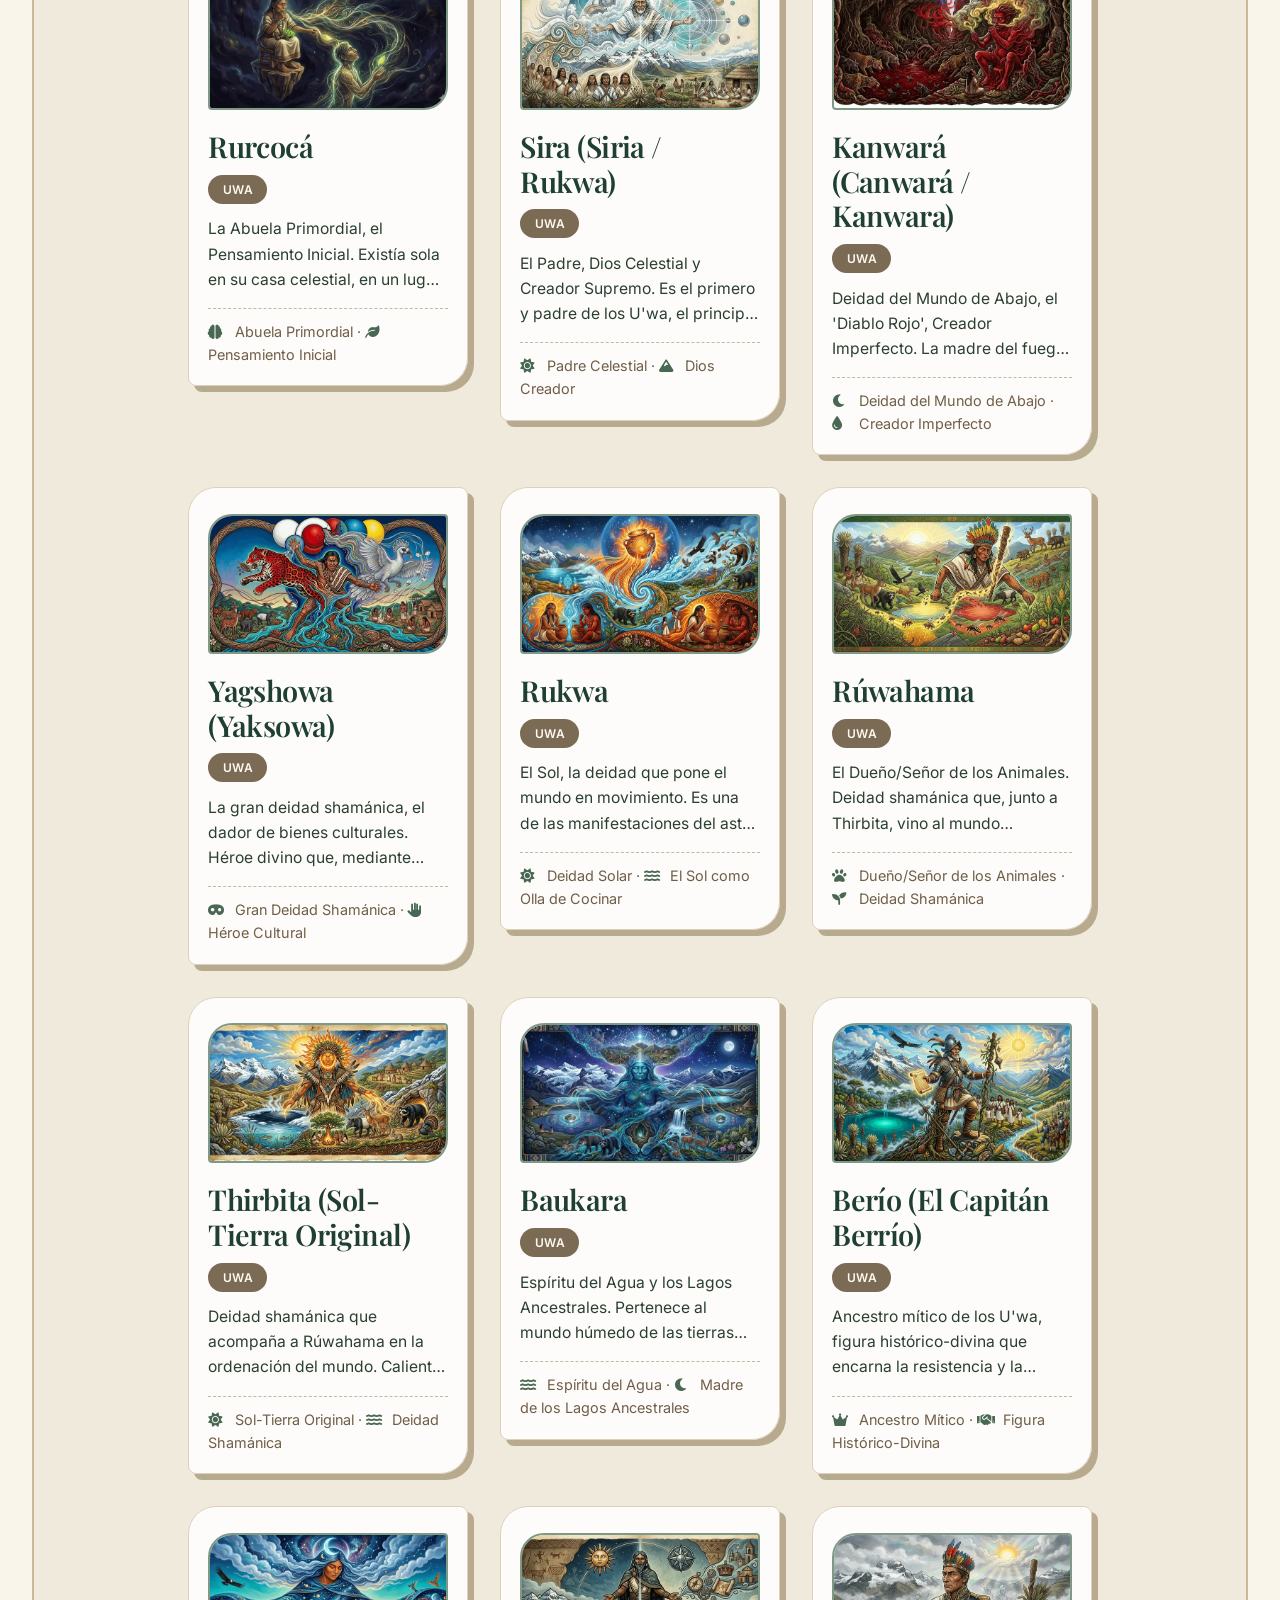
<file: panteon/index.html>
<!doctype html>
<html lang="es">
  <head>
    <meta charset="UTF-8" />
    <meta name="viewport" content="width=device-width, initial-scale=1.0" />
    <title>Panteón de Dioses Colombianos · Raíces indígenas</title>
    <link rel="stylesheet" href="../styles.css" />
    <link
      rel="stylesheet"
      href="https://cdnjs.cloudflare.com/ajax/libs/font-awesome/6.0.0-beta3/css/all.min.css"
    />
    <link rel="preconnect" href="https://fonts.googleapis.com" />
    <link rel="preconnect" href="https://fonts.gstatic.com" crossorigin />
    <link
      href="https://fonts.googleapis.com/css2?family=Inter:opsz,wght@14..32,300..700&family=Playfair+Display:ital,wght@0,400..700;1,400..700&display=swap"
      rel="stylesheet"
    />
  </head>
  <body>
    <header>
      <div class="container">
        <div class="logo-area">
          <i class="fas fa-sun logo-icon"></i>
          <div class="site-title">
            <h1>Panteón de Dioses Colombianos</h1>
            <p>
              Espíritus, creadores y dueños de la naturaleza · más de 100
              pueblos originarios
            </p>
          </div>
        </div>
        <nav>
          <ul>
            <li><a href="../index.html">Inicio</a></li>
            <li class="dropdown">
              <a href="#caribe">Caribe</a>
              <ul class="dropdown-menu">
                <li><a href="#kogui">Sierra Nevada</a></li>
                <li><a href="#wayuu">Wayúu</a></li>
              </ul>
            </li>
            <li class="dropdown">
              <a href="#andina">Andina</a>
              <ul class="dropdown-menu">
                <li><a href="#muisca">Muisca</a></li>
                <li><a href="#misak">Misak</a></li>
                <li><a href="#Nasa">Nasa</a></li>
                <li><a href="#Pijao">Pijao</a></li>
                <li><a href="#Uwa">U'wa</a></li>
              </ul>
            </li>
            <li class="dropdown">
              <a href="#pacifico">Pacífico</a>
              <ul class="dropdown-menu">
                <li><a href="#awa">Awa</a></li>
                <li><a href="#embera">Emberá</a></li>
                <li><a href="#Wounaan">Wounaan</a></li>
              </ul>
            </li>
            <li class="dropdown">
              <a href="#amazonia">Amazonía</a>
              <ul class="dropdown-menu">
                <li><a href="#Uitoto">Uitoto</a></li>
                <li><a href="#Tikuna">Tikuna</a></li>
                <li><a href="#Tukano">Tukano</a></li>
                <li><a href="#Bora">Bora</a></li>
                <li><a href="#Yagua">Yagua</a></li>
              </ul>
            </li>
            <li class="dropdown">
              <a href="#orinoquia">Orinoquía</a>
              <ul class="dropdown-menu">
                <li><a href="#Sikuani">Sikuani</a></li>
                <li><a href="#Achagua">Achagua</a></li>
                <li><a href="#Piapoco">Piapoco</a></li>
              </ul>
            </li>
            <li><a href="#otras">Otras</a></li>
          </ul>
        </nav>
      </div>
    </header>

    <main class="container">
      <!-- Introducción y respeto -->
      <div class="intro-card">
        <p>
          <strong>Colombia</strong> no tiene una mitología única: es un tejido
          de más de 100 pueblos indígenas (muiscas, wayúu, kogi, uitoto, tikuna,
          emberá…). Cada cultura concibe su propio cosmos. Aquí presentamos una
          <strong>selección representativa</strong> de deidades, espíritus y
          héroes culturales, con profundo respeto por los saberes originarios,
          muchos de los cuales permanecen reservados o se transmiten sólo en
          lenguas nativas.
        </p>
      </div>

      <!-- ==================== REGIÓN CARIBE ==================== -->
      <section id="caribe">
        <h1>
          <i
            class="fas fa-water"
            style="margin-right: 0.7rem; color: #b37b48"
          ></i>
          Región Caribe
        </h1>

        <!-- Cultura Kogui -->
        <section id="kogui">
          <h2>
            <strong>Sierra Nevada · Pueblo Kogui/Arhuaco/Wiwa/Kankuamo</strong>
          </h2>
          <p class="subtitulo">
            Guardianes del corazón del mundo · La creación desde el pensamiento
            de Aluna
          </p>

          <div class="cultura-block">
            <p class="nota-destacada">
              🌟
              <strong
                >Los tres dioses fundamentales del panteón
                Kogui/Arhuaco/Wiwa/Kankuamo:</strong
              >
              Todo surge de <strong>Aluna</strong>, el pensamiento y la memoria
              de la Gran Madre. De ella nacen los primeros seres espirituales
              que dan forma al cosmos: <strong>Gaulchováng</strong>, la Madre
              primordial que era agua y noche; <strong>Sintána</strong>, el
              primer hombre y héroe cultural que obtiene la tierra fértil; y
              <strong>Seiyankua</strong>, el creador de la tierra sólida, los
              metales y la humanidad. Juntos representan el tránsito del
              pensamiento a la materia.
            </p>
            <div id="caribe-kogui-triada" class="deity-grid"></div>
          </div>

          <!-- Corrección: eliminado el cierre </div> extra y ajustada la estructura -->
          <div class="cultura-flex">
            <p class="nota-destacada">
              🌟 <strong>Los hacedores del universo:</strong> La Gran Madre dio
              a luz a los Padres del Mundo, quienes organizaron los elementos.
              <strong>Sukukui</strong> creó el mar;
              <strong>Makuyantana</strong>, el fuego;
              <strong>Duguenavi</strong>, los animales y el arte chamánico; y
              <strong>Mulkuexe</strong> otorgó el primer pensamiento a los
              humanos.
            </p>
            <div id="caribe-kogui-hacedores" class="deity-grid"></div>

            <p class="nota-destacada">
              🌟
              <strong>Las fuerzas primordiales y los linajes sagrados:</strong>
              <strong>Seraira</strong>, espíritu fundacional;
              <strong>Sei-nake</strong>, la Tierra Negra que da fertilidad;
              <strong>Haba Nabobá</strong>, madre ambivalente de serpientes y
              lagunas; <strong>Kashindúkua</strong>, el Padre Tigre ancestral;
              <strong>Námaku</strong>, el héroe trágico atrapado entre lo humano
              y lo felino; <strong>Nurlita</strong>, el murciélago, uno de los
              Mamas Buenos; <strong>Sekuisbuchi</strong>, el antihéroe que
              encarna la transgresión; y <strong>Abuela Suzaubañ</strong>, la
              ancuestra devoradora cuyo mito explica el origen de la muerte.
              Juntos representan la dualidad, el equilibrio y el destino en la
              cosmovisión kogui.
            </p>
            <div id="caribe-kogui-linajes" class="deity-grid"></div>
          </div>
          <!-- Fin de la corrección -->
        </section>

        <!-- Cultura Wayúu -->
        <section id="wayuu">
          <h2><strong>Wayúu · Península de La Guajira</strong></h2>
          <p class="subtitulo">
            El pueblo del desierto, sus dioses y héroes culturales
          </p>
          <div class="cultura-block">
            <p class="nota-destacada">
              🌟 La cosmovisión <strong>Wayúu</strong> está poblada de dioses
              creadores, astros, espíritus de la naturaleza y héroes culturales.
              Maleiwa, el ser supremo, creó a los wayúu; Juyá y Mma, la lluvia y
              la tierra, fecundan la vida; Pulowi gobierna los vientos; y los
              astros Ka'i y Kashi iluminan el camino. Héroes como los que
              robaron el fuego y los gemelos transformadores dieron forma al
              mundo wayúu.
            </p>
            <div id="caribe-wayuu-principal" class="deity-grid"></div>
          </div>
        </section>
      </section>

      <!-- ==================== REGIÓN ANDINA ==================== -->
      <section id="andina">
        <h1>
          <i
            class="fas fa-mountain"
            style="margin-right: 0.7rem; color: #b37b48"
          ></i>
          Región Andina
        </h1>

        <!-- Cultura Muisca -->
        <section id="muisca">
          <h2>Altiplano Muisca · Chibchas</h2>
          <p class="subtitulo">
            Seres que habitaron el corazón de la cordillera andina
          </p>

          <div class="cultura-block">
            <p class="nota-destacada">
              🌟
              <strong>Los tres dioses fundamentales del panteón muisca:</strong>
              Chiminigagua, el ser supremo y creador de la luz; Sué, el dios
              solar que rige la fertilidad y la vida; y Chía, la diosa lunar que
              simboliza la noche y la feminidad. Juntos representan el origen,
              el orden y el equilibrio del cosmos.
            </p>
            <div id="andina-muisca-triada" class="deity-grid"></div>
          </div>
          <div class="cultura-flex">
            <p class="nota-destacada">
              🌟
              <strong
                >Los guardianes, creadores y fuerzas de la naturaleza
                muisca:</strong
              >
              <strong>Bagüe</strong>, la Madre Abuela primordial, origen de
              todo; <strong>Bachué</strong>, la madre ancestral que emergió de
              la laguna para poblar la tierra; <strong>Chibchacum</strong>, dios
              de las lluvias y los terremotos, que carga el mundo sobre sus
              hombros; <strong>Bochica</strong>, el héroe civilizador que enseñó
              las leyes y abrió el Salto del Tequendama;
              <strong>Huitaca</strong>, la diosa rebelde del placer y la
              libertad, convertida en lechuza; <strong>Nencatacoa</strong>,
              protector de los artesanos y señor de la fiesta y la chicha;
              <strong>Cuchavira</strong>, el arco iris mensajero entre el cielo
              y la tierra, protector de partos y enfermos; y
              <strong>Chaquén</strong>, dios del trabajo, el deporte y la guerra
              ritual. Juntos completan el rico panteón que rigió la vida, el
              orden y el caos en el altiplano cundiboyacense.
            </p>
            <div id="andina-muisca-guardianes" class="deity-grid"></div>
          </div>
        </section>

        <!-- Cultura Nasa -->
        <section id="Nasa">
          <h2><strong>Nasa · Región Andina (Cauca, Tierradentro)</strong></h2>
          <p class="subtitulo">
            Hijos del agua y las estrellas, guardianes de la madre tierra
          </p>
          <div class="cultura-block">
            <p class="nota-destacada">
              🌟 La cosmovisión <strong>Nasa</strong> (Páez) es un tejido
              sagrado donde el origen del pueblo surge de la unión del Padre
              Estrella y la Madre Agua en lo alto de las montañas. El Gran
              Espíritu <strong>Ks'a'w Wala</strong> dio vida a los espíritus
              mayores: <strong>Ekthe'</strong> (el Trueno),
              <strong>Tay</strong> (el Sol), <strong>A'te</strong> (la Luna) y
              los guardianes de la naturaleza como <strong>Daat'i</strong> y
              <strong>Kl'umn</strong>. El héroe cultural
              <strong>Juan Tama de la Estrella</strong>, nacido de las aguas,
              unificó al pueblo, estableció sus leyes y regresó a la laguna,
              desde donde sigue protegiendo el territorio. Rituales como el
              <strong>Saakhelu</strong> y el <strong>Sek Buy</strong> mantienen
              viva la comunicación con los espíritus y aseguran el equilibrio de
              la madre tierra (<strong>Uma Kiwe</strong>).
            </p>
            <div id="andina-nasa-principal" class="deity-grid"></div>
          </div>
        </section>

        <!-- Cultura Pijaos -->
        <section id="Pijao">
          <h2>
            <strong
              >Pijao · Tolima, Magdalena Medio (Coyaima, Natagaima)</strong
            >
          </h2>
          <p class="subtitulo">
            Hijos del agua y del sol, tejedores del equilibrio entre el frío y
            el calor
          </p>
          <div class="cultura-block">
            <p class="nota-destacada">
              🌞❄️ En el principio solo existía la Gran Laguna
              (<strong>Tanachainá</strong>), un mundo de agua fría y oscura
              donde yacían dormidos los gigantes serpentinos
              <strong>Tolemá</strong> e <strong>Ivichikuko</strong>, cuyo
              respirar aún estremece la tierra. Del vientre de esa laguna
              primordial emergieron las deidades que ordenarían el cosmos:
              <strong>Locomboo</strong>, la abuela del tiempo que dibujó la
              espiral de la existencia; <strong>Nacuco</strong>, el dios creador
              de fuego interior cuyo encierro por la casta
              <strong>Ibamaca</strong> dio origen a los volcanes y manantiales
              de agua caliente y fría; y <strong>Lulumoy</strong>, el "Dios
              Grande" de tres cabezas y seis brazos, guardián de la justicia y
              la sabiduría en la Sierra de los Órganos. Sobre ellos, el Padre
              Sol (<strong>Ta</strong>) y la Madre Luna (<strong>Taiba</strong>)
              iniciaron la danza de opuestos que permite la vida, mientras
              <strong>Guimbales</strong>, el gigante del trueno, ruge desde los
              cerros de Abechucos protegiendo las vigas de oro que sostienen el
              mundo. En las alturas del Nevado del Tolima, el espíritu de la
              cacica <strong>Ibanasca (Dulima)</strong>, mártir convertida en
              diosa de las tormentas, vigila a su pueblo y se comunica con los
              dioses a través de la sagrada viga de oro que une los cerros de
              Pacandé, Calarma y Los Abechucos, formando el triángulo sagrado
              que guarda el equilibrio del territorio Pijao.
            </p>
            <div id="andina-pijao-principal" class="deity-grid"></div>
          </div>
        </section>

        <!-- Cultura U'wa (Tunebos) -->
        <section id="Uwa">
          <h2>
            <strong
              >U'wa (Tunebos) · Sierra Nevada del Cocuy (Boyacá, Arauca,
              Santander)</strong
            >
          </h2>
          <p class="subtitulo">
            Guardianes del equilibrio cósmico, hijos de la tierra y las
            estrellas
          </p>
          <div class="cultura-block">
            <p class="nota-destacada">
              ⛰️ La cosmovisión <strong>U'wa</strong> (Tunebo) se teje en torno
              al equilibrio entre los mundos de arriba, abajo y el intermedio,
              representados por las esferas de colores: blanco, rojo, azul y
              amarillo. En el principio, <strong>Rurcocá</strong>, la abuela
              primordial, sentada en su banquito y chupando coca celestial,
              pensó y creó a <strong>Sira</strong>, el padre celeste, fuente de
              la ley ancestral y guardián de la madre tierra. Desde el mundo de
              abajo, <strong>Kanwará</strong>, el "diablo rojo", aportó la
              imperfección y la enfermedad, fuerzas necesarias para el
              movimiento y la transformación. Los héroes culturales como
              <strong>Yagshowa</strong>, el dador de bienes, robaron el limo
              primordial para traer la vida al mundo intermedio, mientras
              <strong>Baukara</strong> piensa y coloca los lagos de las tierras
              altas, de donde nacen plantas, animales y hombres. Los U'wa,
              organizados en ocho clanes que son los
              <strong>postes que sostienen la casa del mundo (Teba)</strong>,
              cantan sus mitos en las cuatro estaciones para mantener la armonía
              cósmica. Los sabios <strong>Werjayá</strong> y los médicos
              tradicionales <strong>Kereká</strong> son los interlocutores entre
              los dioses y los hombres, guardianes de la ley que no se escribe,
              sino que se narra, se canta y se practica para que el mundo no se
              desmorone.
            </p>
            <div id="andina-uwa-principal" class="deity-grid"></div>
          </div>
        </section>

        <!-- Cultura Misak (Guambianos) -->
        <section id="misak">
          <h2><strong>Misak · Cordillera Central (Cauca, Guambía)</strong></h2>
          <p class="subtitulo">
            Hijos del agua y la sangre de los derrumbes, guardianes del páramo
            sagrado
          </p>
          <div class="cultura-block">
            <p class="nota-destacada">
              💧 La cosmovisión <strong>Misak</strong> (Guambianos) es un tejido
              sagrado tejido en la dualidad de <strong>Pishimisak</strong> y
              <strong>Kallim</strong>, los grandes espíritus que encierran lo
              masculino y lo femenino, el páramo y el clima cálido. En el
              principio, las lagunas <strong>Ñimbe</strong> (madre) y
              <strong>Piendamó</strong> (padre) se unieron en una danza de
              creación, y de su encuentro surgió el arcoíris
              <strong>Kosrompoto</strong>, cuya luz iluminó el nacimiento de los
              primeros humanos: los <strong>Pishau</strong>, gigantes sabios que
              construyeron el territorio ancestral, <em>Nupirau</em>, antes de
              la llegada de los españoles. De las aguas cristalinas del río
              formado por el arcoíris nacieron los primeros caciques,
              <strong>Tata Illimpi</strong> y <strong>Mama Keltsi</strong>,
              quienes recibieron de Pishimisak y Kallim las enseñanzas para
              gobernarse, amar la naturaleza y vivir en paz. La
              <strong>Mama Manuela Caramaya</strong>, la Mama Grande, protegió
              al pueblo con su sabiduría guerrera, transformando a los enemigos
              en frailejones, y el travieso <strong>Pedro</strong> remodeló el
              paisaje con su magia, salvando la vida en su gran tambor. En la
              noche, el <strong>Pájaro que se Come las Almas</strong> recuerda
              la importancia de vivir con nobleza, mientras los médicos
              tradicionales (<em>mørøpik</em>) y las parteras (<em>shuras</em>)
              mantienen el equilibrio entre los seres humanos, la naturaleza y
              el mundo espiritual. Somos <em>piurek</em>, hijos del agua, y
              nuestra misión es cuidar el páramo, las lagunas y la casa de
              todos: <strong>kan latraptꝋ pishintꝋ</strong>.
            </p>
            <div id="andina-misak-principal" class="deity-grid"></div>
          </div>
        </section>
      </section>

      <!-- ==================== REGIÓN PACÍFICO ==================== -->
      <section id="pacifico">
        <h1>
          <i
            class="fas fa-water"
            style="margin-right: 0.7rem; color: #b37b48"
          ></i>
          Región Pacífico
        </h1>

        <!-- Cultura Awa -->
        <section id="awa">
          <h2><strong>Awá · Nariño y Putumayo, Colombia · Ecuador</strong></h2>
          <p class="subtitulo">
            Gente de la montaña, guardianes del árbol grande y los cuatro mundos
          </p>
          <div class="cultura-block">
            <p class="nota-destacada">
              🌳 La cosmovisión <strong>Awá</strong> (ɨnkal Awá) se sostiene
              sobre <strong>cuatro mundos</strong> verticales: el
              <strong>Masa Su</strong> (mundo inferior de los seres pequeños que
              comen humo), el <strong>Pas Su</strong> (mundo de los Awá vivos),
              el <strong>Kutña Su</strong> (mundo de los muertos y los
              espíritus) y el <strong>Ampara Su</strong> (mundo del Creador
              supremo). En el principio, una
              <strong>barbacha negra</strong> descendió de un árbol para dar
              vida al primer hombre <strong>Atim Awá</strong>, y una
              <strong>barbacha blanca</strong> creó a la primera mujer
              <strong>Ashampa</strong>. De la unión de <strong>Dios</strong> y
              <strong>el diablo</strong> surgieron la tierra y las peñas, los
              cultivos y los peligros. El
              <strong>Árbol Grande (Katsa Ti)</strong> albergaba todas las
              semillas; al ser derribado, esparció los alimentos por el
              territorio y marcó el origen de la agricultura. El
              <strong>Trueno (Ippa Awá)</strong>, niño convertido en el abuelo
              de los relámpagos, rige la tormenta desde las lomas; el
              <strong>Cueche (arcoíris)</strong> custodia los ríos y castiga la
              pesca abusiva; la
              <strong>Vieja del Monte (Ambarengua)</strong> protege los animales
              y sus cenizas dieron origen a los zancudos; el
              <strong>Astarón</strong> es el dueño de los cerdos de monte; el
              <strong>Duende</strong> enamora y encanta en las quebradas; el
              <strong>Chutún</strong> guarda las chagras; y el
              <strong>Temblor (Ip Awá)</strong> con sus saltos sacude la tierra.
              Cada espíritu habita uno de los cuatro mundos, y entre todos
              mantienen el equilibrio del <em>Katza Su</em>, la casa grande que
              es el territorio Awá.
            </p>
            <div id="pacifico-awa-principal" class="deity-grid"></div>
          </div>
        </section>

        <!-- Cultura Emberá -->
        <section id="embera">
          <h2>
            <strong
              >Emberá · Chocó, Antioquia, Risaralda, Colombia · Panamá</strong
            >
          </h2>
          <p class="subtitulo">
            Gente de río, de montaña y de selva, herederos del jaibanismo y la
            palabra de Karagabí
          </p>
          <div class="cultura-block">
            <p class="nota-destacada">
              🌎 La cosmovisión <strong>Emberá</strong> (êbêra, “gente”) se
              organiza en <strong>tres mundos verticales</strong>: el
              <strong>Bajía</strong> (mundo de arriba, de las cosas azules),
              donde residen <strong>Dachizeze</strong> (el ser primordial
              andrógino) y <strong>Karagabí</strong> (dios creador); el
              <strong>mundo medio</strong> (egoró), habitado por los Emberá
              vivos; y el <strong>Armucurá</strong> (mundo subterráneo),
              gobernado por <strong>Tutruica</strong>, el oponente eterno de
              Karagabí. En el principio, <strong>Dachizeze</strong> lanzó un
              escupitajo y de su saliva nació <strong>Karagabí</strong>, quien
              creó a los humanos, el sol (Humántahu), la luna (Gedeco) y ordenó
              el cosmos. <strong>Karagabí</strong> derribó el árbol sagrado
              <strong>Jenené</strong> para liberar las aguas que formaron ríos y
              mares; castigó con transformaciones a los mezquinos y
              desobedientes, convirtiéndolos en animales.
              <strong>Pakoré Wera</strong>, hija de Dachizeze, creó la
              naturaleza, los animales y es la madre del monte, custodia de las
              cacerías. <strong>Dabeiba</strong>, hija de Karagabí, enseñó a los
              Emberá a tejer, hacer cerámica, pintarse y sembrar; desde el cielo
              gobierna las tempestades. <strong>Cobaima</strong>, el primer
              jaibaná, ordenó el territorio, separó los animales dañinos y
              nombró los ríos. <strong>Jinu Potó</strong>, héroe nacido de la
              pantorrilla, viajó al inframundo, trajo el chontaduro y la caña, y
              tras ser castigado se convirtió en los insectos que chupan sangre.
              <strong>Ancastor</strong>, el ave blanca, transporta las almas al
              Bajía y trajo el maíz desde el cielo. <strong>Antumía</strong>,
              espíritu maligno del agua, acecha en ríos y lagunas. El
              <strong>Jenené</strong> es el árbol cósmico que contenía todas las
              aguas; <strong>Hímo la Iguana</strong> guardaba el fuego hasta que
              Karagabí lo robó para darlo a los hombres. Cada espíritu y deidad
              habita uno de los tres mundos, y entre todos mantienen el
              equilibrio del territorio, la salud y la palabra de los jaibanás.
            </p>
            <div id="pacifico-embera-principal" class="deity-grid"></div>
          </div>
        </section>

        <!-- Cultura Wounaan -->
        <section id="Wounaan">
          <h2>
            <strong
              >Wounaan · Chocó y Valle del Cauca, Colombia · Panamá</strong
            >
          </h2>
          <p class="subtitulo">
            Hijos del barro, guardianes del monte y los cuatro mundos
          </p>
          <div class="cultura-block">
            <p class="nota-destacada">
              🌊 La cosmovisión <strong>Wounaan</strong> (Waunana, Noanamá) se
              ordena en <strong>cuatro mundos</strong> verticales: el
              <strong>Maach Ai Pomaam jeb</strong> (mundo del Padre Mayor, el
              Creador), el <strong>Êwandam jeb</strong> (mundo del hijo
              moldeador), el <strong>Wounaan jeb</strong> (mundo de los vivos,
              los animales y los cultivos) y el
              <strong>Aharmia jeb</strong> (mundo inferior). En el principio,
              <strong>Maach Aai</strong> surgió de una laguna primordial, creó
              la tierra, el mar, las montañas, el sol y la luna. En la playa del
              Baudó engendró a su hijo <strong>Êwandam</strong>, quien,
              sintiéndose solo, intentó crear gente con madera de chonta
              (demasiado dura) y balso (demasiado blanda), hasta que halló en el
              <strong>barro</strong> la materia perfecta: moldeó miles de
              figuras y su padre les dio vida. Los <strong>waspien</strong> son
              espíritus invisibles, dueños del <em>chi mie</em> (poder
              espiritual), organizados con su propio cacique; habitan bosques,
              quebradas y lagunillas, protegen la flora y la fauna, y otorgan o
              quitan poder según se respete el territorio. Los
              <strong>benkhuun</strong> (chamanes) reciben de ellos la sabiduría
              en sueños y ceremonias. El
              <strong>mito de la laguna</strong> explica el origen de las razas:
              los primeros en bañarse fueron los blancos, luego los indígenas, y
              cuando la laguna se secó, los negros solo alcanzaron a mojarse las
              palmas y plantas de los pies. Cada ser espiritual mantiene el
              equilibrio del <em>jeb</em>, la casa cósmica que es el territorio
              Wounaan.
            </p>
            <div id="pacifico-wounaan-principal" class="deity-grid"></div>
          </div>
        </section>
      </section>

      <!-- ==================== REGIÓN AMAZONÍA ==================== -->
      <section id="amazonia">
        <h1>
          <i
            class="fas fa-tree"
            style="margin-right: 0.7rem; color: #b37b48"
          ></i>
          Región Amazonía
        </h1>

        <!-- Cultura Uitoto -->
        <section id="Uitoto">
          <h2><strong>Uitoto · Amazonía colombiana y peruana</strong></h2>
          <p class="subtitulo">
            Gente de la coca, el tabaco y la yuca dulce, hijos de la Madre de
            Piedra
          </p>
          <div class="cultura-block">
            <p class="nota-destacada">
              🌿 La cosmovisión <strong>Uitoto</strong> (murui-muinane) concibe
              el universo como <strong>cinco mundos superpuestos</strong>: dos
              cielos, la tierra (<em>nanie</em>) y dos inframundos. En el origen
              no existía nada; <strong>Nofïdeño (Buinaiño)</strong>, la Madre
              Primordial, sostenía el cosmos y de su vientre brotaron los
              árboles frutales, la coca, el tabaco y la humanidad. De su aliento
              nació <strong>Mooma (Naainuema / Juziñamui)</strong>, el Padre
              Creador, quien separó los cielos, creó el agua y modeló a los
              primeros seres. Tras el gran diluvio de agua caliente,
              <strong>Buinaima (Jitoma)</strong> restauró el mundo con ayuda de
              su astuto hermano <strong>Fïzido (el Picaflor)</strong>, quien
              robó el fuego a <strong>Muinájema</strong>, el guardián oriental.
              <strong>Unámarai</strong>, padre del Yajé, organizó los clanes,
              estableció las leyes y venció al espíritu maligno
              <strong>Jóriai</strong>. En la naturaleza habitan los dueños
              espirituales: <strong>Dofi</strong> (animales de cuatro patas y
              árboles), <strong>Kisa</strong> (monos),
              <strong>Soabaro</strong> (aves), <strong>Buinaiño</strong> (aguas)
              y la dual <strong>Gerofaicofio</strong> (sapos).
              <strong>Ziinamo</strong>, la araña celestial, mora en el cielo más
              alto, mientras <strong>Dïïjoma</strong>, el chamán transformado,
              trazó los grandes ríos. Entre todos mantienen el equilibrio de la
              <em>casa común</em> que es el territorio y el cosmos.
            </p>
            <div id="amazonia-uitoto-principal" class="deity-grid"></div>
          </div>
        </section>

        <!-- Cultura Tikuna -->
        <section id="Tikuna">
          <h2>
            <strong>Tikuna · Amazonía colombiana, peruana y brasileña</strong>
          </h2>
          <p class="subtitulo">
            El pueblo pescado en Eware, hijos del huito y la carne de los
            inmortales
          </p>
          <div class="cultura-block">
            <p class="nota-destacada">
              🌊 La cosmovisión <strong>Tikuna</strong> divide el cosmos en
              <strong>tres mundos</strong>: el superior (morada de inmortales,
              Tae y el Rey Gallinazo), el intermedio (tierra de los mortales) y
              el inferior (aguas profundas y seres incompletos). En el origen,
              <strong>Mowíchina</strong> creó a <strong>Ngṵtapa</strong>, padre
              primordial, quien intentó formar humanos hasta que, picado por
              avispas en las rodillas, de ellas nacieron los gemelos
              <strong>Yoí</strong> e <strong>Ípi</strong> con sus hermanas. Yoí,
              héroe civilizador, estableció leyes, clanes y pescó a los primeros
              Tikuna en la quebrada <strong>Eware</strong> usando yuca; Ípi,
              trickster desordenado, al rallar huito deshizo su carne en el
              agua, dando origen a los peces y a otros pueblos. Del tronco caído
              del árbol <strong>Wone</strong> nació el río Amazonas. La gran
              anaconda <strong>Yéwae</strong>, manifestada como arco iris,
              sostiene los mundos y es dueña del agua. En los ríos mora
              <strong>Omacha</strong>, el delfín rosado que puede tomar forma
              humana y fecundar a las mujeres. El chamán, intermediario con los
              espíritus, cura y protege mediante el huito y el tabaco,
              manteniendo el equilibrio de la <em>casa cósmica</em> que es el
              territorio.
            </p>
            <div id="amazonia-tikuna-principal" class="deity-grid"></div>
          </div>
        </section>

        <!-- Cultura Tukano -->
        <section id="Tukano">
          <h2>
            <strong>Tukano · Vaupés colombiano y Amazonas brasileño</strong>
          </h2>
          <p class="subtitulo">
            Gente del territorio, hijos de la Anaconda Canoa
          </p>
          <div class="cultura-block">
            <p class="nota-destacada">
              🌌 La cosmovisión <strong>Tukano</strong> concibe el universo como
              una maloca de tres pisos: el <strong>cielo</strong> (mundo del
              Sol, la Luna y las estrellas), la <strong>tierra</strong> (morada
              de los humanos) y el <strong>mundo inferior</strong> (Río de los
              Muertos, aguas subterráneas). En el origen,
              <strong>Yepá Huáke</strong>, el creador supremo, estableció las
              leyes del cosmos y designó a <strong>Yúpuri Baúro</strong> como
              jefe de todas las gentes. La
              <strong>Anaconda Canoa</strong> remontó los ríos trayendo en su
              vientre a los ancestros de los distintos clanes, que emergieron
              para poblar el territorio. <strong>Yepá Uejkeó</strong>, hermana
              del creador, trajo los primeros palitos de yuca, dando origen a la
              agricultura. Las flautas sagradas <strong>Yuruparises</strong> son
              los ancestros mismos; su posesión definió el orden social y la
              separación de los sexos. Espíritus guardianes como los
              <strong>Emirarouaiti</strong> (dueños de los árboles) y entidades
              temibles como <strong>Boraró</strong> y
              <strong>Pijsubariyái</strong> pueblan el monte y las aguas,
              recordando que todo recurso tiene un dueño invisible. El chamán
              (<em>kumú</em> o <em>yai</em>) mantiene el equilibrio entre estos
              mundos, leyendo las narrativas sagradas que sostienen la
              <em>casa cósmica</em> del territorio.
            </p>
            <div id="amazonia-tukano-principal" class="deity-grid"></div>
          </div>
        </section>

        <!-- Cultura Bora -->
        <section id="Bora">
          <h2><strong>Bora · Amazonas colombiano y peruano</strong></h2>
          <p class="subtitulo">
            Gente del centro, hijos del tabaco, la coca y la yuca dulce
          </p>
          <div class="cultura-block">
            <p class="nota-destacada">
              🌎 En el principio solo existía el agua y la oscuridad.
              <strong>Píívyéjɨ Niimúhe</strong>, el Creador de la Tierra, soltó
              su palabra en forma de algodón y de ella surgió la primera tierra
              con forma de seno femenino; de su pezón brotaron la yuca, el
              tabaco y la coca. El primer hombre,
              <strong>Píínééwá Niimúhe</strong>, construyó la maloca –el centro
              del mundo– con ayuda del <strong>Asiento Verde</strong>,
              antepasado del clan Caraná. De la yuca dulce nació la primera
              mujer, <strong>Pitné Májchotájimééwa</strong>, quien descubrió el
              casabe y la cahuana, alimentos que sostienen la vida. El héroe
              cultural robó el pijuayo (chontaduro) al dueño de los peces,
              <strong>Dóóránie Bóóa</strong>, y cuatro palmeras de pijuayo
              sostienen el cosmos. <strong>Iámé Wátyo Núhba</strong> es el padre
              de todos los animales terrestres. Las <strong>Garzas</strong> son
              mensajeras del Creador: la Garza Mediadora del Comercio trajo el
              hacha de metal, que luego se transformó en el temible
              <strong>Espíritu-Tigre del Hacha</strong>, símbolo de la violencia
              del intercambio. El
              <strong>Amo de los Fuegos del Cielo</strong> (Señor Rayo) purifica
              con su fuego, y <strong>El Colibrí</strong> recuperó las semillas
              después del diluvio. Cada maloca, cada manguaré y cada ritual con
              coca y ambil mantienen viva la comunicación con el Creador, quien
              aún sostiene la tierra con sus cabellos invisibles.
            </p>
            <div id="amazonia-bora-principal" class="deity-grid"></div>
          </div>
        </section>

        <!-- Cultura Yagua -->
        <section id="Yagua">
          <h2>
            <strong
              >Yagua · Amazonía (Ríos Amazonas, Putumayo y frontera
              Perú-Colombia)</strong
            >
          </h2>
          <p class="subtitulo">
            Hijos del agua, guardianes de la selva y tejedores de ocho mundos
          </p>
          <div class="cultura-block">
            <p class="nota-destacada">
              🌊 La cosmovisión <strong>Yagua</strong> (Ñihamwo) concibe el
              universo como
              <strong>ocho mundos superiores y dos inferiores</strong>, unidos
              por arterias cósmicas que fluyen hacia el Este, tierra de los
              ancestros inmortales (<strong>Humanati</strong>) y las luces
              celestes (<strong>Niiyaci</strong>). En el origen,
              <strong>Tupana</strong>, el Gran Padre, hizo llover sobre la
              tierra seca; de las primeras gotas nació <strong>Ja</strong>, el
              primer hombre, y los yagua se convirtieron en los “hijos del
              agua”. <strong>Luna</strong> (“Nuestro Padre”), avergonzado por su
              incesto, ascendió al cielo llevando las marcas en el rostro,
              mientras <strong>Sol (Iiñi)</strong>, su hijo, se elevó entre las
              llamas para traer luz y calor, ofreciendo en vano la inmortalidad
              a los humanos. Los
              <strong>Mellizos (Ndano y Mena)</strong> crearon los clanes,
              vencieron a los salvajes y talaron la <strong>Lupuna</strong>, el
              árbol que contenía toda el agua; su tronco se convirtió en el
              Amazonas, sus ramas en los ríos y sus astillas en los peces. El
              mundo se puebla además con
              <strong>Espíritus de la caza (Mbayántu)</strong>, los dueños del
              bosque; <strong>Chuchupe</strong>, la culebra que derramó el
              veneno original; <strong>Watachare</strong>, el sapo‑chamán que
              ciega a los guerreros; y <strong>Mocayu</strong>, el embustero que
              “estropeó” las cosas para que los humanos aprendieran a trabajar.
              En los niveles inferiores habitan los
              <strong>quinitonu</strong> (gente sin ano) y los
              <strong>mucojami</strong>, espíritus de la tierra que producen los
              terremotos. La <strong>Gran Fiesta (Jiña)</strong>, con sus cantos
              sagrados y los espíritus de la caza, mantiene viva la comunicación
              con los ancestros y asegura el equilibrio del cosmos, donde todo
              se sostiene en la circulación de la energía líquida que fecunda la
              vida.
            </p>
            <div id="amazonia-yagua-principal" class="deity-grid"></div>
          </div>
        </section>
      </section>

      <!-- ==================== REGIÓN ORINOQUÍA ==================== -->
      <section id="orinoquia">
        <h1>
          <i
            class="fas fa-leaf"
            style="margin-right: 0.7rem; color: #b37b48"
          ></i>
          Región Orinoquía
        </h1>

                <!-- ==================== INTRODUCCIÓN ORINOQUÍA ==================== -->
        <div class="intro-card region-intro" style="background: #f5f0e6; border-left: 5px solid #b37b48; padding: 1rem 1.8rem; margin-bottom: 2rem;">
            <i class="fas fa-hand-peace" style="font-size: 1.6rem; color: #b37b48; margin-right: 0.8rem; vertical-align: middle;"></i>
            <h3 style="display: inline-block; margin: 0; font-size: 1.4rem;">Un universo compartido en la Orinoquía</h3>
            
            <p style="margin-top: 0.8rem; font-size: 1rem;">Los pueblos <strong>Sikuani</strong> (familia Guahibo), <strong>Achagua</strong> y <strong>Piapoco</strong> (familia Arawak) han sido vecinos durante siglos en los Llanos Orientales. El contacto constante, los matrimonios mixtos y el intercambio de palabras han tejido un patrimonio mitológico común, que se refleja en estos cinco grandes temas presentes en las tres culturas:</p>
            
            <ul style="margin: 0.8rem 0 0.5rem 1.2rem; padding-left: 0;">
                <li><i class="fas fa-crown"></i> <strong>Dios creador supremo</strong> – <strong>Kuwei</strong> (Sikuani y Piapoco) / <strong>Purú</strong> (Achagua): ordenó el cosmos y veló por su pueblo.</li>
                <li><i class="fas fa-snake"></i> <strong>Serpiente primordial</strong> – <strong>Kuemi</strong> / <strong>Kemeine</strong>: el caos vencido que se convirtió en la <strong>Vía Láctea</strong>.</li>
                <li><i class="fas fa-tree"></i> <strong>Árbol de la vida</strong> – <strong>Kaliawirinae</strong> (Sikuani) / <strong>Chumachumarri</strong> (Achagua): origen de todos los alimentos y de la agricultura.</li>
                <li><i class="fas fa-star"></i> <strong>Héroes convertidos en estrellas</strong> – <strong>Kajuyali</strong> (Orión) y las <strong>Pléyades</strong> (Makábali / Jumeneduawa): marcan el calendario de pesca y siembra.</li>
                <li><i class="fas fa-hand-holding-heart"></i> <strong>Espíritus dueños de la naturaleza</strong> – <strong>Ainawi</strong> / <strong>Mawali</strong>: guardianes de ríos, peces y animales que exigen respeto y reciprocidad.</li>
            </ul>
            
            <p style="margin-top: 0.5rem; font-size: 0.95rem;">Al recorrer cada cultura, observa cómo estos hilos se tejen con voces propias. Un mismo territorio, muchas formas de nombrar lo sagrado.</p>
        </div>
        <!-- ==================== FIN INTRODUCCIÓN ORINOQUÍA ==================== -->

        <!-- Cultura Sikuani -->
        <section id="Sikuani">
          <h2>
            <strong
              >Sikuani · Vichada, Meta, Casanare, Arauca · Colombia</strong
            >
          </h2>
          <p class="subtitulo">
            Gente de los ríos y las sabanas, descendientes del árbol
            Kaliawirinae
          </p>
          <div class="cultura-grid">
            <p class="nota-destacada">
              🌳 La cosmovisión <strong>Sikuani</strong> (guahibo) nace del
              <strong>árbol Kaliawirinae</strong>, eje del mundo del que
              brotaron todos los alimentos y la vida. Antes de la existencia
              actual, los seres eran
              <strong>animales pensantes (piasüwi)</strong> que compartían el
              mismo plano. Al derribar el árbol, los animales se transformaron
              en humanos y aparecieron la muerte y la agricultura. El universo
              se ordenó en <strong>tres espacios</strong>: el de los humanos, el
              de los dueños espirituales de la naturaleza
              (<strong>ainawi</strong>) y el de los seres sobrenaturales. El
              dios supremo <strong>Kuwei / Phurnaminali</strong> creó el mundo
              tras vencer a la anaconda primordial <strong>Kuemi</strong>, que
              hoy es la Vía Láctea. Los héroes culturales
              <strong>Tsamani</strong> (delfín) y
              <strong>Kajuyali</strong> (Orión) ascendieron al cielo y marcaron
              el calendario; la heroína <strong>Jumeneduawa</strong> inauguró la
              pubertad femenina. Las aguas tienen dueños como
              <strong>Umáwali</strong> (peces) y la culebra
              <strong>Tsawaliwali</strong> abrió los grandes ríos. La
              <strong>Luna caníbal</strong> rige los ciclos nocturnos, y el
              árbol sagrado <strong>Kaliawirinae</strong> sigue siendo la
              memoria del origen. Cada espíritu habita en los tres mundos
              (cielo, tierra, subsuelo) y mantiene el equilibrio del territorio,
              que es <em>wakena</em> (casa común).
            </p>
            <div id="orinoquia-sikuani-principal" class="deity-grid"></div>
          </div>
        </section>

        <!-- Cultura Achagua -->
        <section id="Achagua">
          <h2><strong>Achagua · Meta y Casanare, Colombia</strong></h2>
          <p class="subtitulo">
            Gente del río, guardianes del equilibrio entre los tres mundos
          </p>
          <div class="cultura-grid">
            <p class="nota-destacada">
              🌊 La cosmovisión <strong>Achagua</strong> se organiza en
              <strong>tres mundos</strong> interconectados: el
              <strong>mundo de abajo</strong>, donde habitan los espíritus
              dueños de la naturaleza y de los animales; el
              <strong>mundo del medio</strong>, donde viven los humanos y se
              desarrolla la vida cotidiana; y el
              <strong>mundo de arriba</strong>, donde residen los ancestros
              transformados en estrellas y fuerzas celestes que orientan el
              tiempo. Todo el universo está ordenado por fuerzas sagradas y
              gobernado por el principio del equilibrio. En el origen, el dios
              creador <strong>Purú</strong> escuchó el clamor del pueblo y envió
              a su <strong>hija guerrera</strong> para vencer a la gran
              <strong>serpiente primordial</strong> que destruía la vida; de su
              cuerpo nacieron los <strong>caribes</strong>, mostrando que el mal
              puede transformarse. El
              <strong>árbol Chumachumarri</strong> contenía todos los alimentos
              y dio origen a la agricultura al dispersar sus semillas. El
              <strong>aire</strong> es un ser invisible que da vida y también
              puede secar la tierra, mientras el
              <strong>flor amarillo</strong> simboliza la resistencia frente a
              su poder. En el cielo, las
              <strong>mujeres de las constelaciones</strong> recuerdan que los
              seres pueden transformarse en astros. Cada elemento —espíritus,
              plantas, animales y fenómenos— mantiene el equilibrio del
              territorio, entendido como una totalidad sagrada donde vivir es
              respetar y usar solo lo necesario.
            </p>
            <div id="orinoquia-achagua-principal" class="deity-grid"></div>
          </div>
        </section>

        <!-- Cultura Piapoco -->
        <section id="Piapoco">
          <h2>
            <strong
              >Piapoco · Vichada, Guainía, Colombia · Amazonas,
              Venezuela</strong
            >
          </h2>
          <p class="subtitulo">
            Hijos del árbol Kalíiawiri, descendientes de las estrellas y
            guardianes de los mundos superpuestos
          </p>
          <div class="cultura-block">
            <p class="nota-destacada">
              🌌 La cosmovisión <strong>Piapoco</strong> se sostiene sobre
              <strong>dieciocho mundos superpuestos</strong>: nueve arriba y
              nueve abajo de la tierra que habitamos. En el principio,
              <strong>Kalíiduwápini</strong> moldeó con barro a los primeros
              humanos y les sopló tabaco para darles vida. De su sueño nació
              <strong>Kúwai (Furna Minali)</strong>, el dios supremo que hizo
              habitable el mundo al derrotar a <strong>Kemeine</strong>, la
              anaconda caníbal que hoy brilla en el cielo como la
              <strong>Vía Láctea</strong>. Kúwai organizó la sociedad, entregó a
              cada pueblo su idioma y estableció el culto de iniciación. Del
              <strong>Árbol de la Vida (Kalíiawiri)</strong>, cuyo tronco es el
              cerro Autana, cayeron todas las plantas cultivadas, marcando el
              origen de la agricultura. Los hermanos
              <strong>Makábali (Pléyades)</strong>,
              <strong>Tzamani (Tauro)</strong> y los demás
              <strong>tzamanes</strong> ascendieron al cielo flechándolo;
              <strong>Kawainalu</strong>, la primera mujer, tensó el arco con
              sus piernas y al hacerlo originó la menstruación, el poder
              femenino que fecunda la tierra. <strong>Kajúyali (Orión)</strong>,
              el dios artesanal de la pierna cortada, enseña el arte de las
              canaletes y desde su estrella marca la pesca abundante.
              <strong>Matzuludani</strong> hizo el trueno y el rayo, y de sus
              dedos surgieron las variedades de yuca. En las aguas profundas
              habita <strong>Umawali</strong>, el dueño de los peces y las
              lagunas, que rapta a quien no respeta las normas. El canto del
              <strong>pájaro chicué</strong>, creado por Kajúyali, anuncia la
              muerte de un chamán y protege a la comunidad. Cada constelación,
              cada espíritu, cada mundo mantiene el <em>ritmo cíclico</em>:
              nacimiento, muerte y renacer, que asegura la armonía del
              territorio y la pervivencia del pueblo Piapoco.
            </p>
            <div id="orinoquia-piapoco-principal" class="deity-grid"></div>
          </div>
        </section>
      </section>

      <!-- ============ OTRAS CULTURAS PREHISPÁNICAS ============= -->
      <section id="otras">
        <h2>
          <i class="fas fa-hand-sparkles"></i> Otras culturas prehispánicas
        </h2>
        <div class="cultura-block">
          <p>
            <strong>Zenú, Quimbaya, Calima, San Agustín, Tierradentro</strong>
            —apenas conocemos sus nombres, pero su orfebrería y escultura
            muestran hombres‑jaguar, aves míticas y dueños del agua. Estos
            pueblos también tuvieron sus propias deidades, aunque la información
            es limitada.
          </p>

          <p>
            <em
              >Próximamente: criaturas míticas como el Mohán y la Madremonte
              estarán en la sección de Criaturas.</em
            >
          </p>

        </div>

        <!-- NOTA IMPORTANTE SOBRE LA EXHAUSTIVIDAD -->
        <div class="respeto-note">
          <i
            class="fas fa-feather-alt"
            style="margin-right: 1rem; font-size: 2rem"
          ></i>
          <span
            ><strong>¿Por qué no hay una lista única?</strong> Más de 100
            pueblos originarios (wayúu, emberá, nasa, sikuani, kamentzá...) y
            cada uno posee múltiples dueños de lugares, espíritus y creadores.
            Gran parte de ese saber es <strong>restringido o sagrado</strong> y
            no debe ser listado sin contexto. Esta página es apenas una muestra
            respetuosa y nunca exhaustiva.</span
          >
        </div>
      </section>

      <!-- pequeña sección de fuentes o agradecimiento -->
      <div
        style="
          background: #dbd0bf;
          padding: 1rem 2rem;
          border-radius: 40px 0 40px 0;
          margin: 4rem 0 1rem;
        "
      >
        <p>
          🌿 <strong>Saber más:</strong> La información base fue compartida para
          este proyecto. Se recomienda consultar etnografías de cada pueblo
          (Muisca, Kogi, Wayúu, Uitoto, etc.) y acercarse con respeto a las
          cosmovisiones vivas.
        </p>
      </div>
    </main>
    <script src="../js/footer-component.js" defer></script>

    <footer-mitologia></footer-mitologia>

    <!-- Carga de scripts -->
    <script src="../js/dioses.js"></script>
    <script src="../js/panteon.js"></script>

    <!-- Script para manejar dropdown en móviles -->
    <script>
      document.addEventListener("DOMContentLoaded", function () {
        const dropdowns = document.querySelectorAll(".dropdown > a");
        dropdowns.forEach((link) => {
          link.addEventListener("click", function (e) {
            if (window.innerWidth <= 768) {
              e.preventDefault();
              const parent = this.parentElement;
              document.querySelectorAll(".dropdown").forEach((d) => {
                if (d !== parent) d.classList.remove("show");
              });
              parent.classList.toggle("show");
            }
          });
        });
        document.addEventListener("click", function (e) {
          if (!e.target.closest(".dropdown")) {
            document
              .querySelectorAll(".dropdown")
              .forEach((d) => d.classList.remove("show"));
          }
        });
      });
    </script>
  </body>
</html>
</file>
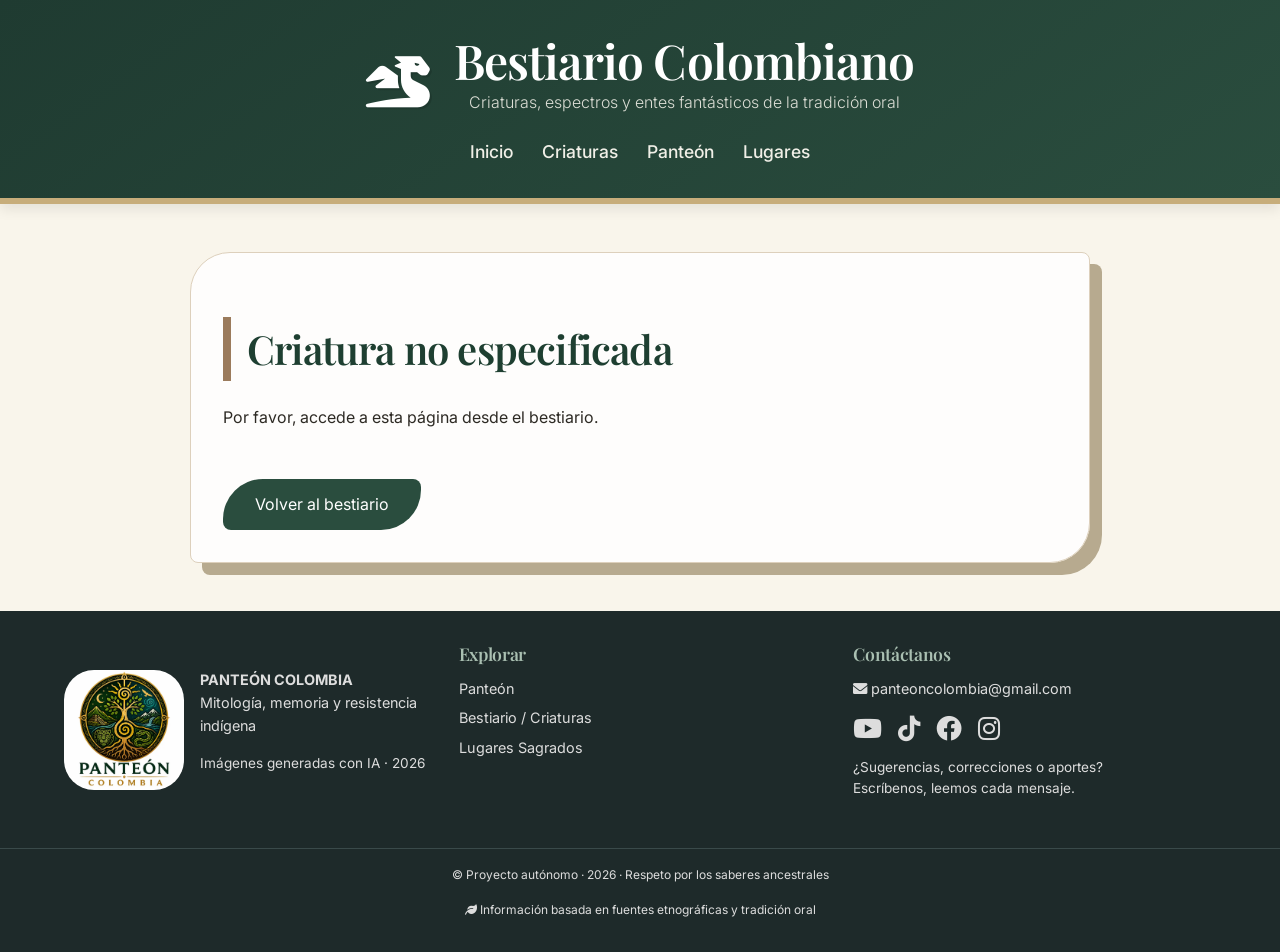
<file: criaturas/criatura.html>
<!doctype html>
<html lang="es">
  <head>
    <meta charset="UTF-8" />
    <meta name="viewport" content="width=device-width, initial-scale=1.0" />
    <title>Detalle de Criatura · Bestiario Colombiano</title>
    <link rel="stylesheet" href="../styles.css" />
    <link
      rel="stylesheet"
      href="https://cdnjs.cloudflare.com/ajax/libs/font-awesome/6.0.0-beta3/css/all.min.css"
    />
    <link rel="preconnect" href="https://fonts.googleapis.com" />
    <link rel="preconnect" href="https://fonts.gstatic.com" crossorigin />
    <link
      href="https://fonts.googleapis.com/css2?family=Inter:opsz,wght@14..32,300..700&family=Playfair+Display:ital,wght@0,400..700;1,400..700&display=swap"
      rel="stylesheet"
    />
  </head>
  <body>
    <header>
      <div class="container">
        <div class="logo-area">
          <i class="fas fa-dragon logo-icon"></i>
          <div class="site-title">
            <h1>Bestiario Colombiano</h1>
            <p>Criaturas, espectros y entes fantásticos de la tradición oral</p>
          </div>
        </div>
        <nav>
          <ul>
            <li><a href="../index.html">Inicio</a></li>
            <li><a href="index.html">Criaturas</a></li>
            <li><a href="../panteon/index.html">Panteón</a></li>
            <li><a href="../lugares/index.html">Lugares</a></li>
          </ul>
        </nav>
      </div>
    </header>

    <main class="container">
      <div id="detalle-criatura" class="detalle-container">
        <!-- Aquí se inyectará el contenido dinámicamente -->
      </div>
    </main>

    <script src="../js/footer-component.js" defer></script>

    <footer-mitologia></footer-mitologia>

    <!-- Cargar la base de datos de criaturas -->
    <script src="../js/criaturas.js"></script>

    <script>
      const urlParams = new URLSearchParams(window.location.search);
      const nombreCriatura = urlParams.get("nombre");
      const contenedor = document.getElementById("detalle-criatura");

      if (nombreCriatura) {
        const criatura = obtenerCriaturaPorId(nombreCriatura);
        if (criatura) {
          // Usar la imagen real o un placeholder si no existe
          const imagenSrc =
            criatura.imagen || "../img/criaturas/placeholder.png";

          let html = `
            <img src="${imagenSrc}" alt="${criatura.nombre}" class="detalle-imagen">
            <h2 class="detalle-titulo">${criatura.nombre}</h2>
            <span class="detalle-cultura">${criatura.cultura}</span>
            <div class="detalle-descripcion">
              ${criatura.descripcion}
            </div>
            <div class="atributos-detalle">
          `;

          // Mostrar todos los atributos con sus iconos
          for (let i = 0; i < criatura.atributos.length; i++) {
            const icono = criatura.iconos[i] || "fa-star";
            html += `<span><i class="fas ${icono}"></i> ${criatura.atributos[i]}</span>`;
          }
          html += `</div>`;
          html += `<a href="index.html" class="boton-volver"><i class="fas fa-arrow-left"></i> Volver al bestiario</a>`;

          contenedor.innerHTML = html;
        } else {
          contenedor.innerHTML = `
            <h2 class="detalle-titulo">Criatura no encontrada</h2>
            <p>Lo sentimos, no tenemos información sobre esta criatura.</p>
            <a href="index.html" class="boton-volver">Volver al bestiario</a>
          `;
        }
      } else {
        contenedor.innerHTML = `
          <h2 class="detalle-titulo">Criatura no especificada</h2>
          <p>Por favor, accede a esta página desde el bestiario.</p>
          <a href="index.html" class="boton-volver">Volver al bestiario</a>
        `;
      }
    </script>
  </body>
</html>
</file>
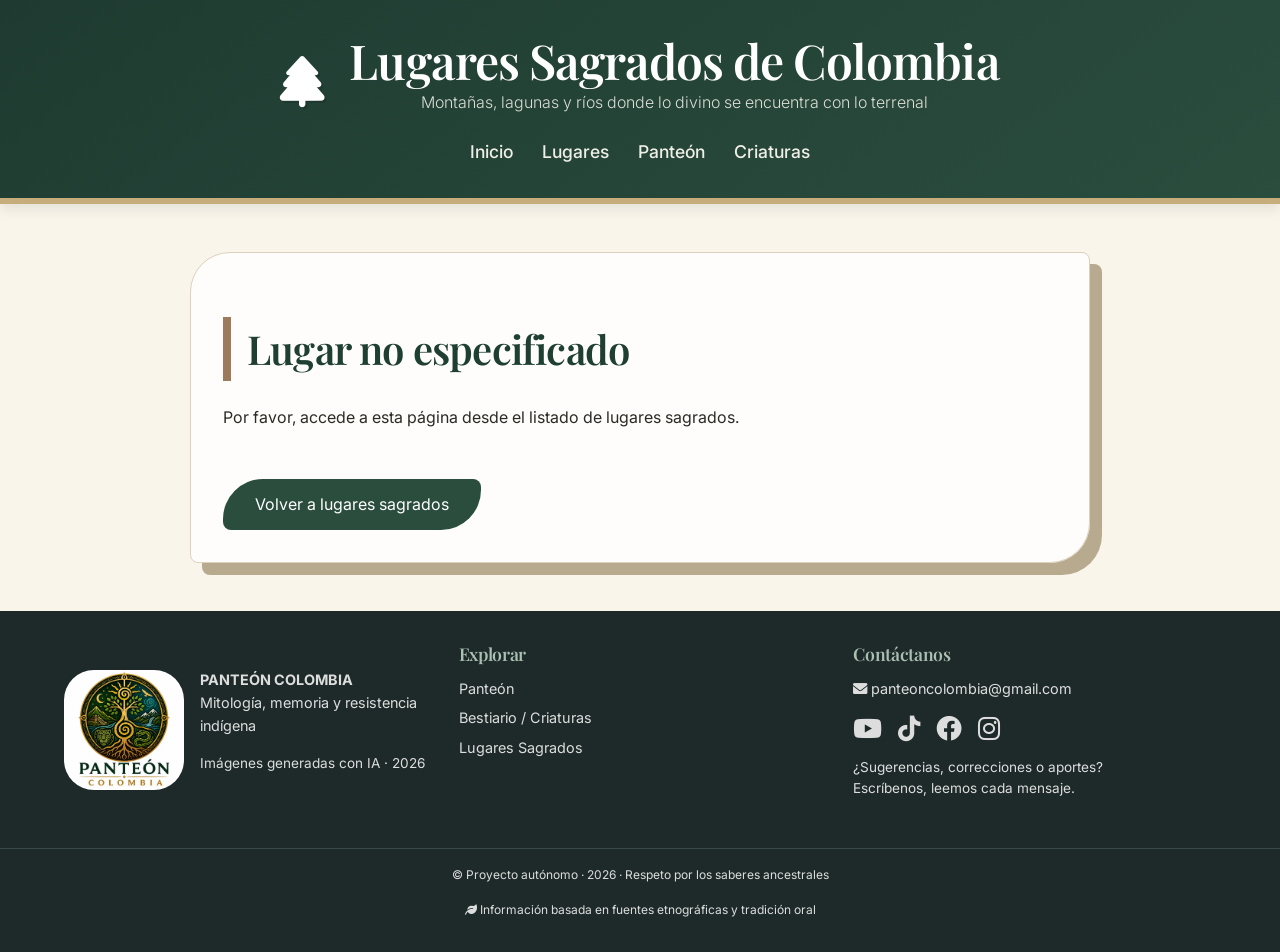
<file: lugares/lugar.html>
<!doctype html>
<html lang="es">
  <head>
    <meta charset="UTF-8" />
    <meta name="viewport" content="width=device-width, initial-scale=1.0" />
    <title>Lugar Sagrado · Mitología Colombiana</title>
    <link rel="stylesheet" href="../styles.css" />
    <link
      rel="stylesheet"
      href="https://cdnjs.cloudflare.com/ajax/libs/font-awesome/6.0.0-beta3/css/all.min.css"
    />
    <link
      href="https://fonts.googleapis.com/css2?family=Inter:opsz,wght@14..32,300..700&family=Playfair+Display:ital,wght@0,400..700;1,400..700&display=swap"
      rel="stylesheet"
    />
    
  </head>
  <body>
    <header>
      <div class="container">
        <div class="logo-area">
          <i class="fas fa-tree logo-icon"></i>
          <div class="site-title">
            <h1>Lugares Sagrados de Colombia</h1>
            <p>
              Montañas, lagunas y ríos donde lo divino se encuentra con lo
              terrenal
            </p>
          </div>
        </div>
        <nav>
          <ul>
            <li><a href="../index.html">Inicio</a></li>
            <li><a href="index.html">Lugares</a></li>
            <li><a href="../panteon/index.html">Panteón</a></li>
            <li><a href="../criaturas/index.html">Criaturas</a></li>
          </ul>
        </nav>
      </div>
         </header>

    <main class="container">
      <div id="detalle-lugar" class="detalle-container">
        <!-- Aquí se inyectará el contenido dinámicamente -->
      </div>
    </main>

    <script src="../js/footer-component.js" defer></script>

    <footer-mitologia></footer-mitologia>

    <script src="../js/lugares.js"></script>
    <script>
      const urlParams = new URLSearchParams(window.location.search);
      const nombreLugar = urlParams.get("nombre");
      const contenedor = document.getElementById("detalle-lugar");

      if (nombreLugar) {
        const lugar = obtenerLugarPorId(nombreLugar);
        if (lugar) {
          let html = `
                    <img src="${lugar.imagen || "../img/lugares/placeholder.png"}" alt="${lugar.nombre}" class="detalle-imagen">
                    <h2 class="detalle-titulo">${lugar.nombre}</h2>
                    <span class="detalle-cultura">${lugar.cultura}</span>
                    <div class="detalle-descripcion">${lugar.descripcion}</div>
                    <div class="atributos-detalle">
                `;
          for (let i = 0; i < lugar.atributos.length; i++) {
            const icono = lugar.iconos[i] || "fa-star";
            html += `<span><i class="fas ${icono}"></i> ${lugar.atributos[i]}</span>`;
          }
          html += `</div>`;
          html += `<a href="index.html" class="boton-volver"><i class="fas fa-arrow-left"></i> Volver a lugares sagrados</a>`;
          contenedor.innerHTML = html;
        } else {
          contenedor.innerHTML = `
                    <h2 class="detalle-titulo">Lugar no encontrado</h2>
                    <p>Lo sentimos, no tenemos información sobre este lugar sagrado.</p>
                    <a href="index.html" class="boton-volver">Volver a lugares sagrados</a>
                `;
        }
      } else {
        contenedor.innerHTML = `
                <h2 class="detalle-titulo">Lugar no especificado</h2>
                <p>Por favor, accede a esta página desde el listado de lugares sagrados.</p>
                <a href="index.html" class="boton-volver">Volver a lugares sagrados</a>
            `;
      }
    </script>
  </body>
</html>
</file>
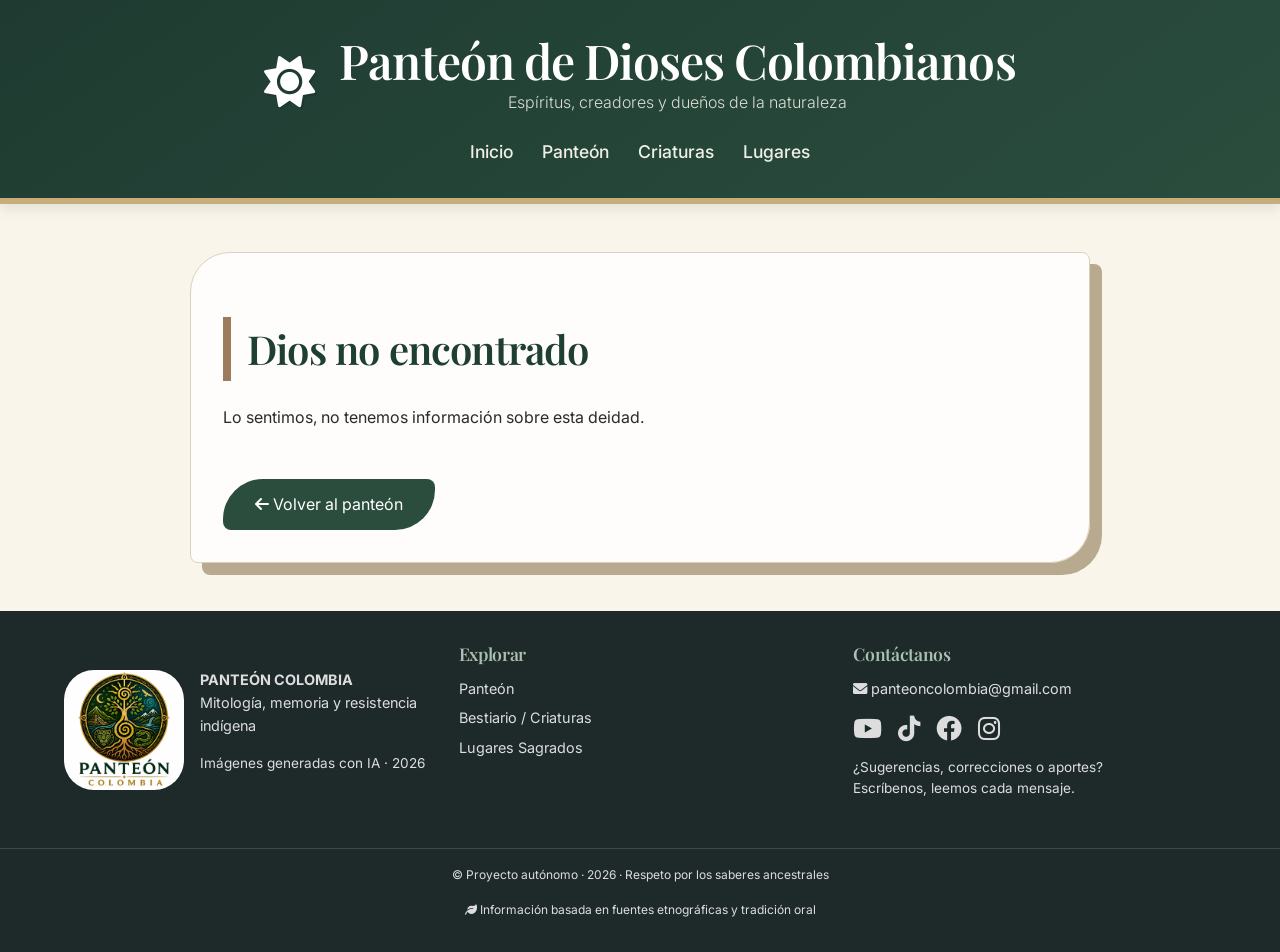
<file: panteon/dios.html>
<!doctype html>
<html lang="es">
  <head>
    <meta charset="UTF-8" />
    <meta name="viewport" content="width=device-width, initial-scale=1.0" />
    <title>Detalle del Dios · Panteón Colombiano</title>
    <link rel="stylesheet" href="../styles.css" />
    <link
      rel="stylesheet"
      href="https://cdnjs.cloudflare.com/ajax/libs/font-awesome/6.0.0-beta3/css/all.min.css"
    />
    <link rel="preconnect" href="https://fonts.googleapis.com" />
    <link rel="preconnect" href="https://fonts.gstatic.com" crossorigin />
    <link
      href="https://fonts.googleapis.com/css2?family=Inter:opsz,wght@14..32,300..700&family=Playfair+Display:ital,wght@0,400..700;1,400..700&display=swap"
      rel="stylesheet"
    />
    
  </head>
  <body>
    <header>
      <div class="container">
        <div class="logo-area">
          <i class="fas fa-sun logo-icon"></i>
          <div class="site-title">
            <h1>Panteón de Dioses Colombianos</h1>
            <p>Espíritus, creadores y dueños de la naturaleza</p>
          </div>
        </div>
        <nav>
          <ul>
            <li><a href="../index.html">Inicio</a></li>
            <li><a href="index.html">Panteón</a></li>
            <li><a href="../criaturas/index.html">Criaturas</a></li>
            <li><a href="../lugares/index.html">Lugares</a></li>
          </ul>
        </nav>
      </div>
        </header>

    <main class="container">
      <div id="detalle-dios" class="detalle-container">
        <!-- Aquí se inyectará el contenido dinámicamente -->
      </div>
    </main>
    <script src="../js/footer-component.js" defer></script>

    <footer-mitologia></footer-mitologia>
       <script src="../js/dioses.js"></script>
    <script>
      // Obtener el parámetro 'nombre' de la URL
      const urlParams = new URLSearchParams(window.location.search);
      const nombreDios = urlParams.get("nombre");

      const contenedor = document.getElementById("detalle-dios");

      if (nombreDios && dioses[nombreDios]) {
        const dios = dioses[nombreDios];
        let html = `
                <img src="${dios.imagen}" alt="${dios.nombre}" class="detalle-imagen">
                <h2 class="detalle-titulo">${dios.nombre}</h2>
                <span class="detalle-cultura">${dios.cultura}</span>
                <div class="detalle-descripcion">${dios.descripcion}</div>
                <div class="atributos-detalle">
            `;
        for (let i = 0; i < dios.atributos.length; i++) {
          html += `<span><i class="fas ${dios.iconos[i] || "fa-star"}"></i> ${dios.atributos[i]}</span>`;
        }
        html += `</div>`;
        html += `<a href="index.html" class="boton-volver"><i class="fas fa-arrow-left"></i> Volver al panteón</a>`;

        contenedor.innerHTML = html;
      } else {
        contenedor.innerHTML = `
                <h2 class="detalle-titulo">Dios no encontrado</h2>
                <p>Lo sentimos, no tenemos información sobre esta deidad.</p>
                <a href="index.html" class="boton-volver"><i class="fas fa-arrow-left"></i> Volver al panteón</a>
            `;
      }
    </script>
  </body>
</html>
</file>
<file: styles.css>
/* ===== styles.css ===== */
/* Estilos para el Panteón de Dioses Colombianos */
/* Diseño orgánico, inspirado en textiles y tierra */

:root {
    --color-fondo: #f9f5eb;
    --color-texto: #2d2a24;
    --color-primario: #2a4d3e;
    --color-primario-oscuro: #1f3b31;
    --color-primario-claro: #3a5a4b;
    --color-accento: #9b7b5c;
    --color-accento-claro: #c7ad7b;
    --color-marca-agua: #e1d7c6;
    --color-tarjeta: #ffffffd9;
    --color-borde: #ddd0bc;
    --color-sombra: #b7aa8f;
    --color-marron-suave: #5e4b3a;
    --color-wayuu: #c29f68;
    --color-amazonia: #2d5a3d;
    --fuente-titulos: 'Playfair Display', serif;
    --fuente-cuerpo: 'Inter', sans-serif;
    --sombra-caja: 6px 6px 0 var(--color-sombra);
    --sombra-caja-hover: 12px 12px 0 #9f8e78;
    --borde-redondo: 28px 8px 28px 8px;
    --transicion: 0.2s ease;
}

/* ----- RESET / BASE ----- */
* {
    margin: 0;
    padding: 0;
    box-sizing: border-box;
}

body {
    font-family: var(--fuente-cuerpo);
    background-color: var(--color-fondo);
    color: var(--color-texto);
    line-height: 1.6;
    scroll-behavior: smooth;
}

h1, h2, h3, h4 {
    font-family: var(--fuente-titulos);
    font-weight: 600;
    letter-spacing: -0.02em;
}

h1 {
    font-size: 3rem;
    color: var(--color-primario);
    line-height: 1.2;
}

header .site-title h1 {
    color: #ffffff;
}

h2 {
    font-size: 2.2rem;
    border-left: 8px solid var(--color-accento);
    padding-left: 1rem;
    margin: 2rem 0 1.5rem;
    color: var(--color-primario-claro);
}

h3 {
    font-size: 1.5rem;
    color: var(--color-marron-suave);
    margin-bottom: 0.5rem;
}

h4 {
    font-size: 1.8rem;
    color: #1e3f31;
    margin-bottom: 0.2rem;
    line-height: 1.2;
}

p {
    margin-bottom: 1rem;
}

a {
    color: inherit;
    text-decoration: none;
}

img {
    max-width: 100%;
    height: auto;
    display: block;
}

/* ----- CONTENEDOR PRINCIPAL ----- */
.container {
    max-width: 1300px;
    margin: 0 auto;
    padding: 0 2rem;
}

/* ----- HEADER ----- */
header {
    background: linear-gradient(145deg, var(--color-primario-oscuro) 0%, var(--color-primario) 100%);
    color: #f0efe7;
    padding: 2rem 0 1.5rem;
    border-bottom: 6px solid var(--color-accento-claro);
    box-shadow: 0 6px 12px rgba(0,0,0,0.08);
}

header .container {
    display: flex;
    flex-direction: column;
    align-items: center;
    text-align: center;
}

.logo-area {
    display: flex;
    align-items: center;
    gap: 1.5rem;
}

.logo-icon {
    font-size: 3.2rem;
    color: #ffffff;
    text-shadow: 2px 2px 0 #00000020;
}

.site-title p {
    font-size: 1rem;
    font-weight: 300;
    opacity: 0.9;
}


/* ----- NAVEGACIÓN ----- */
nav ul {
    display: flex;
    gap: 1.8rem;
    list-style: none;
    flex-wrap: wrap;
    justify-content: center;
}

nav a {
    color: #f0efe7;
    font-weight: 500;
    font-size: 1.1rem;
    padding: 0.4rem 0;
    border-bottom: 2px solid transparent;
    transition: border-color var(--transicion), color var(--transicion);
}

nav a:hover {
    border-bottom-color: #e9c78c;
    color: #ffefcf;
}

/* ----- COMPONENTES COMUNES ----- */
.subtitulo {
    font-size: 1.3rem;
    font-weight: 300;
    color: #5f6b5f;
    margin-top: -0.5rem;
    margin-bottom: 2rem;
}

.intro-card {
    background: #e9e0d0;
    padding: 2rem 2.5rem;
    border-radius: 40px 8px 40px 8px;
    margin: 2.5rem 0 3rem;
    box-shadow: 12px 12px 0 var(--color-sombra);
    border: 1px solid #d8cbb3;
}

.intro-card p {
    font-size: 1.18rem;
    max-width: 900px;
}

.respeto-note {
    background: #d4c5ac;
    padding: 1.5rem 2rem;
    border-radius: 12px;
    font-style: italic;
    border-left: 10px solid #4f6d5c;
    margin: 2rem 0 3rem;
    color: #1f3b2d;
    font-weight: 400;
}

/* Bloque destacado para culturas (Sierra, Amazonía, Pacífico y los 3 principales muiscas) */
.cultura-block {
    background: #efeadb;
    padding: 2rem;
    border-radius: 40px 8px 40px 8px;
    margin: 3rem 0;
    border: 2px solid #cbb89b;
}

/* Variante para Amazonía (fondo especial) */
#amazonia .cultura-block {
    background: #ced9c7;
}

/* Variante para Pacífico (tono cálido) */
#pacifico .cultura-block {
    background: #c9b8a8;
}

/* Deity grid dentro de cultura-block usa flex para centrar mejor */
.cultura-block .deity-grid {
    display: flex;
    justify-content: center;
    flex-wrap: wrap;
    gap: 2rem;
    margin: 2rem 0 3rem;
}

/* ----- GRID DE DEIDADES (TARJETAS) ----- */
.deity-grid {
    display: grid;
    grid-template-columns: repeat(auto-fill, 280px);
    justify-content: center;
    gap: 2rem;
    margin: 2rem 0 3rem;
}

.deity-card {
    width: 280px;
    background: var(--color-tarjeta);
    backdrop-filter: blur(2px);
    border: 1px solid var(--color-borde);
    border-radius: var(--borde-redondo);
    padding: 1.6rem 1.2rem 1.2rem;
    transition: transform var(--transicion), box-shadow var(--transicion);
    box-shadow: var(--sombra-caja);
    display: flex;
    flex-direction: column;
    cursor: pointer;
}

.deity-card:hover {
    transform: translate(-3px, -3px);
    box-shadow: var(--sombra-caja-hover);
}

/* Imagen dentro de la tarjeta */
.deity-img {
    width: 100%;
    height: 140px;
    background-color: #b7b7a7;
    border-radius: 24px 4px 24px 4px;
    margin-bottom: 1.2rem;
    display: flex;
    align-items: center;
    justify-content: center;
    overflow: hidden;
    border: 2px solid #7e9a86;
}

.deity-img img {
    width: 100%;
    height: 100%;
    object-fit: cover;
    background: #5f735f;
}

/* Etiqueta de cultura */
.culture-badge {
    display: inline-block;
    background: #7b6b54;
    color: #fcf7ef;
    font-size: 0.75rem;
    font-weight: 600;
    padding: 0.3rem 0.9rem;
    border-radius: 30px;
    letter-spacing: 0.5px;
    margin: 0.5rem 0 0.8rem;
    text-transform: uppercase;
    align-self: flex-start;
}

/* Descripción limitada a 3 líneas */
.deity-desc {
    font-size: 0.98rem;
    color: #2b3f31;
    margin-bottom: 1rem;
    flex: 1;
    display: -webkit-box;
    -webkit-line-clamp: 3;
    line-clamp: 3;
    -webkit-box-orient: vertical;
    overflow: hidden;
    text-overflow: ellipsis;
    min-height: 4.5rem;
}

/* Atributos (iconos + texto) */
.atributos {
    font-size: 0.9rem;
    color: #705e48;
    border-top: 1px dashed #c8b69f;
    padding-top: 0.7rem;
    margin-top: auto;
}

.atributos i {
    width: 1.4rem;
    color: #486854;
}

/* ----- FOOTER ----- */
footer {
    background-color: #1e2a2a;
    color: #ddd;
    padding: 2rem 0 1rem 0;
    font-size: 0.9rem;
}
footer .container {
    display: grid;
    grid-template-columns: repeat(auto-fit, minmax(220px, 1fr));
    gap: 2rem;
    max-width: 1200px;
    margin: 0 auto;
    padding: 0 1.5rem;
}
.footer-col h4 {
    color: #aac0b2;
    margin-bottom: 0.8rem;
    font-size: 1.1rem;
}
.footer-col ul {
    list-style: none;
    padding: 0;
}
.footer-col ul li {
    margin-bottom: 0.4rem;
}
.footer-col a {
    color: #ddd;
    text-decoration: none;
}
.footer-col a:hover {
    color: #d4a373;
    text-decoration: underline;
}
.social-icons {
    display: flex;
    gap: 1rem;
    margin: 0.8rem 0;
}
.social-icons i {
    font-size: 1.6rem;
    transition: transform 0.2s;
}
.social-icons a:hover i {
    transform: scale(1.1);
    color: #d4a373;
}
.footer-bottom {
    text-align: center;
    margin-top: 2rem;
    padding-top: 1rem;
    border-top: 1px solid #3a4a4a;
    font-size: 0.75rem;
}

/* ----- RESPONSIVE (MÓVILES) ----- */
@media (max-width: 768px) {
    h1 {
        font-size: 2.5rem;
    }
    h2 {
        font-size: 1.9rem;
    }
    header .container {
        flex-direction: column;
        align-items: center;
        gap: 1rem;
    }
    nav ul {
        gap: 1rem;
    }
    .deity-grid {
        grid-template-columns: repeat(auto-fill, 240px);
        gap: 1.5rem;
    }
    .deity-card {
        width: 240px;
    }
    .intro-card, .respeto-note {
        padding: 1.5rem;
    }
}

@media (max-width: 480px) {
    .container {
        padding: 0 1rem;
    }
    h1 {
        font-size: 2rem;
    }
    h2 {
        font-size: 1.7rem;
    }
    .logo-area {
        flex-wrap: wrap;
        justify-content: center;
    }
    .deity-grid {
        grid-template-columns: 1fr;
    }
    .deity-card {
        width: 100%;
        padding: 1rem;
    }
    .cultura-block {
        padding: 1rem;
    }
    footer .container {
        flex-direction: column;
        text-align: center;
    }
}

/* ----- UTILIDADES ----- */
.mt-2 { margin-top: 0.5rem; }
.mt-4 { margin-top: 1.5rem; }
.mb-2 { margin-bottom: 0.5rem; }
.text-center { text-align: center; }

h2 i {
    margin-right: 0.7rem;
    color: #b37b48;
}

/* ===== ESTILOS PARA LA PÁGINA DE DETALLE (dios.html) ===== */
.detalle-container {
    max-width: 900px;
    margin: 3rem auto;
    padding: 2rem;
    background: #ffffffd9;
    border-radius: 40px 8px 40px 8px;
    box-shadow: 12px 12px 0 #b7aa8f;
    border: 1px solid #ddd0bc;
}

.detalle-imagen {
    width: 100%;
    max-height: auto;
    object-fit: contain;
    border-radius: 24px 4px 24px 4px;
    margin-bottom: 2rem;
    border: 2px solid #7e9a86;
}

.detalle-titulo {
    font-size: 2.5rem;
    color: #1e3f31;
    border-left: 8px solid #9b7b5c;
    padding-left: 1rem;
    font-family: 'Playfair Display', serif;
}

.detalle-cultura {
    display: inline-block;
    background: #7b6b54;
    color: #fcf7ef;
    padding: 0.3rem 1rem;
    border-radius: 30px;
    font-size: 0.9rem;
    text-transform: uppercase;
    margin: 1rem 0;
    font-family: 'Inter', sans-serif;
}

.detalle-descripcion {
    font-size: 1.2rem;
    line-height: 1.8;
    color: #2d2a24;
    font-family: 'Inter', sans-serif;
}

.detalle-descripcion h3 {
    font-family: 'Playfair Display', serif;
    color: #3a5a4b;
    margin-top: 1.5rem;
    margin-bottom: 0.5rem;
}

.atributos-detalle {
    margin-top: 2rem;
    border-top: 2px dashed #c8b69f;
    padding-top: 1rem;
    display: flex;
    gap: 2rem;
    flex-wrap: wrap;
}

.atributos-detalle span {
    font-size: 1.1rem;
    color: #486854;
    font-family: 'Inter', sans-serif;
}

.atributos-detalle i {
    margin-right: 0.5rem;
    color: #9b7b5c;
}

.boton-volver {
    display: inline-block;
    margin-top: 2rem;
    background: #2a4d3e;
    color: white;
    padding: 0.8rem 2rem;
    border-radius: 40px 8px 40px 8px;
    text-decoration: none;
    transition: 0.2s;
    font-family: 'Inter', sans-serif;
}

.boton-volver:hover {
    background: #1f3b31;
    transform: translate(-2px, -2px);
    box-shadow: 4px 4px 0 #b7aa8f;
}
.nota-destacada {
    background: rgba(255, 255, 255, 0.7);
    padding: 1rem 1.5rem;
    border-radius: 30px;
    margin-bottom: 2rem;
    font-style: italic;
    border-left: 6px solid #9b7b5c;
    color: #1f3b31;
    font-weight: 500;
    box-shadow: 0 4px 8px rgba(0,0,0,0.05);
}

/* Estilos para el menú desplegable */
nav ul {
  list-style: none;
  margin: 0;
  padding: 0;
  display: flex;
  gap: 1.8rem;
  flex-wrap: wrap;
  justify-content: center;
  position: relative;
}
nav li {
  position: relative;
}
nav li a {
  display: block;
  color: #f0efe7;
  font-weight: 500;
  font-size: 1.1rem;
  padding: 0.4rem 0;
  border-bottom: 2px solid transparent;
  transition:
    border-color 0.2s ease,
    color 0.2s ease;
  text-decoration: none;
}
nav li a:hover {
  border-bottom-color: #e9c78c;
  color: #ffefcf;
}
nav .dropdown-menu {
  display: none;
  position: absolute;
  top: 100%;
  left: 0;
  background: linear-gradient(145deg, #1f3b31 0%, #2a4d3e 100%);
  border-radius: 0 0 8px 8px;
  box-shadow: 0 4px 8px rgba(0, 0, 0, 0.2);
  min-width: 180px;
  z-index: 1000;
  padding: 0.5rem 0;
  list-style: none;
}
nav .dropdown-menu li {
  width: 100%;
}
nav .dropdown-menu li a {
  padding: 0.6rem 1rem;
  border-bottom: none;
  font-size: 0.95rem;
  white-space: nowrap;
}
nav .dropdown-menu li a:hover {
  background: rgba(255, 255, 255, 0.1);
  border-bottom: none;
}
nav .dropdown:hover .dropdown-menu {
  display: block;
}
nav .dropdown.show .dropdown-menu {
  display: block;
}

/* Estilos específicos para la página de inicio */
        .hero {
            text-align: center;
            padding: 3rem 1rem;
            background: linear-gradient(145deg, #1f3b31 0%, #2b5543 100%);
            color: white;
            margin-bottom: 2rem;
            border-radius: 0 0 40px 40px;
        }
        .hero h1 {
            color: white;
            font-size: 3.5rem;
            text-shadow: 2px 2px 0 #9b7b5c;
        }
        .hero p {
            font-size: 1.3rem;
            max-width: 800px;
            margin: 1rem auto;
            opacity: 0.9;
        }
        .menu-grid {
            display: grid;
            grid-template-columns: repeat(auto-fit, minmax(280px, 1fr));
            gap: 2rem;
            margin: 3rem 0;
        }
        .menu-card {
            background: #ffffffd9;
            border: 1px solid #ddd0bc;
            border-radius: 28px 8px 28px 8px;
            padding: 2rem 1.5rem;
            box-shadow: 8px 8px 0 #b7aa8f;
            transition: transform 0.2s, box-shadow 0.2s;
            text-align: center;
            color: #2d2a24;
            text-decoration: none;
            display: block;
        }
        .menu-card:hover {
            transform: translate(-5px, -5px);
            box-shadow: 15px 15px 0 #9f8e78;
        }
        .menu-card i {
            font-size: 4rem;
            color: #2a4d3e;
            margin-bottom: 1rem;
        }
        .menu-card h2 {
            font-size: 2.2rem;
            border-left: none;
            margin: 0.5rem 0;
            color: #2a4d3e;
        }
        .menu-card p {
            font-size: 1rem;
            color: #5e4b3a;
        }
        @media (max-width: 600px) {
            .hero h1 { font-size: 2.5rem; }
        }
</file>
